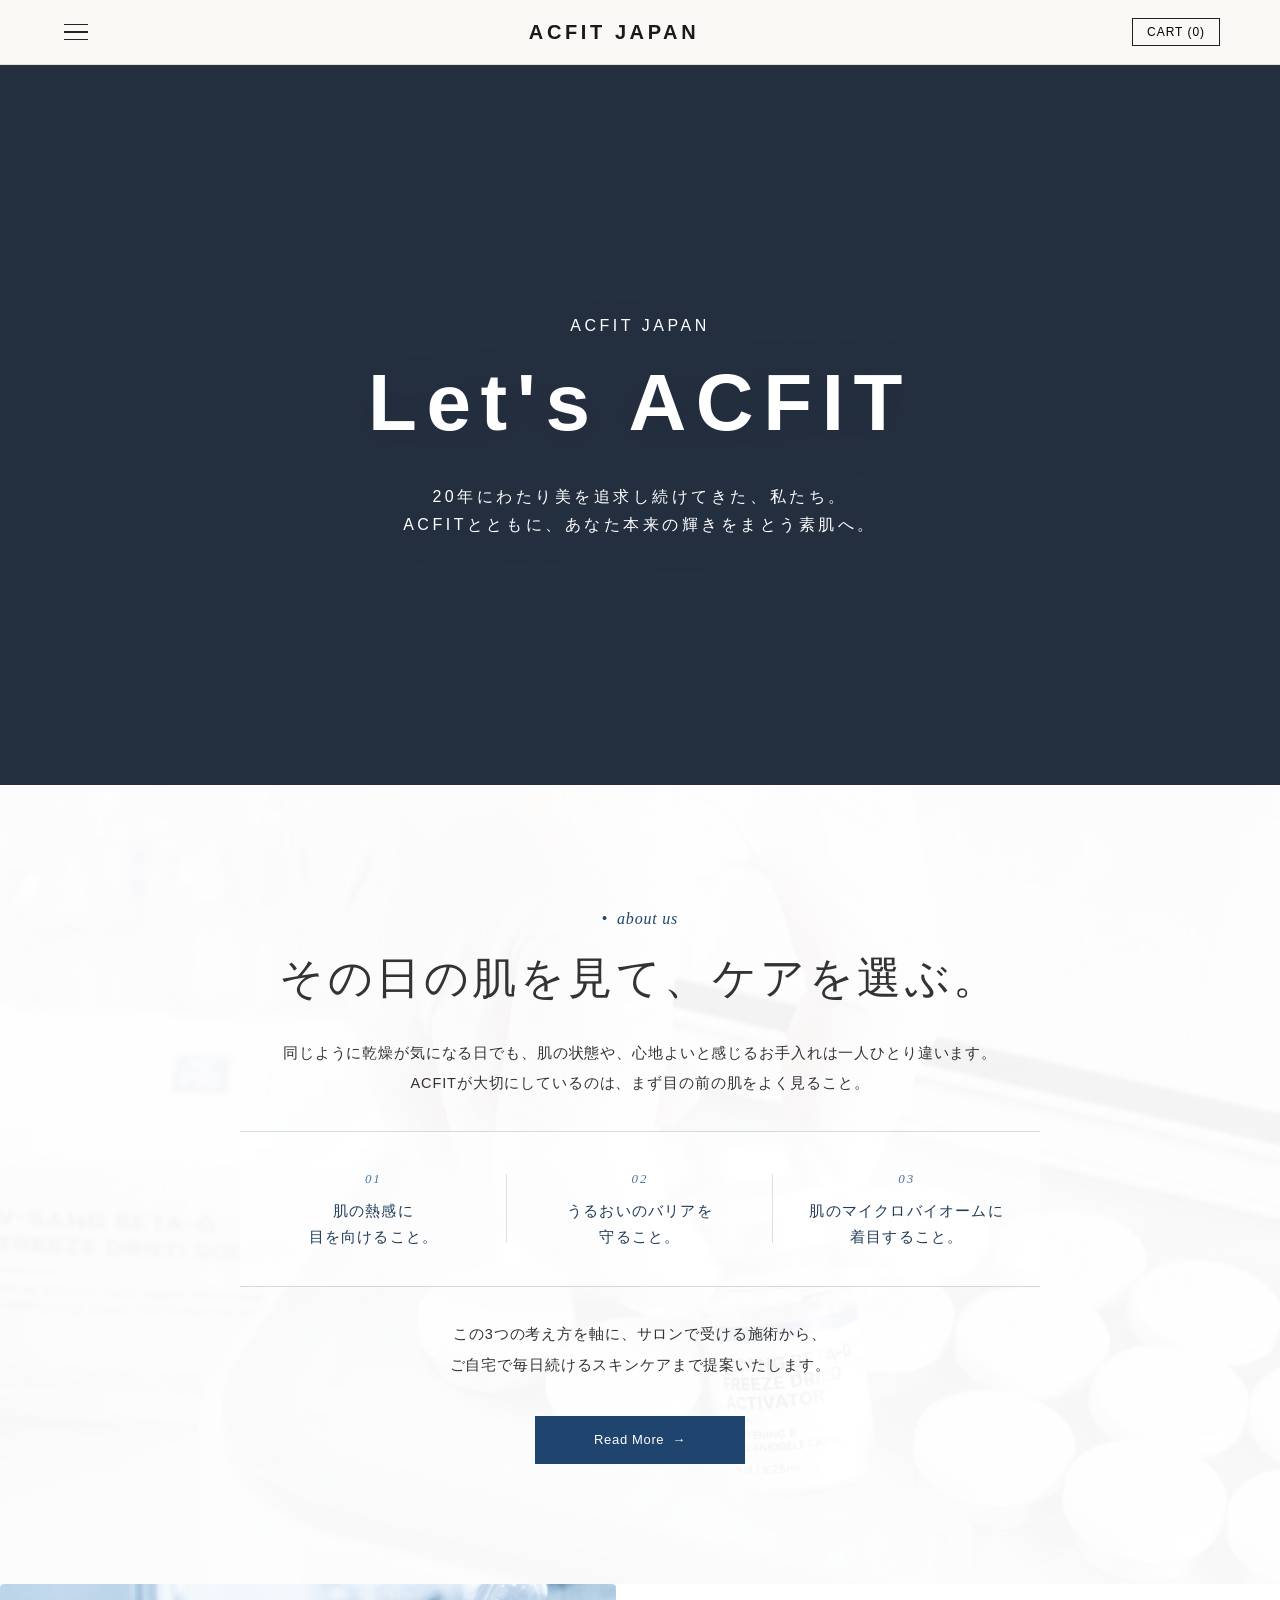
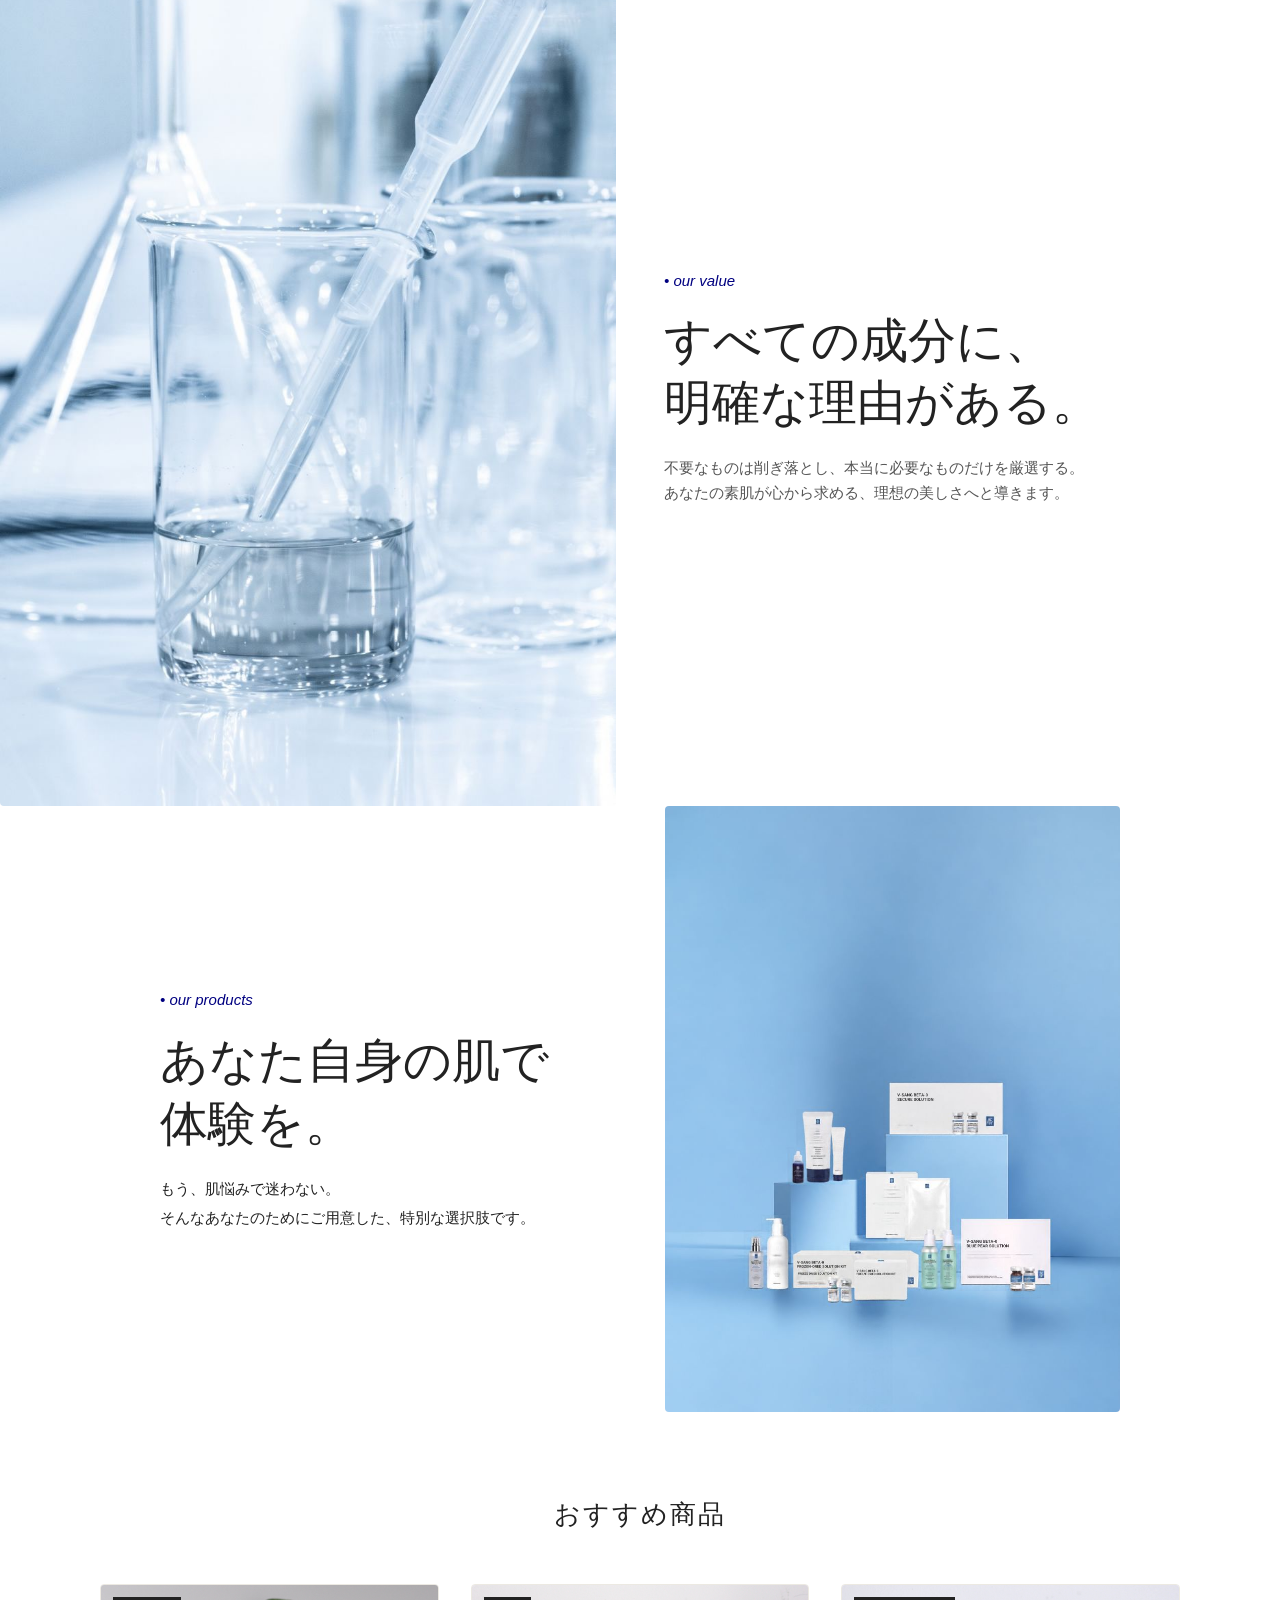
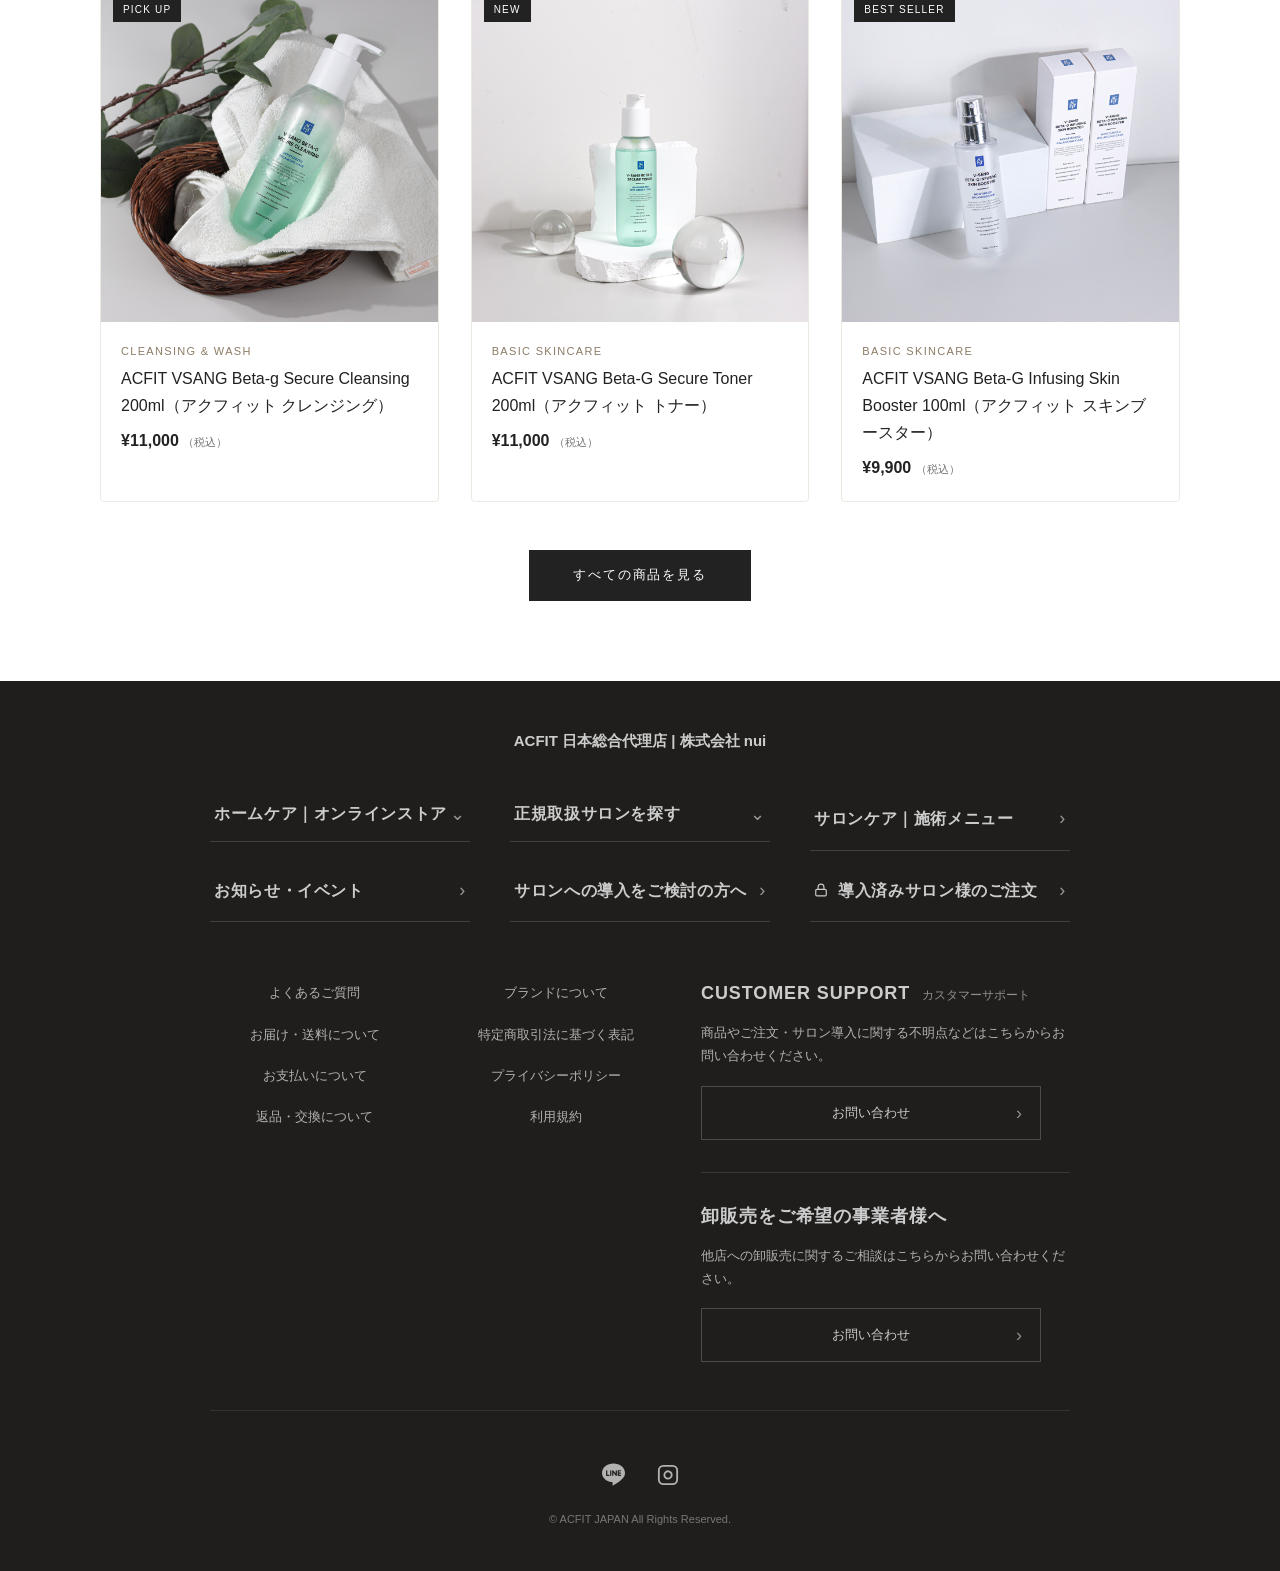
<file: acfit-page2/index.html>
<!DOCTYPE html>
<html lang="ja">
<head>
  <meta charset="UTF-8">
  <meta name="viewport" content="width=device-width, initial-scale=1.0">
  <title>ACFIT JAPAN | 公式オンラインストア</title>
  <link rel="stylesheet" href="css/style.css">
</head>
<body>
 <section class="hero-section2">
  <!-- 動画ラッパー -->
  <div class="hero-video-wrap">
    <!-- videoタグ自体に直接 src を書く方法（推奨） -->
<video class="hero-bg-video" autoplay muted loop playsinline src="videos/acfit.mp4"></video>
    <div class="hero-overlay"></div>
  </div>

  <!-- 前面画像 -->
  <div class="hero-content hero-center-img">
    <p>ACFIT JAPAN</p>
      <h1 class="fs50 bold">Let's ACFIT</h1>
      <p class="m10">20年にわたり美を追求し続けてきた、私たち。<br>
        ACFITとともに、あなた本来の輝きをまとう素肌へ。</p>
      <!-- <a href="products.html" class="btn-outline-white">商品一覧を見る</a> -->

  </div>
</section>

  <!-- ヒーローエリア -->
  <!-- <section class="hero-section">
    <div class="hero-content">
      <p>ACFIT JAPAN</p>
      <h1 class="fs50 bold">Let's ACFIT</h1>
      <p class="m10">20年にわたり美を追求し続けてきた、私たち。<br>
        ACFITとともに、あなた本来の輝きをまとう素肌へ。</p>
    </div>
  </section> -->

    <section class="about-hero-section">
  <div class="about-hero-inner">
    <span class="about-hero-subtitle">about us</span>
    <h2 class="about-hero-title">その日の肌を見て、ケアを選ぶ。</h2>

    <p class="about-hero-lead">
      同じように乾燥が気になる日でも、肌の状態や、心地よいと感じるお手入れは一人ひとり違います。<br class="pc-only">
      ACFITが大切にしているのは、まず目の前の肌をよく見ること。
    </p>

    <!-- 3つの軸（01〜03の繊細な仕切りデザイン） -->
    <ul class="about-pillars">
      <li>
        <span class="pillar-num">01</span>
        <p class="pillar-text">肌の熱感に<br>目を向けること。</p>
      </li>
      <li>
        <span class="pillar-num">02</span>
        <p class="pillar-text">うるおいのバリアを<br>守ること。</p>
      </li>
      <li>
        <span class="pillar-num">03</span>
        <p class="pillar-text">肌のマイクロバイオームに<br>着目すること。</p>
      </li>
    </ul>

    <p class="about-hero-closing">
      この3つの考え方を軸に、サロンで受ける施術から、<br class="pc-only">
      ご自宅で毎日続けるスキンケアまで提案いたします。
    </p>

    <a href="salon-menu.html" class="about-hero-btn">
      Read More <span class="arrow">→</span>
    </a>
  </div>
</section>



  <!-- ブランド説明 -->
  <div class="concept-grid">
        <div class="concept-img">
          <img src="images/2.jpg" alt="ブランドコンセプト" class="img-pc">
          <img src="images/2_sp.jpg" alt="ブランドコンセプト" class="img-sp">
        </div>
        <div class="concept-text">
          <p class="fs10 italic" style="color: navy;">• our value</p>
          <h3 class="mincho fs30">すべての成分に、<br>明確な理由がある。</h3>
          <p>不要なものは削ぎ落とし、本当に必要なものだけを厳選する。<br>
            あなたの素肌が心から求める、理想の美しさへと導きます。</p>
        </div>
      </div>
    <div class="container3">
      <div class="concept-grid3">
        <div class="concept-img3">
          <img src="images/3.jpg" alt="ブランドコンセプト" class="img-pc">
          <img src="images/3_sp.jpg" alt="ブランドコンセプト" class="img-sp">
        </div>
        <div class="concept-text3">
          <p class="fs10 italic" style="color: navy;">• our products</p>
          <h3 class="mincho fs30">あなた自身の肌で<br>体験を。</h3>
          <p>もう、肌悩みで迷わない。<br>そんなあなたのためにご用意した、特別な選択肢です。</p>
        </div>
      </div>
    </div>
  </section>

  <!-- ピックアップ商品 -->
  <section class="section-block">
    <div class="container">
      <div class="section-title">
        <h2>おすすめ商品</h2>
      </div>
      <div class="pickup-slider-wrap">
        <button type="button" class="pickup-slider-arrow prev" id="pickup-prev" aria-label="前へ">&#10094;</button>
        <div class="product-grid" id="pickup-grid"></div>
        <button type="button" class="pickup-slider-arrow next" id="pickup-next" aria-label="次へ">&#10095;</button>
      </div>
      <div class="center-btn-wrap">
        <a href="products.html" class="btn-dark">すべての商品を見る</a>
      </div>
    </div>
  </section>

  <script src="js/products.js"></script>
  <script>
    document.addEventListener("DOMContentLoaded", () => {
      const rank = getCurrentRank();
      const grid = document.getElementById("pickup-grid");

      // 最初の3商品をピックアップ表示（増やす場合は slice(0, 4) 等に変更）
      const items = Object.values(PRODUCTS_DATA).slice(0, 3);

      grid.innerHTML = items.map(item => `
        <article class="product-card">
          <a href="product.html?id=${item.id}">
            <div class="product-card-thumb">
              ${item.tag ? `<span class="product-badge">${item.tag}</span>` : ""}
              <img src="${item.images[0]}" alt="${item.name}">
            </div>
            <div class="product-card-body">
              <div class="product-cat">${item.category}</div>
              <h3 class="product-card-title">${item.name}</h3>
              <div class="product-card-price">¥${item.prices[rank].toLocaleString()}${item.variants ? "〜" : ""} <small>（税込）</small></div>
            </div>
          </a>
        </article>
      `).join("");

      // SPスライダーの矢印ボタン操作
      const prevBtn = document.getElementById("pickup-prev");
      const nextBtn = document.getElementById("pickup-next");
      if (prevBtn && nextBtn) {
        prevBtn.addEventListener("click", () => {
          const cardWidth = grid.querySelector(".product-card")?.offsetWidth || 260;
          grid.scrollBy({ left: -(cardWidth + 14), behavior: "smooth" });
        });
        nextBtn.addEventListener("click", () => {
          const cardWidth = grid.querySelector(".product-card")?.offsetWidth || 260;
          grid.scrollBy({ left: cardWidth + 14, behavior: "smooth" });
        });
      }
    });
  </script>
</body>
</html>
</file>
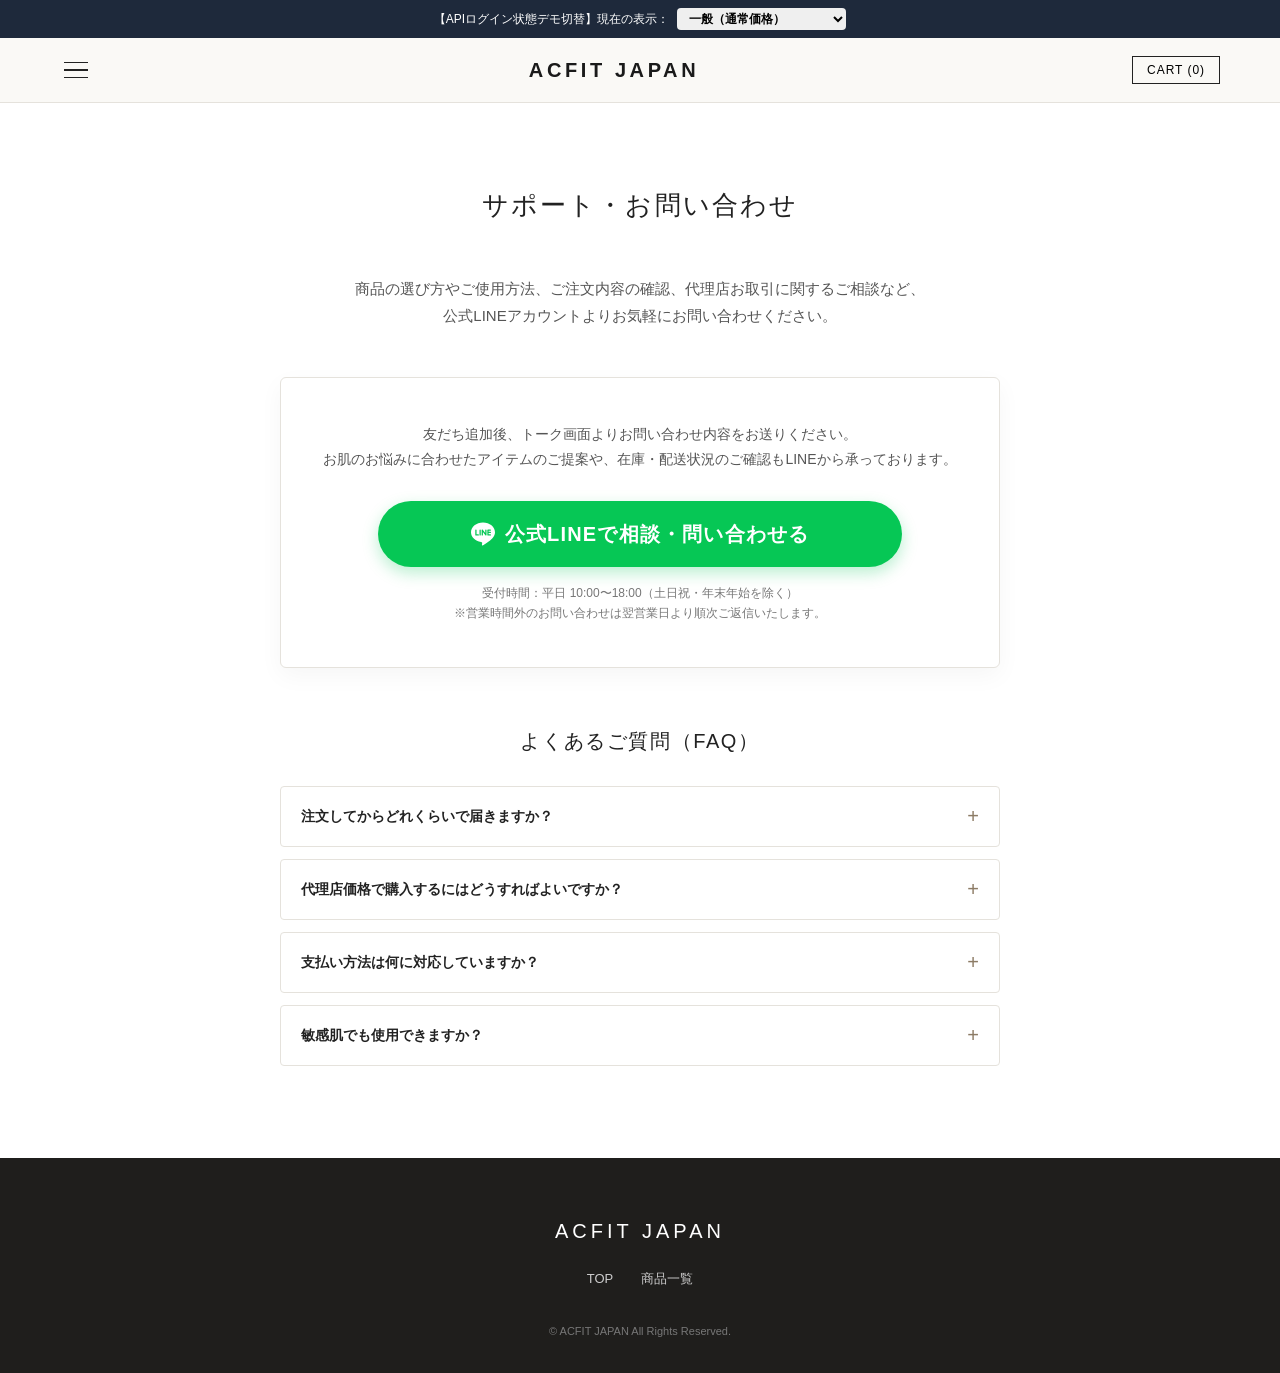
<file: acfit-page/support.html>
<!DOCTYPE html>
<html lang="ja">
<head>
  <meta charset="UTF-8">
  <meta name="viewport" content="width=device-width, initial-scale=1.0">
  <title>サポート・お問い合わせ | ACFIT JAPAN</title>
  <link rel="stylesheet" href="css/style.css">
  <style>
    /* support.html 専用スタイル（既存style.cssのトーンに統一） */
    .support-hero {
      text-align: center;
      max-width: 720px;
      margin: 0 auto 48px;
    }

    .support-hero p {
      font-size: 15px;
      color: #555;
      line-height: 1.8;
    }

    /* LINE公式アカウント誘導カード */
    .line-card {
      max-width: 720px;
      margin: 0 auto 56px;
      background: #fff;
      border: 1px solid #e5e2dc;
      border-radius: 6px;
      padding: 44px 32px;
      text-align: center;
      box-shadow: 0 8px 24px rgba(0, 0, 0, 0.04);
    }

    .line-badge {
      display: inline-block;
      background: #06C755;
      color: #fff;
      font-size: 11px;
      font-weight: 700;
      letter-spacing: 0.12em;
      padding: 4px 12px;
      border-radius: 20px;
      margin-bottom: 16px;
    }

    .line-card h3 {
      font-size: 22px;
      font-weight: 500;
      margin-bottom: 14px;
      line-height: 1.5;
    }

    .line-card .line-lead {
      font-size: 14px;
      color: #555;
      margin-bottom: 28px;
      line-height: 1.8;
    }

    .line-btn {
      display: inline-flex;
      align-items: center;
      justify-content: center;
      gap: 10px;
      background: #06C755;
      color: #fff;
      font-size: 20px;
      font-weight: 600;
      letter-spacing: 0.06em;
      padding: 16px 40px;
      border-radius: 50px;
      box-shadow: 0 6px 16px rgba(6, 199, 85, 0.28);
      transition: transform 0.2s, background 0.2s;
      width: 100%;
      max-width: 80%;
    }
    .sb {
  display: none;
}

    @media screen and (max-width: 767px) {
      .line-btn {
      max-width: 100%;
      font-size: 13px;
      padding: 10px;
      }
    .line-card .line-lead {
      font-size: 10px;
    }
    .sb {
    display: inline;
  }
  .support-hero p {
    font-size: 10px;
  }
  .line-note {
    font-size: 10px;
  }
    }

    .line-btn:hover {
      background: #05b34c;
      transform: translateY(-2px);
    }

    .line-btn svg {
      width: 24px;
      fill: currentColor;
    }

    .line-note {
      margin-top: 16px;
      font-size: 12px;
      color: #777;
    }

    /* 代理店・法人向け案内枠（ランクに応じた表示切替用） */
    .agency-support-box {
      max-width: 720px;
      margin: 0 auto 56px;
      background: #f4f1ea;
      border-left: 4px solid #8c7b65;
      padding: 24px 28px;
      border-radius: 4px;
    }

    .agency-support-box h4 {
      font-size: 16px;
      color: #222;
      margin-bottom: 8px;
    }

    .agency-support-box p {
      font-size: 13px;
      color: #555;
      line-height: 1.7;
    }

    /* よくあるご質問（アコーディオン） */
    .faq-section {
      max-width: 720px;
      margin: 0 auto;
    }

    .faq-title {
      text-align: center;
      font-size: 20px;
      font-weight: 500;
      margin-bottom: 28px;
      letter-spacing: 0.08em;
    }

    .faq-item {
      background: #fff;
      border: 1px solid #e5e2dc;
      border-radius: 4px;
      margin-bottom: 12px;
      overflow: hidden;
    }

    .faq-question {
      width: 100%;
      background: none;
      border: none;
      padding: 18px 20px;
      text-align: left;
      font-size: 14px;
      font-weight: 600;
      color: #222;
      cursor: pointer;
      display: flex;
      justify-content: space-between;
      align-items: center;
      gap: 12px;
    }

    .faq-question::after {
      content: "+";
      font-size: 20px;
      font-weight: 400;
      color: #8c7b65;
      transition: transform 0.2s;
    }

    .faq-item.is-open .faq-question::after {
      content: "−";
    }

    .faq-answer {
      display: none;
      padding: 0 20px 20px;
      font-size: 13px;
      color: #555;
      line-height: 1.8;
      border-top: 1px solid #f2efe9;
      padding-top: 14px;
    }

    .faq-item.is-open .faq-answer {
      display: block;
    }

    @media (max-width: 768px) {
      .line-card {
        padding: 32px 20px;
      }
      .line-card h3 {
        font-size: 19px;
      }
    }
  </style>
</head>
<body>

  <section class="section-block">
    <div class="container">
      <div class="section-title">
        <h2 >サポート・お問い合わせ</h2>
      </div>

      <div class="support-hero">
        <p>商品の選び方やご使用方法、ご注文内容の確認、<br class="sb">代理店お取引に関するご相談など、<br>公式LINEアカウントよりお気軽にお問い合わせください。</p>
      </div>

      <!-- LINE公式アカウント誘導カード -->
      <div class="line-card">
        <p class="line-lead">
          友だち追加後、トーク画面より<br class="sb">お問い合わせ内容をお送りください。<br><br class="sb">
          お肌のお悩みに合わせたアイテムのご提案や、<br class="sb">在庫・配送状況のご確認もLINEから承っております。
        </p>

        <!-- ★本番のLINE友だち追加URL（https://lin.ee/〇〇）に差し替えてください -->
        <a href="https://line.me/R/ti/p/@example" target="_blank" rel="noopener noreferrer" class="line-btn">
          <svg viewBox="0 0 24 24" aria-hidden="true">
            <path d="M19.365 9.863c.349 0 .63.285.63.631 0 .345-.281.63-.63.63H17.61v1.125h1.755c.349 0 .63.283.63.63 0 .344-.281.629-.63.629h-2.386c-.345 0-.627-.285-.627-.629V8.108c0-.345.282-.63.63-.63h2.386c.346 0 .627.285.627.63 0 .349-.281.63-.63.63H17.61v1.125h1.755zm-3.855 3.016c0 .27-.174.51-.432.596-.064.021-.133.031-.199.031-.211 0-.391-.09-.51-.25l-2.443-3.317v2.94c0 .344-.279.629-.631.629-.346 0-.626-.285-.626-.629V8.108c0-.27.173-.51.43-.595.06-.023.136-.033.194-.033.195 0 .375.104.495.254l2.462 3.33V8.108c0-.345.282-.63.63-.63.345 0 .63.285.63.63v4.771zm-5.741 0c0 .344-.282.629-.631.629-.345 0-.627-.285-.627-.629V8.108c0-.345.282-.63.63-.63.346 0 .628.285.628.63v4.771zm-2.466.629H4.917c-.345 0-.63-.285-.63-.629V8.108c0-.345.285-.63.63-.63.348 0 .63.285.63.63v4.141h1.756c.348 0 .629.283.629.63 0 .344-.282.629-.629.629M24 10.314C24 4.943 18.615.572 12 .572S0 4.943 0 10.314c0 4.811 4.27 8.842 10.035 9.608.391.082.923.258 1.058.59.12.301.079.766.038 1.08l-.164 1.02c-.045.301-.24 1.186 1.049.645 1.291-.539 6.916-4.078 9.436-6.975C23.176 14.393 24 12.458 24 10.314"/>
          </svg>
          公式LINEで相談・問い合わせる
        </a>

        <p class="line-note">受付時間：平日 10:00〜18:00<br class="sb">（土日祝・年末年始を除く）<br><br class="sb">※営業時間外のお問い合わせは翌営業日より順次ご返信いたします。</p>
      </div>

      <!-- よくあるご質問 -->
      <div class="faq-section">
        <h3 class="faq-title">よくあるご質問（FAQ）</h3>

        <div class="faq-item">
          <button class="faq-question" type="button">注文してからどれくらいで届きますか？</button>
          <div class="faq-answer">通常、決済完了後1〜3営業日以内に発送いたします。発送完了後にお荷物のお問い合わせ番号をご案内いたします。</div>
        </div>

        <div class="faq-item">
          <button class="faq-question" type="button">代理店価格で購入するにはどうすればよいですか？</button>
          <div class="faq-answer">事前に代理店アカウントの登録が必要です。公式LINEよりお申し込みいただき、発行された専用IDでログインしていただくと自動的に卸価格が適用されます。</div>
        </div>

        <div class="faq-item">
          <button class="faq-question" type="button">支払い方法は何に対応していますか？</button>
          <div class="faq-answer">各種クレジットカード決済（Square決済）に対応しております。決済情報は暗号化され安全に処理されます。</div>
        </div>

        <div class="faq-item">
          <button class="faq-question" type="button">敏感肌でも使用できますか？</button>
          <div class="faq-answer">無香料・無着色・アルコールフリーの低刺激処方を採用しておりますが、すべての方に刺激が起きないわけではございません。ご不安な場合はLINEにて成分表のご案内も可能です。</div>
        </div>
      </div>

    </div>
  </section>

  <!-- 共通ヘッダー・ハンバーガーメニュー・カート・フッターを読み込み -->
  <script src="js/products.js"></script>
  <script>
    document.addEventListener("DOMContentLoaded", () => {
      // FAQアコーディオン開閉
      document.querySelectorAll(".faq-question").forEach(btn => {
        btn.addEventListener("click", () => {
          btn.parentElement.classList.toggle("is-open");
        });
      });

      // ログイン状態（ランク）に応じたメッセージ調整
      const rank = getCurrentRank();
      const noticeEl = document.getElementById("agency-notice");
      if (rank === "agency" || rank === "vip_agency") {
        noticeEl.innerHTML = `
          <h4>【${RANK_LABELS[rank]} 様専用窓口】</h4>
          <p>いつもお取引いただきありがとうございます。大口ロットのご相談や販促POP・テスターのご依頼も上記公式LINEより直接担当者へご連絡いただけます。</p>
        `;
      }
    });
  </script>
</body>
</html>
</file>
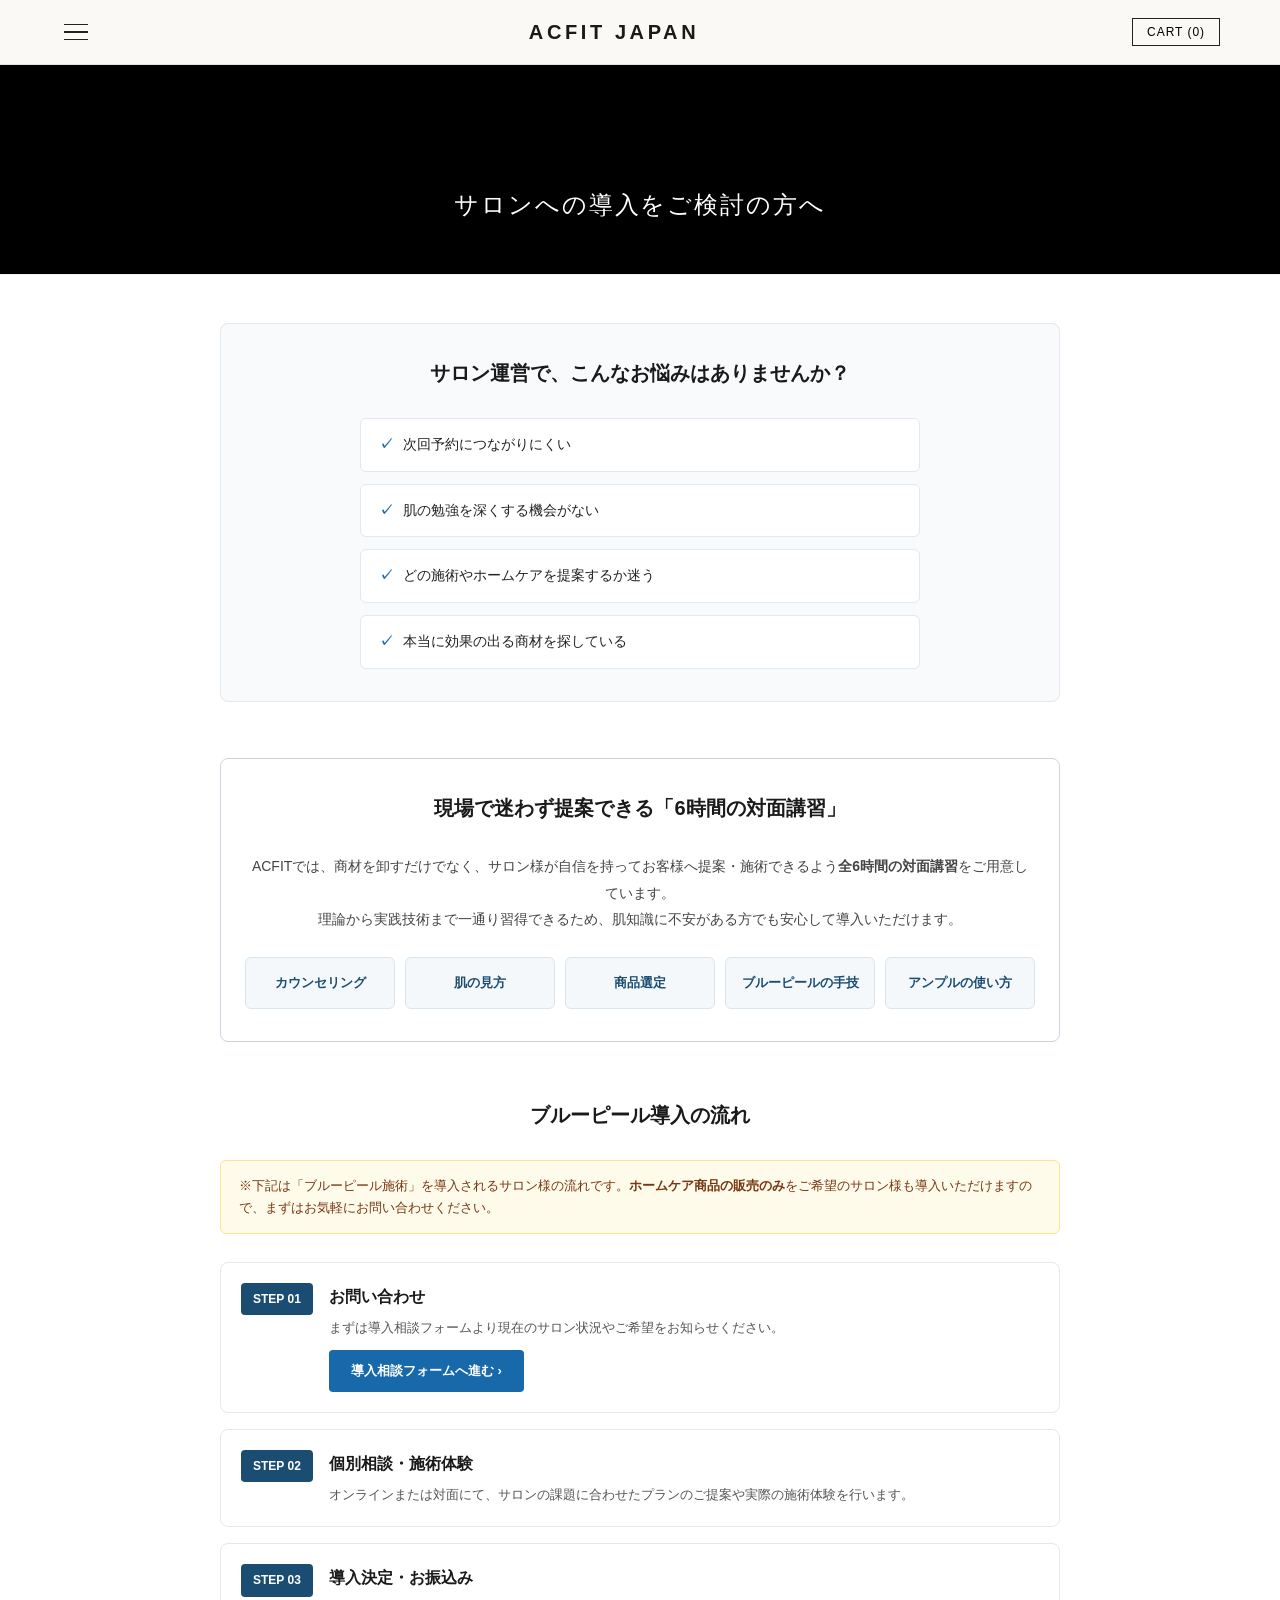
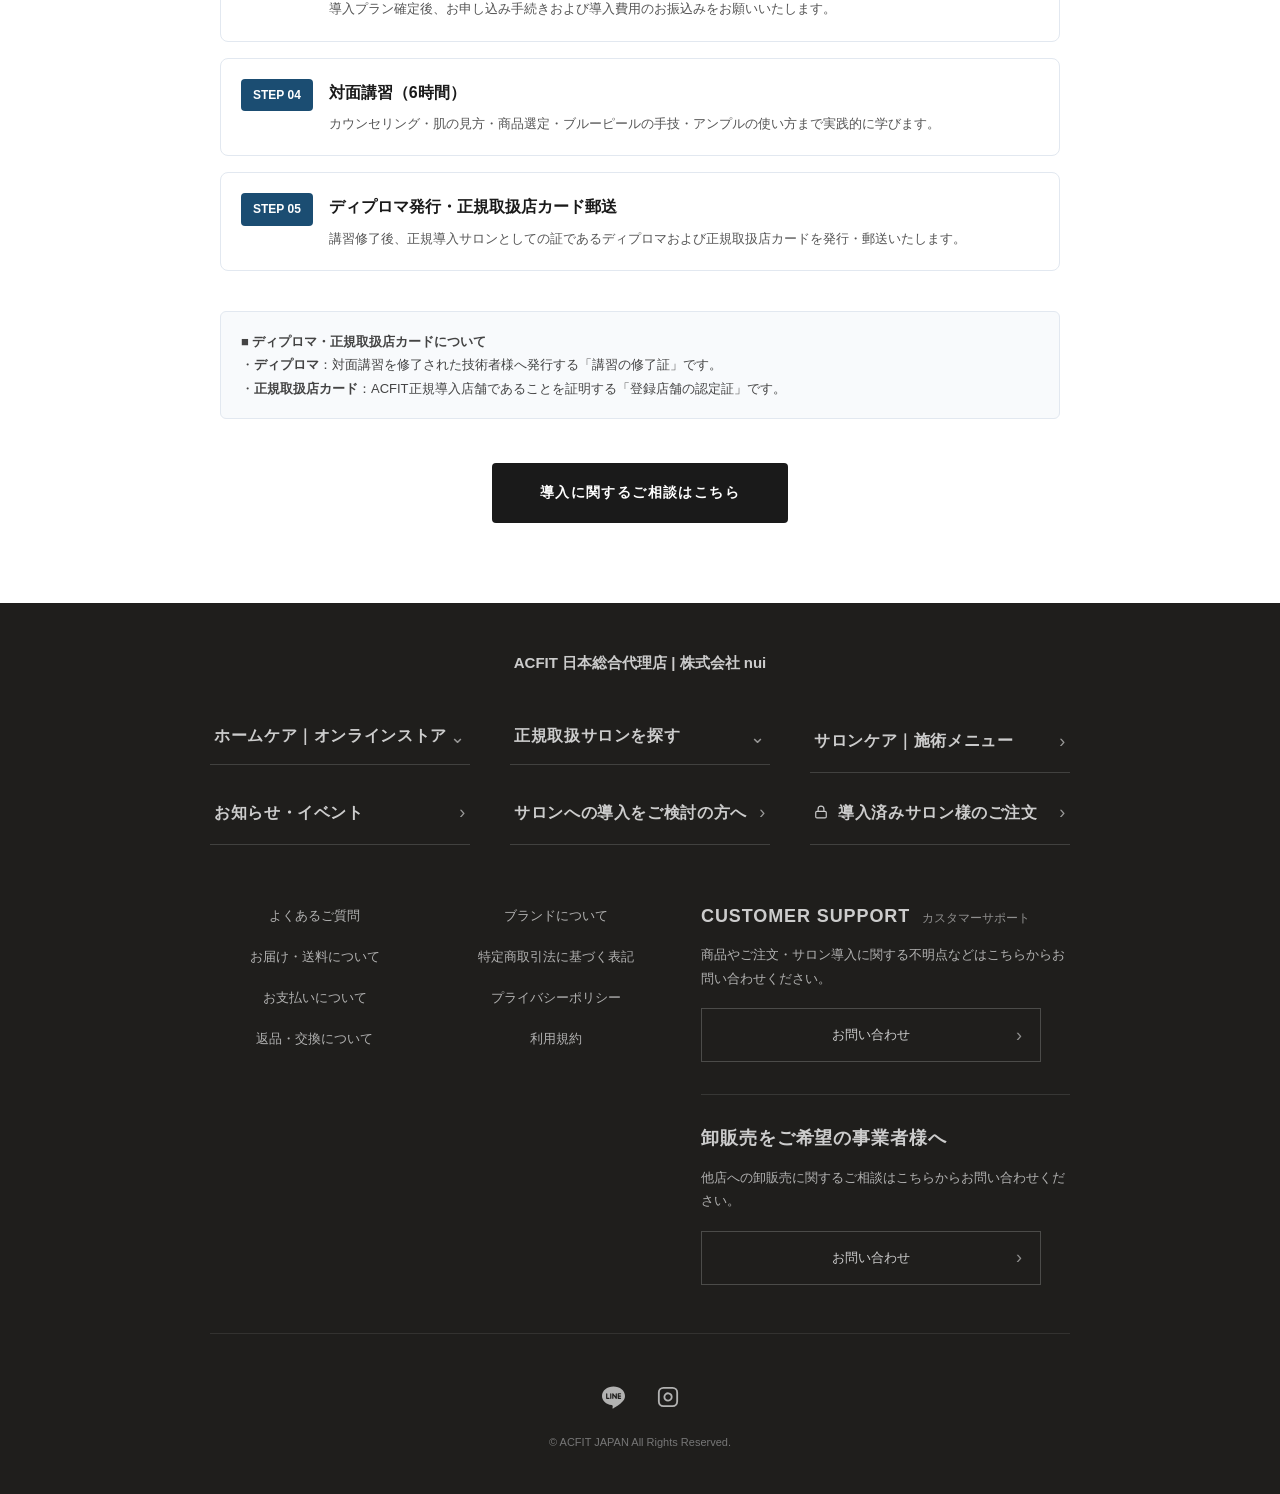
<file: acfit-page2/for-salons.html>
<!DOCTYPE html>
<html lang="ja">
<head>
  <meta charset="UTF-8">
  <meta name="viewport" content="width=device-width, initial-scale=1.0">
  <title>サロンへの導入をご検討の方へ | ACFIT JAPAN</title>
  <link rel="stylesheet" href="css/style.css">
</head>
<body>

  <div class="page-header">
    <h1>サロンへの導入をご検討の方へ</h1>
  </div>

  <main class="partner-container">

    <!-- 冒頭：お悩み -->
    <section class="worry-box">
      <h2 class="sec-title">サロン運営で、こんなお悩みはありませんか？</h2>
      <ul class="worry-list">
        <li>次回予約につながりにくい</li>
        <li>肌の勉強を深くする機会がない</li>
        <li>どの施術やホームケアを提案するか迷う</li>
        <li>本当に効果の出る商材を探している</li>
      </ul>
    </section>

    <!-- 対面講習について -->
    <section class="training-box">
      <h2 class="sec-title">現場で迷わず提案できる「6時間の対面講習」</h2>
      <p class="training-lead">
        ACFITでは、商材を卸すだけでなく、サロン様が自信を持ってお客様へ提案・施術できるよう<strong>全6時間の対面講習</strong>をご用意しています。<br>
        理論から実践技術まで一通り習得できるため、肌知識に不安がある方でも安心して導入いただけます。
      </p>
      <div class="curriculum-grid">
        <div class="curriculum-item">カウンセリング</div>
        <div class="curriculum-item">肌の見方</div>
        <div class="curriculum-item">商品選定</div>
        <div class="curriculum-item">ブルーピールの手技</div>
        <div class="curriculum-item">アンプルの使い方</div>
      </div>
    </section>

    <!-- ブルーピール導入の流れ -->
    <section>
      <h2 class="sec-title">ブルーピール導入の流れ</h2>

      <div class="flow-note">
        ※下記は「ブルーピール施術」を導入されるサロン様の流れです。<strong>ホームケア商品の販売のみ</strong>をご希望のサロン様も導入いただけますので、まずはお気軽にお問い合わせください。
      </div>

      <div class="flow-list">
        <div class="flow-step">
          <span class="flow-num">STEP 01</span>
          <div class="flow-content">
            <h3>お問い合わせ</h3>
            <p>まずは導入相談フォームより現在のサロン状況やご希望をお知らせください。</p>
            <a href="https://forms.gle/【導入相談フォームID】" target="_blank" rel="noopener" class="flow-inline-btn">導入相談フォームへ進む &rsaquo;</a>
          </div>
        </div>

        <div class="flow-step">
          <span class="flow-num">STEP 02</span>
          <div class="flow-content">
            <h3>個別相談・施術体験</h3>
            <p>オンラインまたは対面にて、サロンの課題に合わせたプランのご提案や実際の施術体験を行います。</p>
          </div>
        </div>

        <div class="flow-step">
          <span class="flow-num">STEP 03</span>
          <div class="flow-content">
            <h3>導入決定・お振込み</h3>
            <p>導入プラン確定後、お申し込み手続きおよび導入費用のお振込みをお願いいたします。</p>
          </div>
        </div>

        <div class="flow-step">
          <span class="flow-num">STEP 04</span>
          <div class="flow-content">
            <h3>対面講習（6時間）</h3>
            <p>カウンセリング・肌の見方・商品選定・ブルーピールの手技・アンプルの使い方まで実践的に学びます。</p>
          </div>
        </div>

        <div class="flow-step">
          <span class="flow-num">STEP 05</span>
          <div class="flow-content">
            <h3>ディプロマ発行・正規取扱店カード郵送</h3>
            <p>講習修了後、正規導入サロンとしての証であるディプロマおよび正規取扱店カードを発行・郵送いたします。</p>
          </div>
        </div>
      </div>

      <div class="cert-info">
        <strong>■ ディプロマ・正規取扱店カードについて</strong><br>
        ・<strong>ディプロマ</strong>：対面講習を修了された技術者様へ発行する「講習の修了証」です。<br>
        ・<strong>正規取扱店カード</strong>：ACFIT正規導入店舗であることを証明する「登録店舗の認定証」です。
      </div>

      <div class="cta-center">
        <a href="https://forms.gle/【導入相談フォームID】" target="_blank" rel="noopener" class="cta-main-btn">導入に関するご相談はこちら</a>
      </div>
    </section>

  </main>

  <script src="js/products.js"></script>
</body>
</html>
</file>
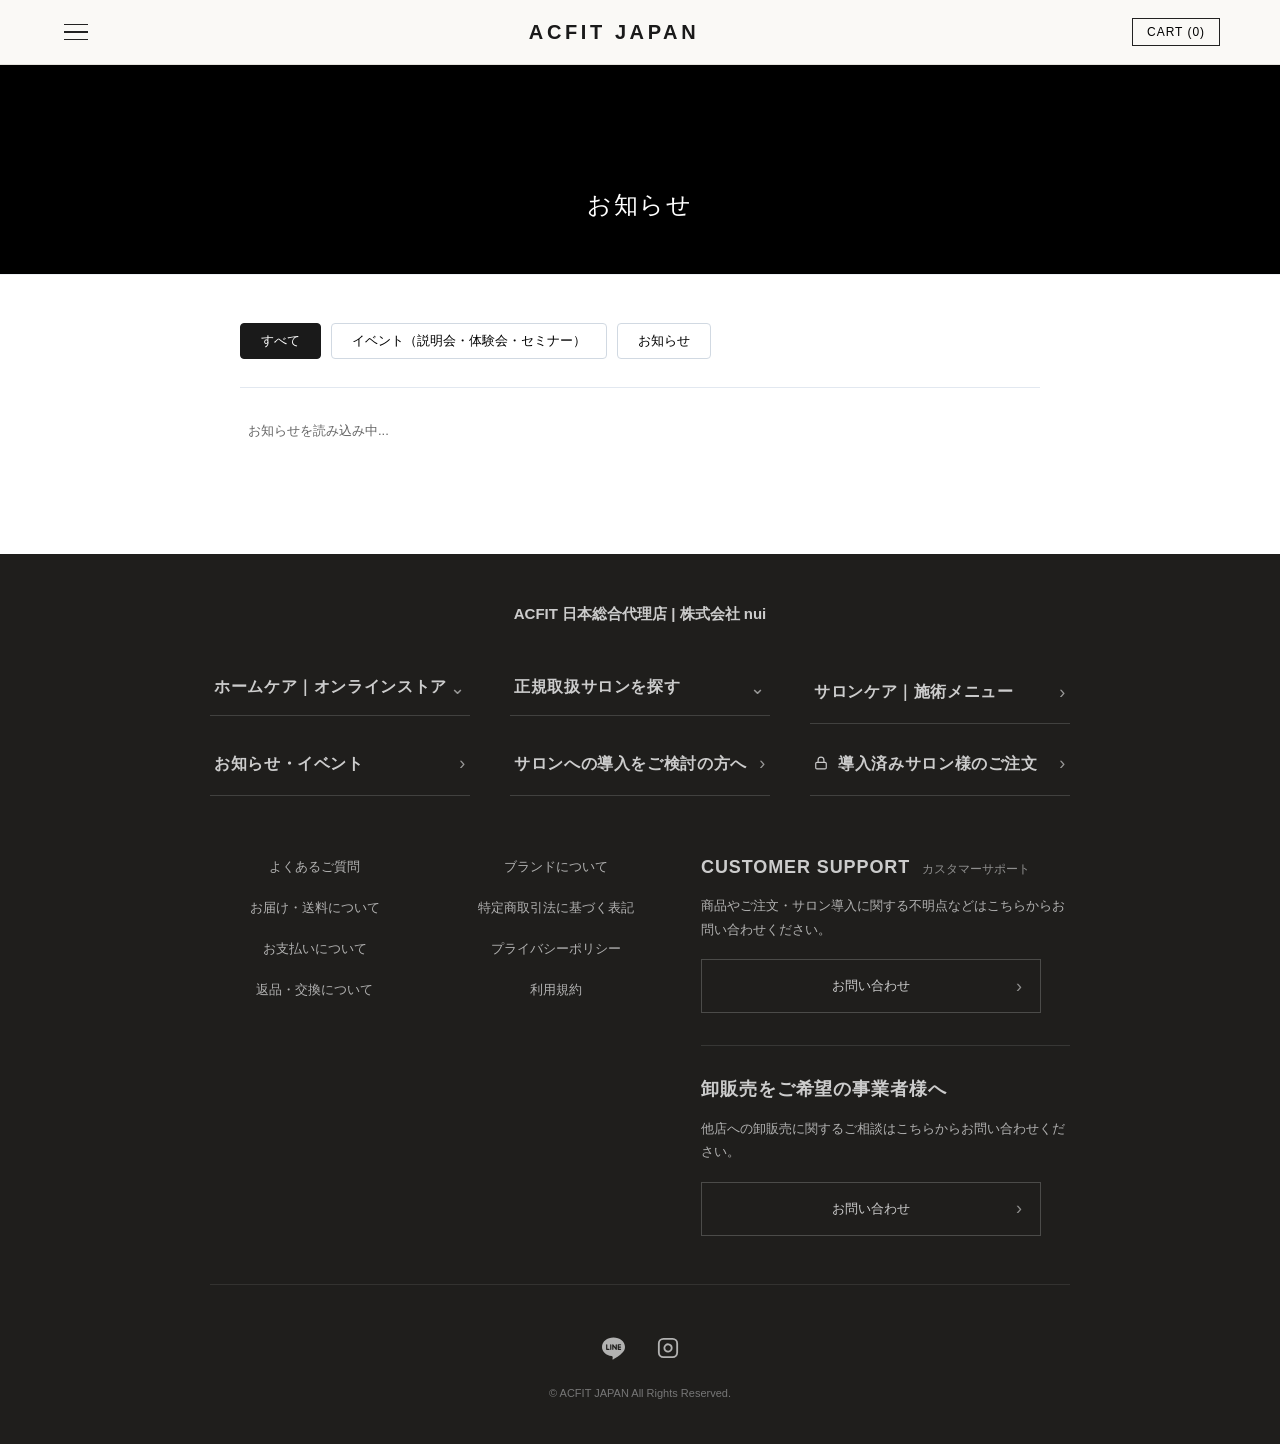
<file: acfit-page2/news.html>
<!DOCTYPE html>
<html lang="ja">
<head>
  <meta charset="UTF-8">
  <meta name="viewport" content="width=device-width, initial-scale=1.0">
  <title>お知らせ・イベント | ACFIT JAPAN</title>
  <link rel="stylesheet" href="css/style.css">
</head>
<body>

  <div class="page-header">
    <h1>お知らせ</h1>
  </div>

  <main class="news-container">
    <div class="news-tabs">
      <button type="button" class="news-tab is-active" data-cat="ALL">すべて</button>
      <button type="button" class="news-tab" data-cat="イベント">イベント（説明会・体験会・セミナー）</button>
      <button type="button" class="news-tab" data-cat="お知らせ">お知らせ</button>
    </div>

    <div class="news-list" id="news-list">
      <p style="padding:32px 8px;color:#666;font-size:13px;">お知らせを読み込み中...</p>
    </div>
  </main>

  <script src="js/products.js"></script>
  <script>
    let allNews = [];
    let currentCat = "ALL";

    function renderNews() {
      const listEl = document.getElementById("news-list");
      const filtered = allNews.filter(item => currentCat === "ALL" || item.category === currentCat);

      if (filtered.length === 0) {
        listEl.innerHTML = `<p style="padding:32px 8px;color:#666;font-size:13px;">該当するお知らせはありません。</p>`;
        return;
      }

      listEl.innerHTML = filtered.map(item => {
        const badgeClass = item.category === "イベント" ? "cat-event" : "cat-info";
        const contentHTML = `
          <div class="news-meta">
            <span class="news-date">${item.date}</span>
            <span class="news-cat ${badgeClass}">${item.category}</span>
          </div>
          <h2 class="news-title">${item.title}</h2>
          <p class="news-body">${item.body}</p>
        `;

        if (item.url) {
          const isExternal = item.url.startsWith("http");
          const targetAttr = isExternal ? `target="_blank" rel="noopener"` : "";
          return `
            <article class="news-item">
              <a href="${item.url}" ${targetAttr} style="display:block;text-decoration:none;color:inherit;">
                ${contentHTML}
                <span style="display:inline-block;margin-top:10px;font-size:12px;font-weight:600;color:#1769aa;">詳細を見る &rsaquo;</span>
              </a>
            </article>
          `;
        }

        return `
          <article class="news-item">
            ${contentHTML}
          </article>
        `;
      }).join("");
    }

    document.addEventListener("DOMContentLoaded", () => {
      document.querySelectorAll(".news-tab").forEach(tab => {
        tab.addEventListener("click", () => {
          document.querySelectorAll(".news-tab").forEach(t => t.classList.remove("is-active"));
          tab.classList.add("is-active");
          currentCat = tab.dataset.cat;
          renderNews();
        });
      });

      if (window.ACFIT_NEWS_DATA && window.ACFIT_NEWS_DATA.length > 0) {
        allNews = window.ACFIT_NEWS_DATA;
        renderNews();
      }
    });

    window.addEventListener("acfit:newsLoaded", (e) => {
      allNews = e.detail || [];
      renderNews();
    });
  </script>
</body>
</html>
</file>
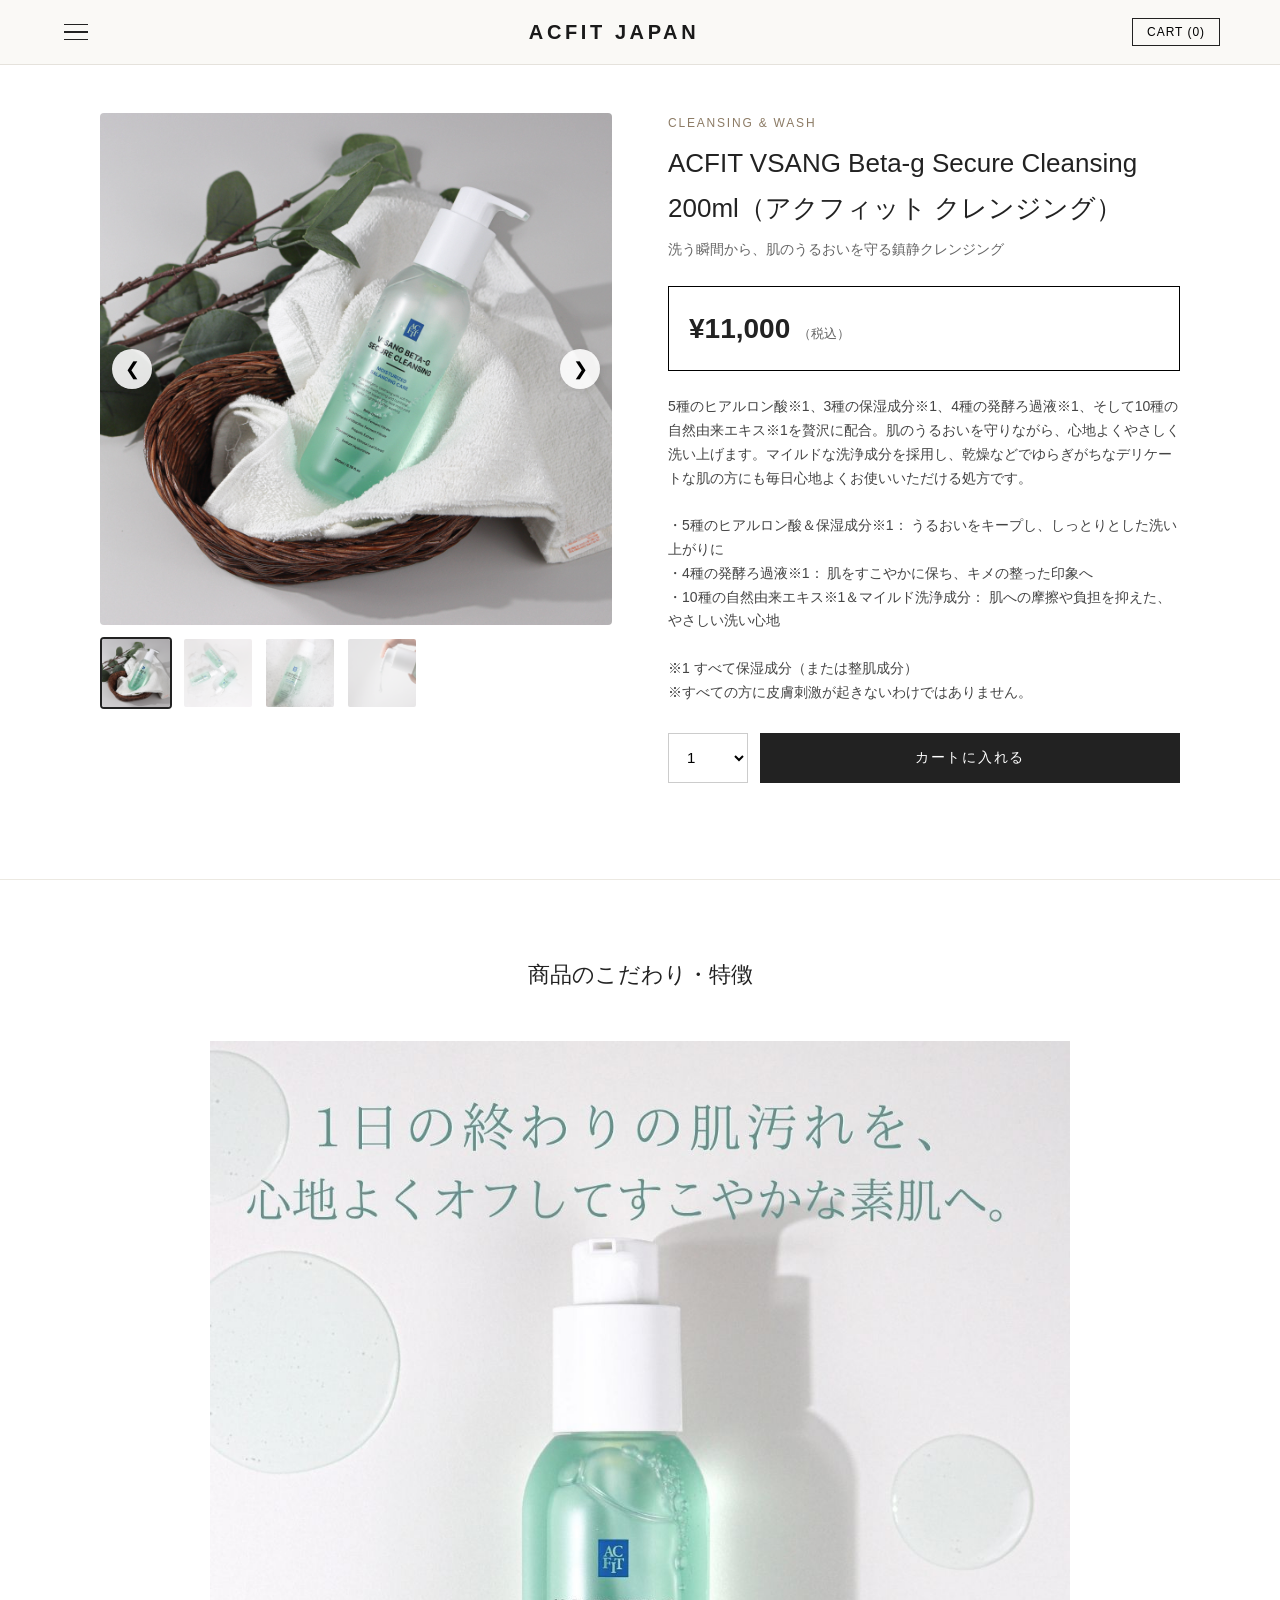
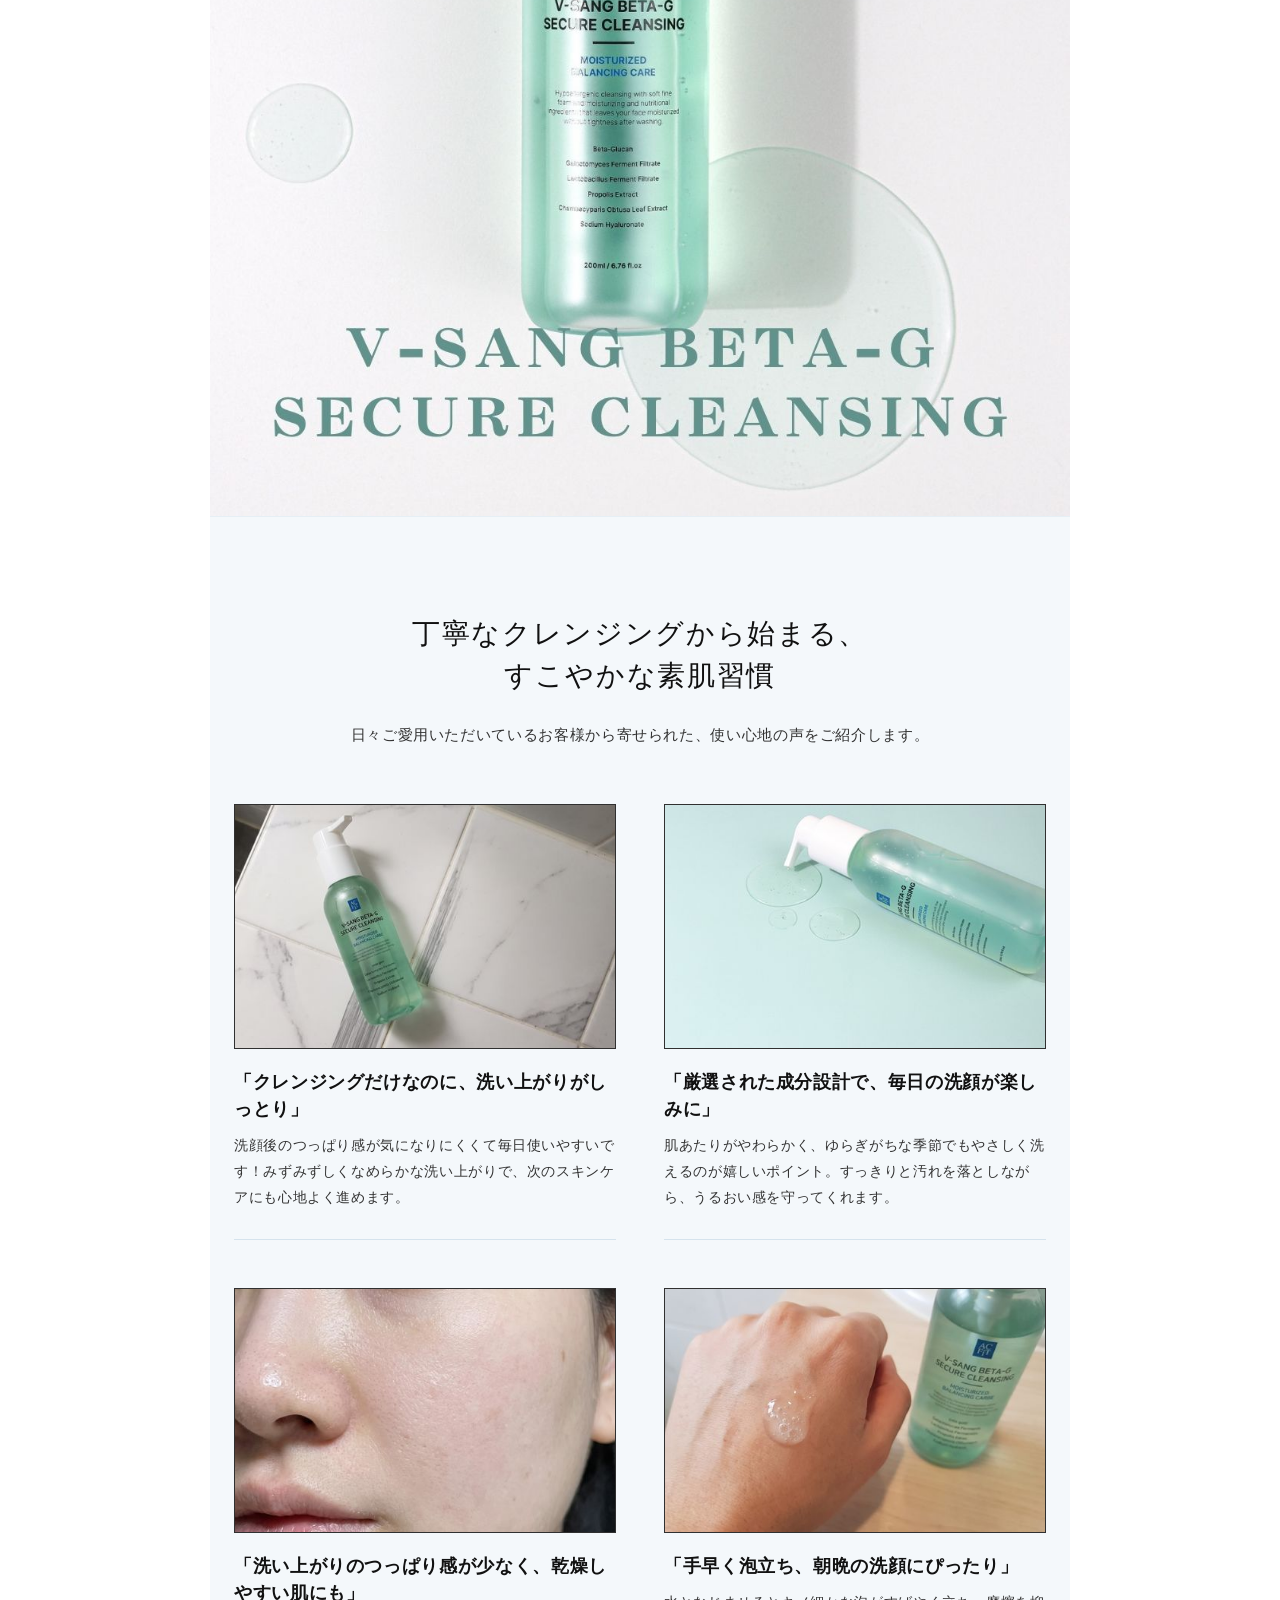
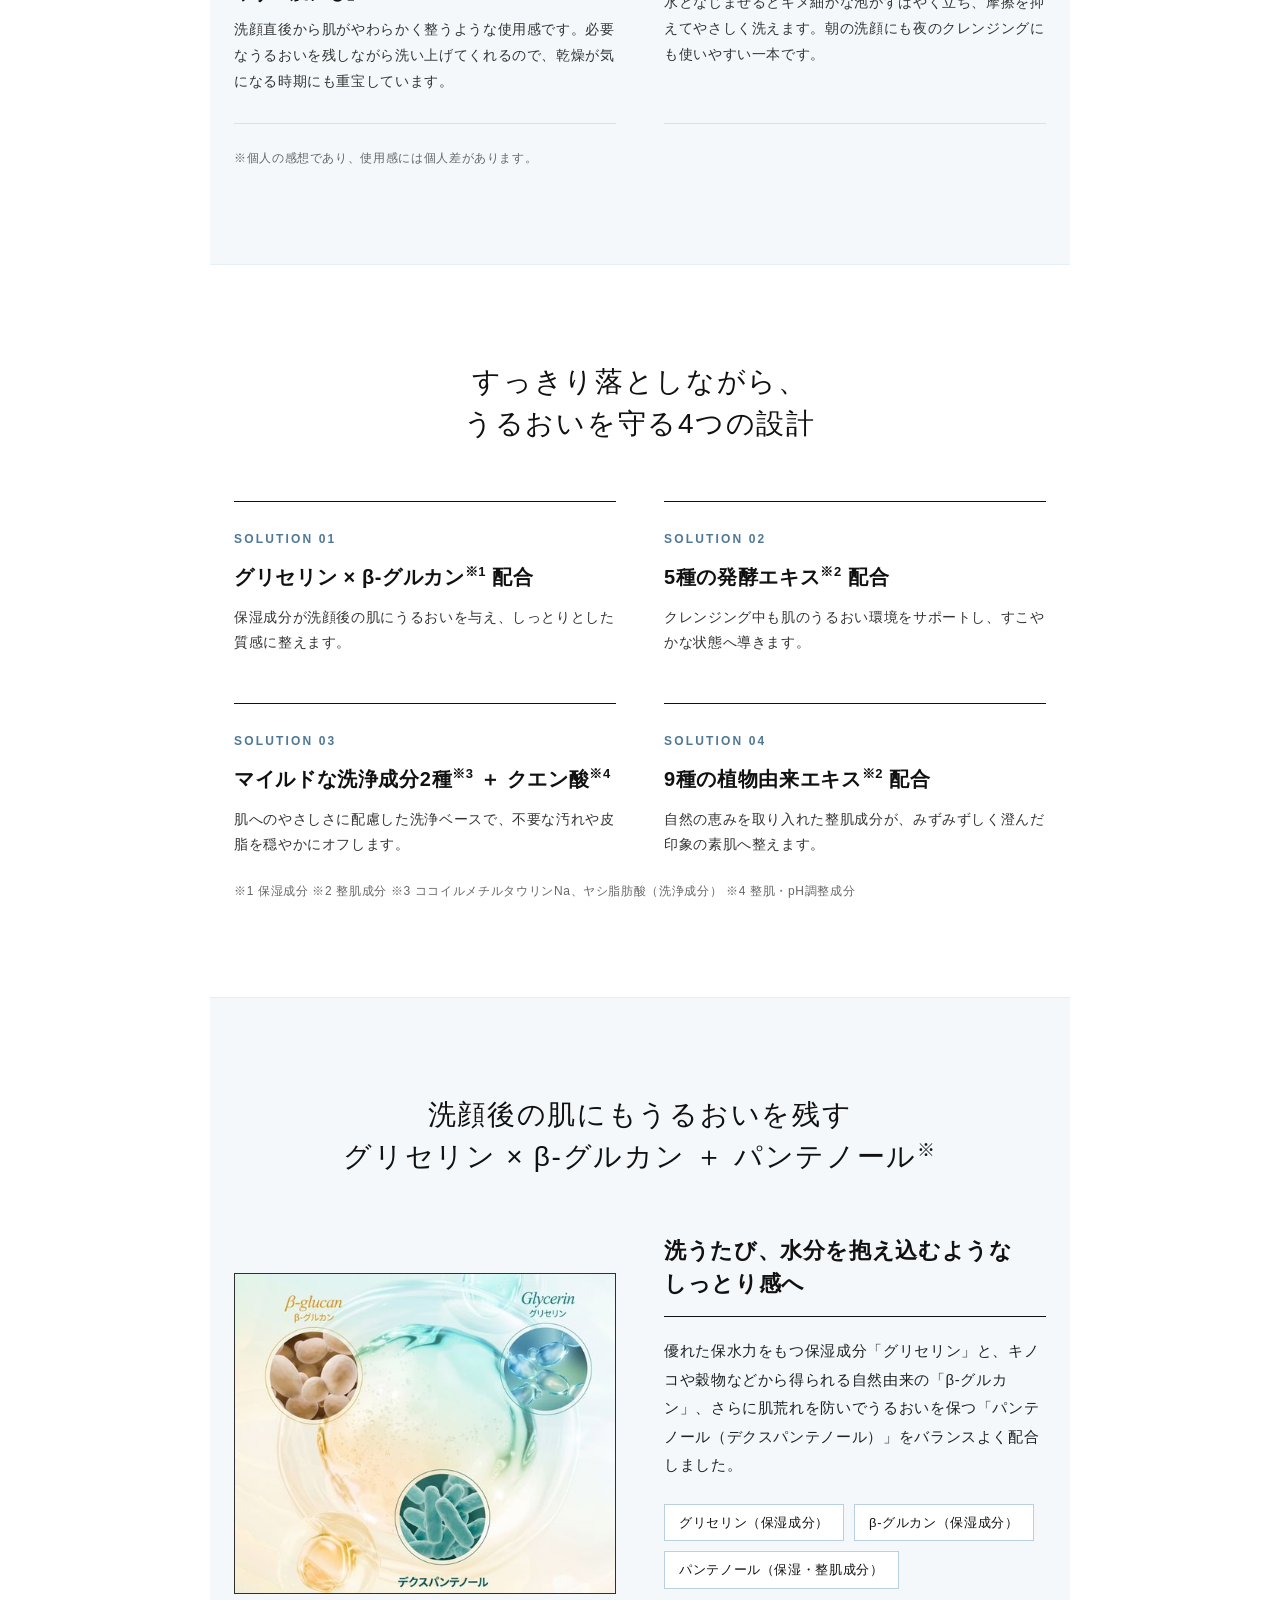
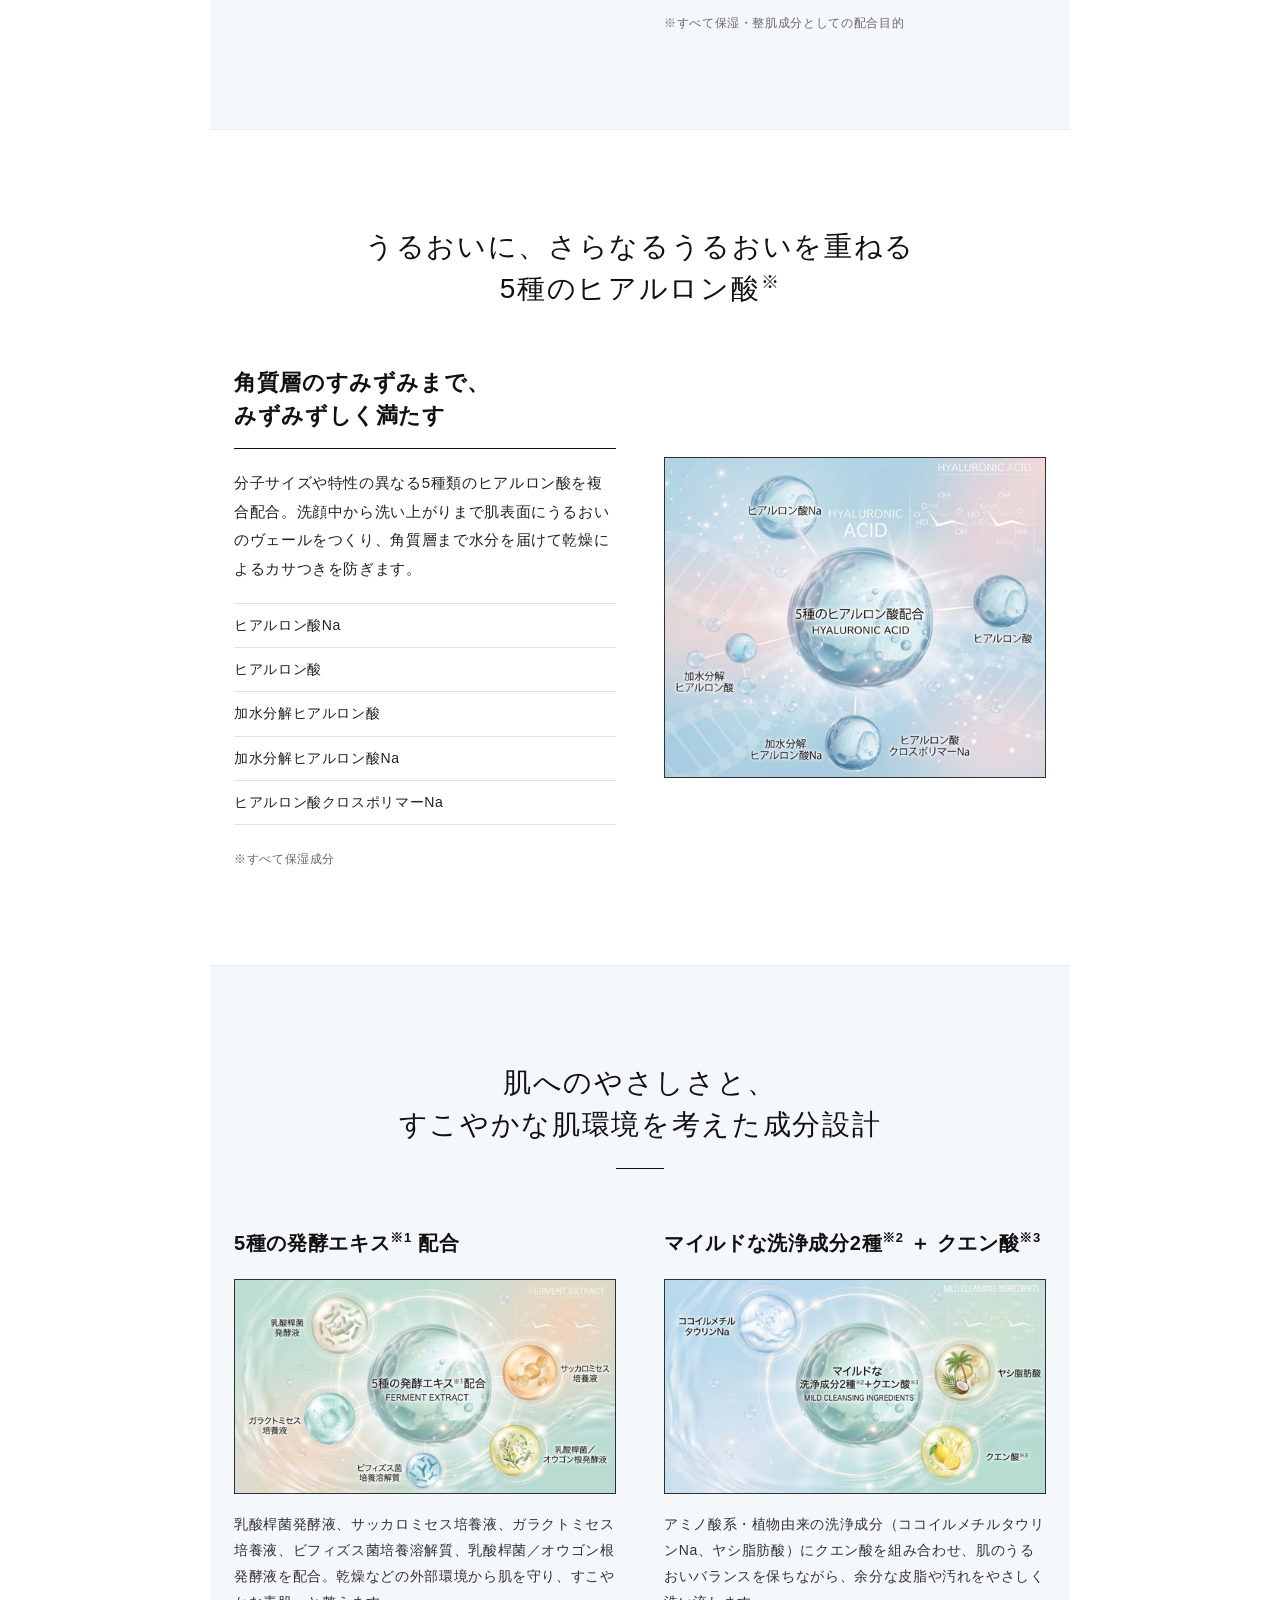
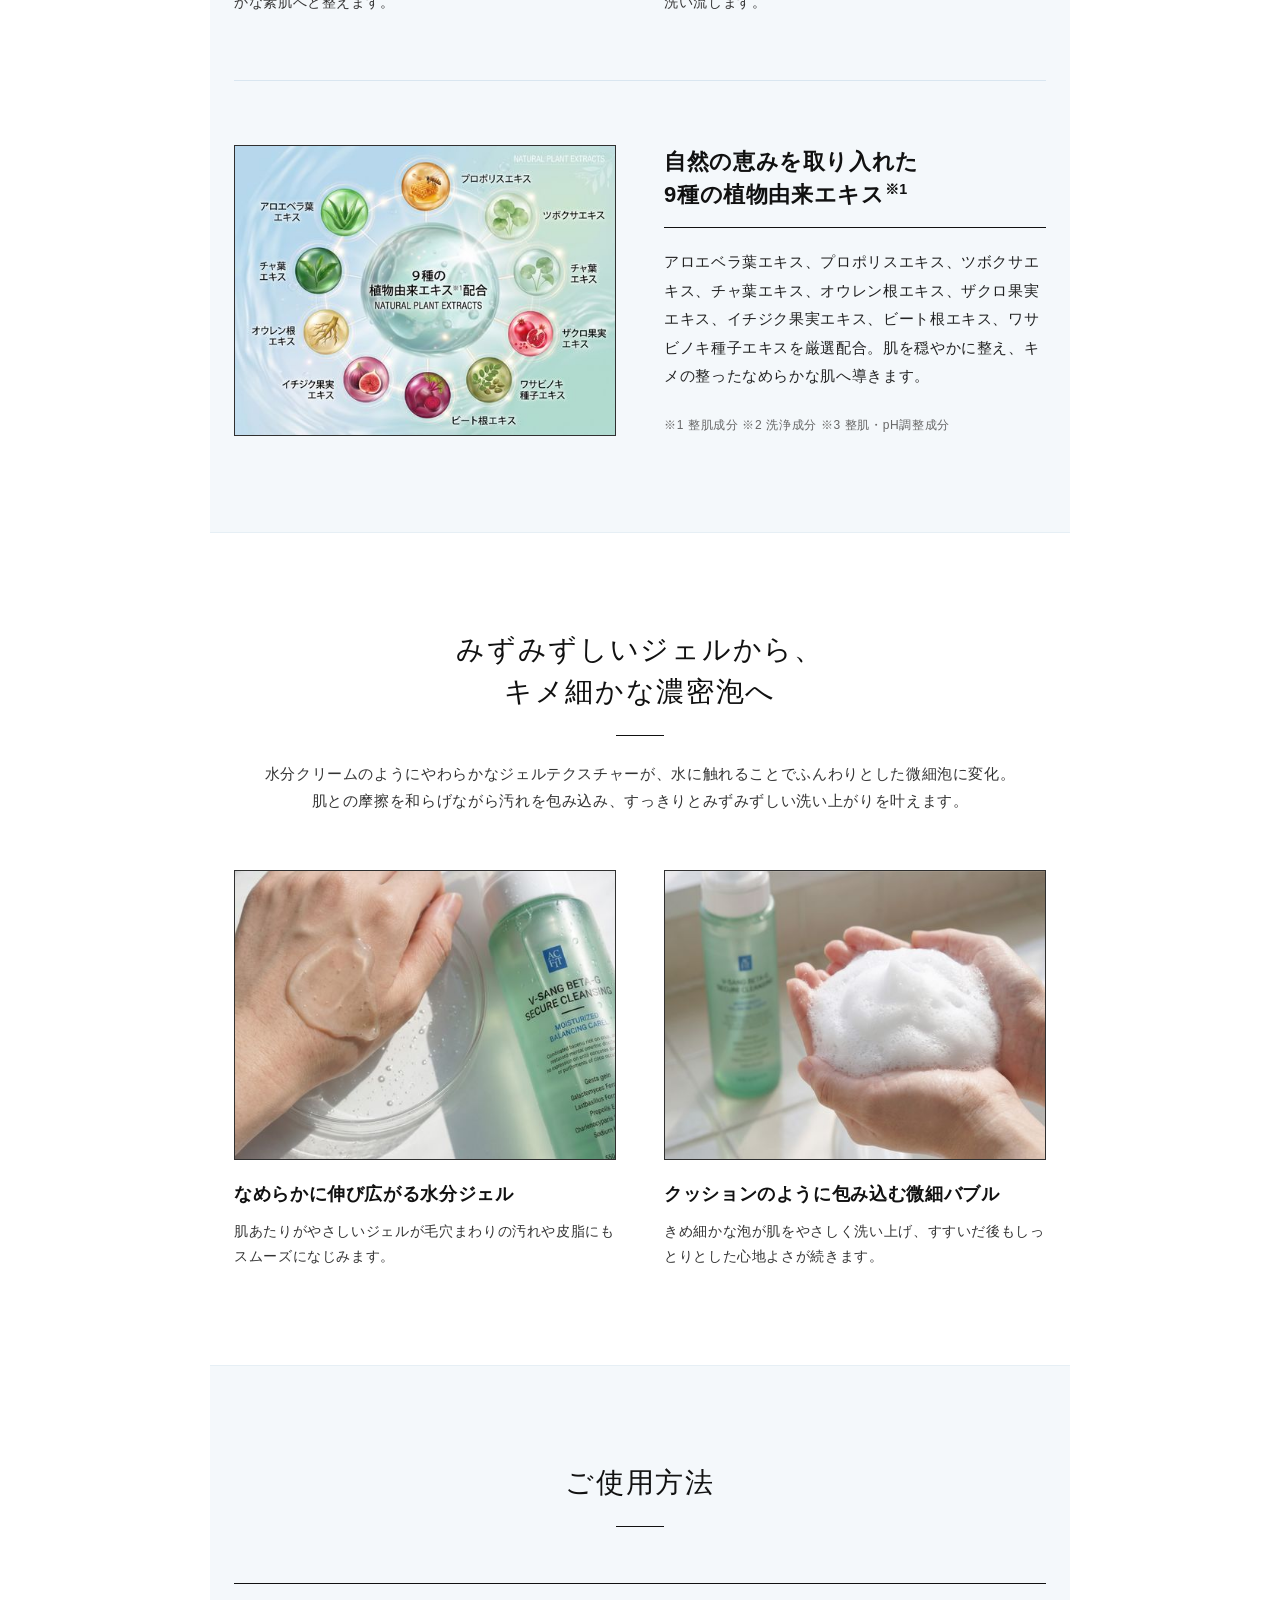
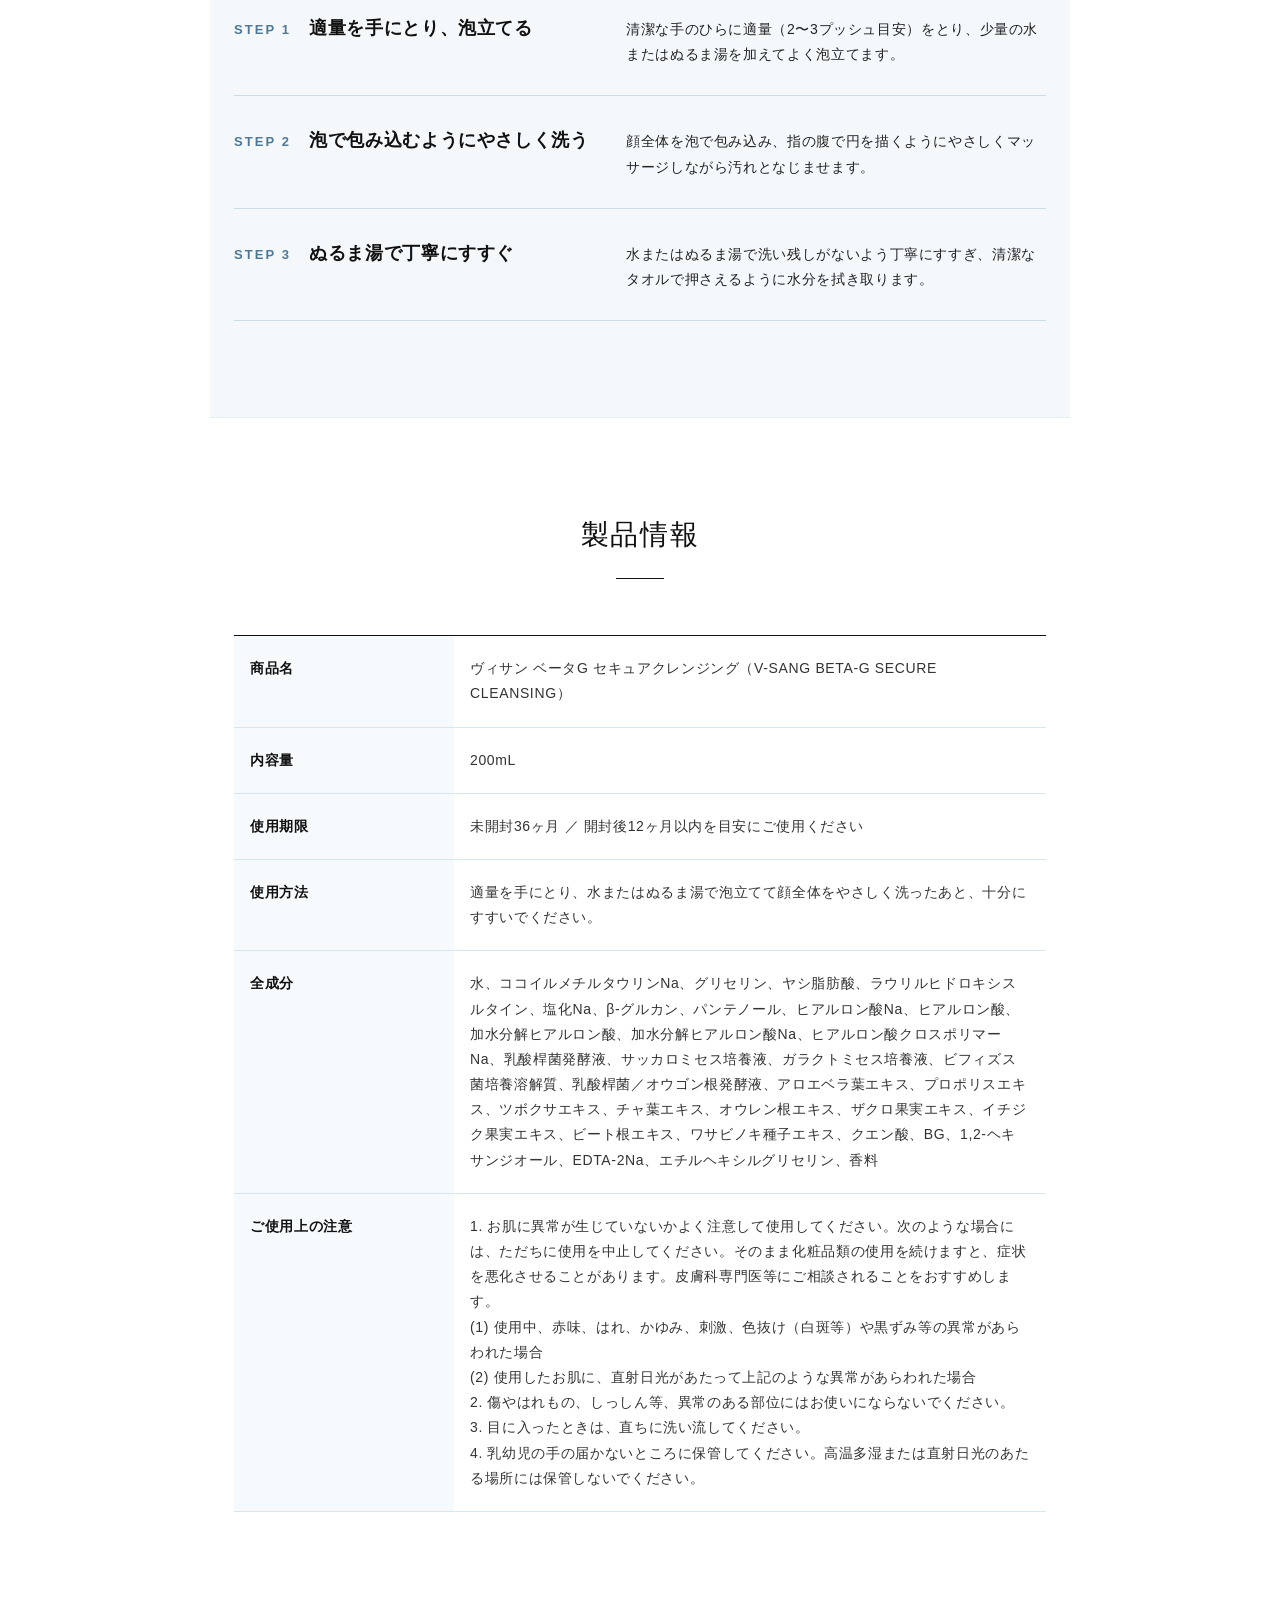
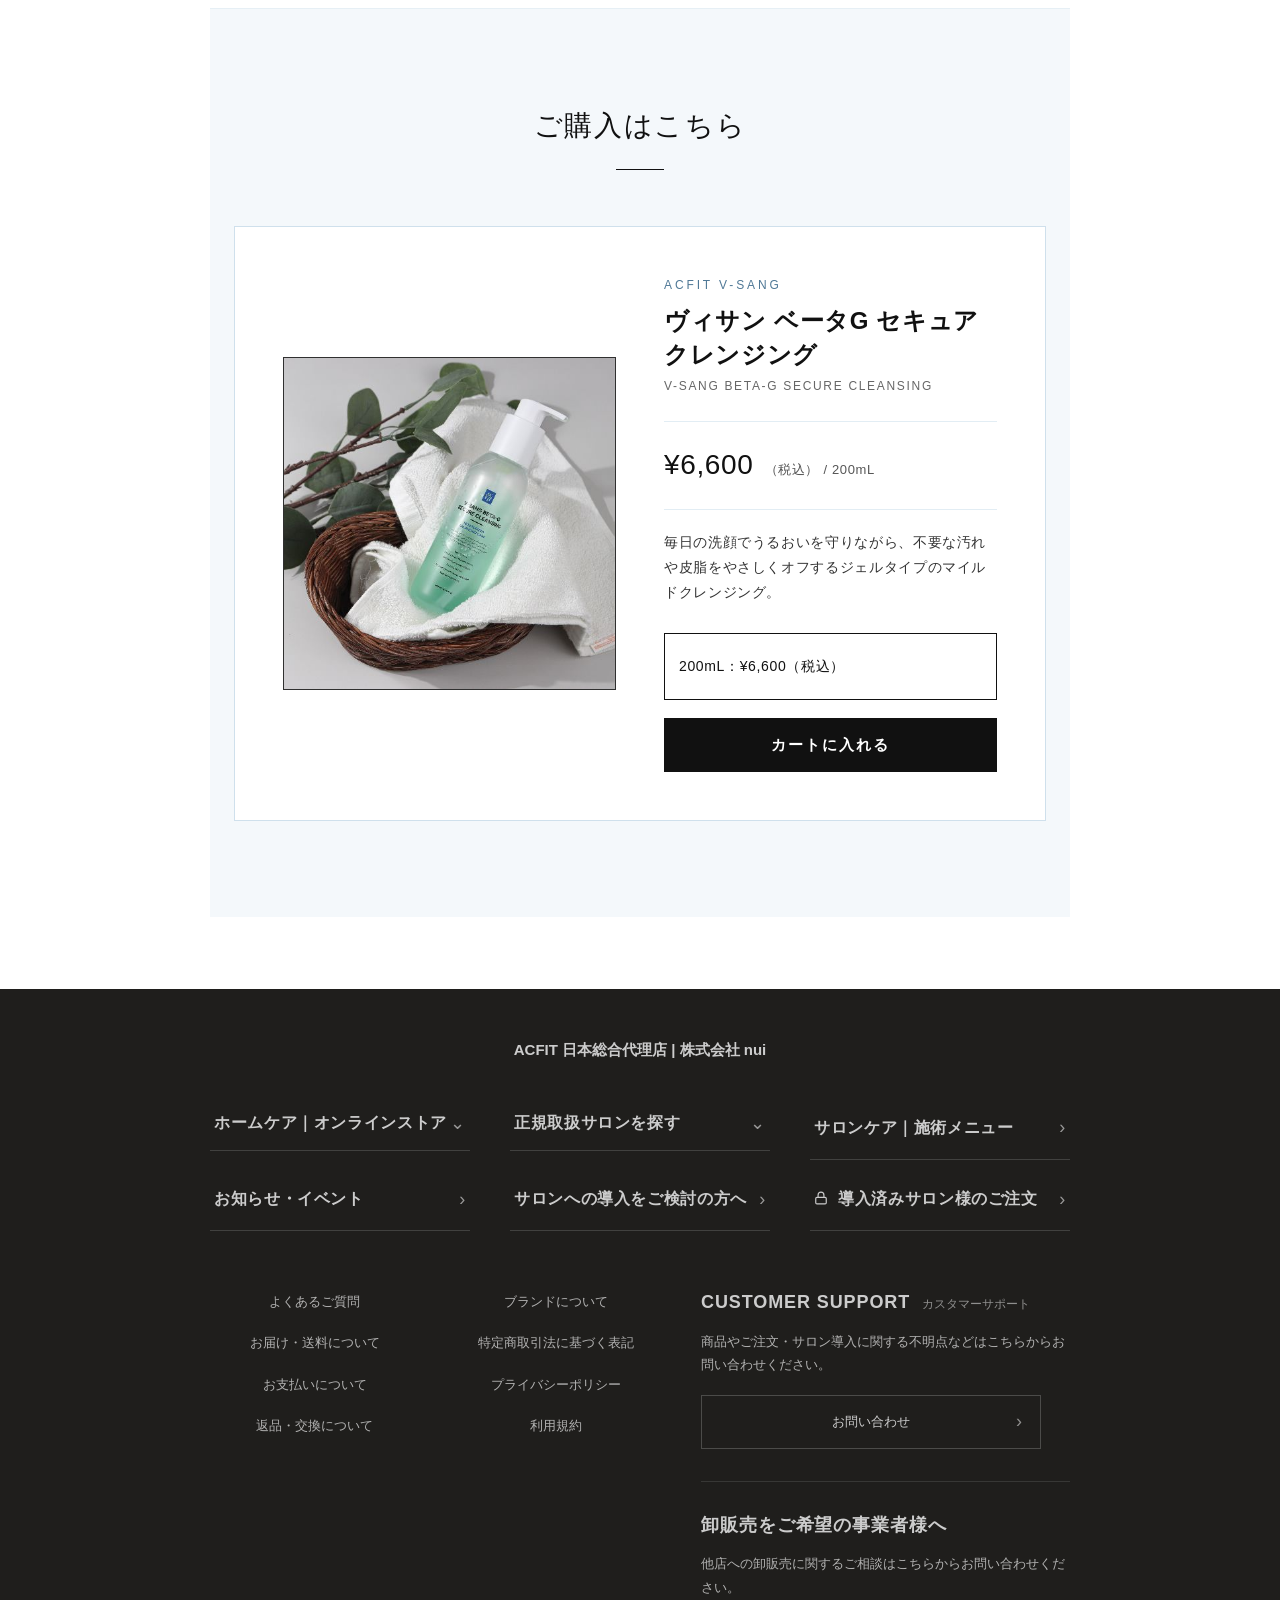
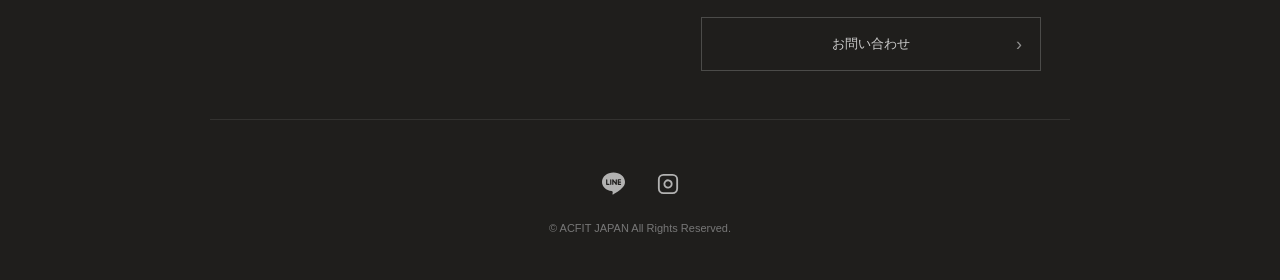
<file: acfit-page2/product.html>
<!DOCTYPE html>
<html lang="ja">
<head>
  <meta charset="UTF-8">
  <meta name="viewport" content="width=device-width, initial-scale=1.0">
  <title>商品詳細 | ACFIT JAPAN</title>
  <link rel="stylesheet" href="css/style.css">
</head>
<body>

  <div class="page-product">
    <!-- 商品メイン情報（スライダー ＋ 説明・金額・カート） -->
    <section class="detail-top-section">
      <div class="container">
        <div class="detail-grid" id="detail-area">
          <!-- 左：画像スライダー -->
          <div class="slider-wrapper">
            <div class="slider-main">
              <img id="slider-main-img" src="" alt="">
              <button class="slider-arrow prev" id="slider-prev">&#10094;</button>
              <button class="slider-arrow next" id="slider-next">&#10095;</button>
            </div>
            <div class="slider-thumbs" id="slider-thumbs"></div>
          </div>

          <!-- 右：商品名・金額・説明・カート -->
          <div class="detail-info">
            <div class="detail-cat" id="detail-cat"></div>
            <h1 class="detail-title" id="detail-title">読み込み中...</h1>
            <p class="detail-catch" id="detail-catch"></p>

            <div class="detail-price-box">
              <div class="detail-price">¥<span id="detail-price">0</span> <small>（税込）</small></div>
            </div>

            <!-- カスタム容量プルダウン（バリエーションがある商品のみ自動表示） -->
            <div class="custom-dropdown" id="variant-dropdown" style="display: none;">
              <button type="button" class="dropdown-header" id="dropdown-header">
                <span id="dropdown-header-text">選択</span>
                <span class="dropdown-chevron"></span>
              </button>
              <div class="dropdown-list" id="dropdown-list"></div>
            </div>

            <p class="detail-desc" id="detail-desc"></p>

            <div class="purchase-controls">
              <select id="qty-select" class="qty-select">
                <option value="1">1</option>
                <option value="2">2</option>
                <option value="3">3</option>
                <option value="4">4</option>
                <option value="5">5</option>
              </select>
              <button class="add-cart-btn" id="add-cart-btn">カートに入れる</button>
            </div>

            <table class="spec-table" id="spec-table"></table>
          </div>
        </div>
      </div>
    </section>

    <!-- 下部：商品ごとの簡易LPエリア -->
    <section class="detail-lp-section">
      <div class="lp-section-header">
        <h2>商品のこだわり・特徴</h2>
      </div>
      <div class="lp-container" id="detail-lp-area"></div>
    </section>
  </div>

  <script src="js/products.js"></script>
  <script>
    document.addEventListener("DOMContentLoaded", () => {
      if (!document.getElementById("detail-cat")) return;

      // 1. URLパラメータ「?id=〇〇」を取得（未指定時は item_01 を表示）
      const params = new URLSearchParams(window.location.search);
      const productId = params.get("id") || "item_01";
      const product = PRODUCTS_DATA[productId];

      if (!product) {
        document.getElementById("detail-area").innerHTML = "<p>指定された商品が見つかりませんでした。</p>";
        return;
      }

      document.title = `${product.name} | ACFIT JAPAN`;

      // 2. テキスト・価格・スペックの反映（一般価格固定）
      document.getElementById("detail-cat").textContent = product.category;
      document.getElementById("detail-title").textContent = product.name;
      document.getElementById("detail-catch").textContent = product.catchcopy;

      const descEl = document.getElementById("detail-desc");
      descEl.style.whiteSpace = "pre-line";
      descEl.textContent = product.description;

      // 3. カスタムドロップダウン制御（バリエーションがある場合）
      let selectedVariantId = null;
      const dropdown = document.getElementById("variant-dropdown");
      const dropdownHeader = document.getElementById("dropdown-header");
      const dropdownHeaderText = document.getElementById("dropdown-header-text");
      const dropdownList = document.getElementById("dropdown-list");

      if (product.variants && product.variants.length > 0) {
        dropdown.style.display = "block";
        selectedVariantId = product.variants[0].id;
        document.getElementById("detail-price").textContent = product.variants[0].prices.general.toLocaleString();

        dropdownList.innerHTML = product.variants.map((v, idx) => {
          const vPrice = v.prices.general.toLocaleString();
          return `
            <button type="button" class="dropdown-option ${idx === 0 ? "is-selected" : ""}" data-id="${v.id}">
              <span class="dropdown-opt-label">${v.label}</span>
              <span class="dropdown-opt-price">¥${vPrice}</span>
            </button>
          `;
        }).join("");

        dropdownHeader.addEventListener("click", () => {
          dropdown.classList.toggle("is-open");
        });

        dropdownList.querySelectorAll(".dropdown-option").forEach(opt => {
          opt.addEventListener("click", () => {
            selectedVariantId = opt.dataset.id;
            const chosen = product.variants.find(v => v.id === selectedVariantId);
            if (chosen) {
              document.getElementById("detail-price").textContent = chosen.prices.general.toLocaleString();
              dropdownHeaderText.textContent = `内容量: ${chosen.label}`;
            }

            dropdownList.querySelectorAll(".dropdown-option").forEach(el => el.classList.remove("is-selected"));
            opt.classList.add("is-selected");
            dropdown.classList.remove("is-open");
          });
        });
      } else {
        document.getElementById("detail-price").textContent = product.prices.general.toLocaleString();
      }

      // スペック表
      document.getElementById("spec-table").innerHTML = (product.specs || []).map(s => `
        <tr>
          <th>${s.label}</th>
          <td>${s.value}</td>
        </tr>
      `).join("");

      // 4. 商品ごとの簡易LP（HTMLブロック）を流し込み
      document.getElementById("detail-lp-area").innerHTML = product.lpHtml || "";

      // 5. 画像スライダーの構築
      let currentSlide = 0;
      const mainImg = document.getElementById("slider-main-img");
      const thumbsContainer = document.getElementById("slider-thumbs");

      function updateSlider(index) {
        currentSlide = (index + product.images.length) % product.images.length;
        mainImg.src = product.images[currentSlide];
        document.querySelectorAll(".slider-thumb").forEach((thumb, idx) => {
          thumb.classList.toggle("active", idx === currentSlide);
        });
      }

      thumbsContainer.innerHTML = product.images.map((src, idx) => `
        <img src="${src}" class="slider-thumb ${idx === 0 ? "active" : ""}" data-index="${idx}" alt="サムネイル${idx + 1}">
      `).join("");

      thumbsContainer.querySelectorAll(".slider-thumb").forEach(thumb => {
        thumb.addEventListener("click", () => {
          updateSlider(Number(thumb.dataset.index));
        });
      });

      document.getElementById("slider-prev").addEventListener("click", () => updateSlider(currentSlide - 1));
      document.getElementById("slider-next").addEventListener("click", () => updateSlider(currentSlide + 1));

      updateSlider(0);

      // 6. カート追加ボタン
      document.getElementById("add-cart-btn").addEventListener("click", () => {
        const qty = Number(document.getElementById("qty-select").value);
        addToCart(product.id, qty, selectedVariantId);
      });
    });
  </script>
</body>
</html>
</file>
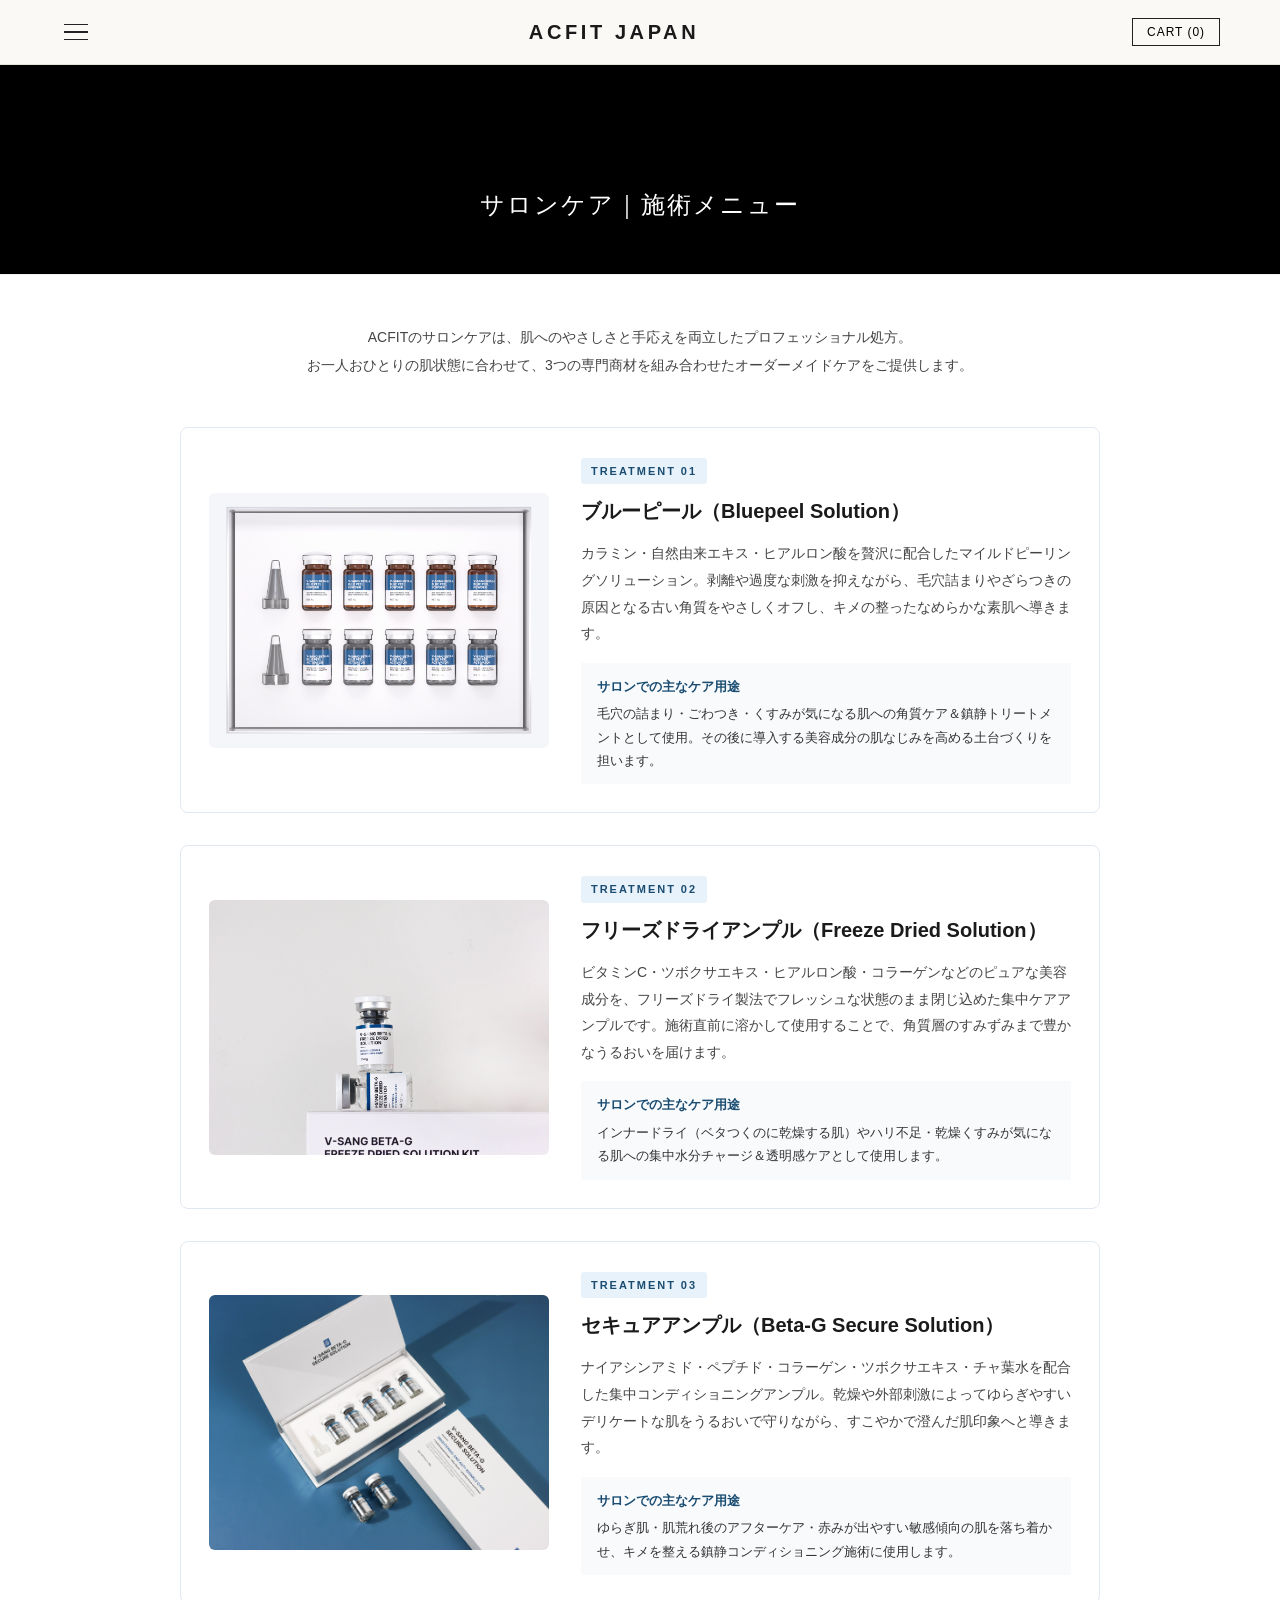
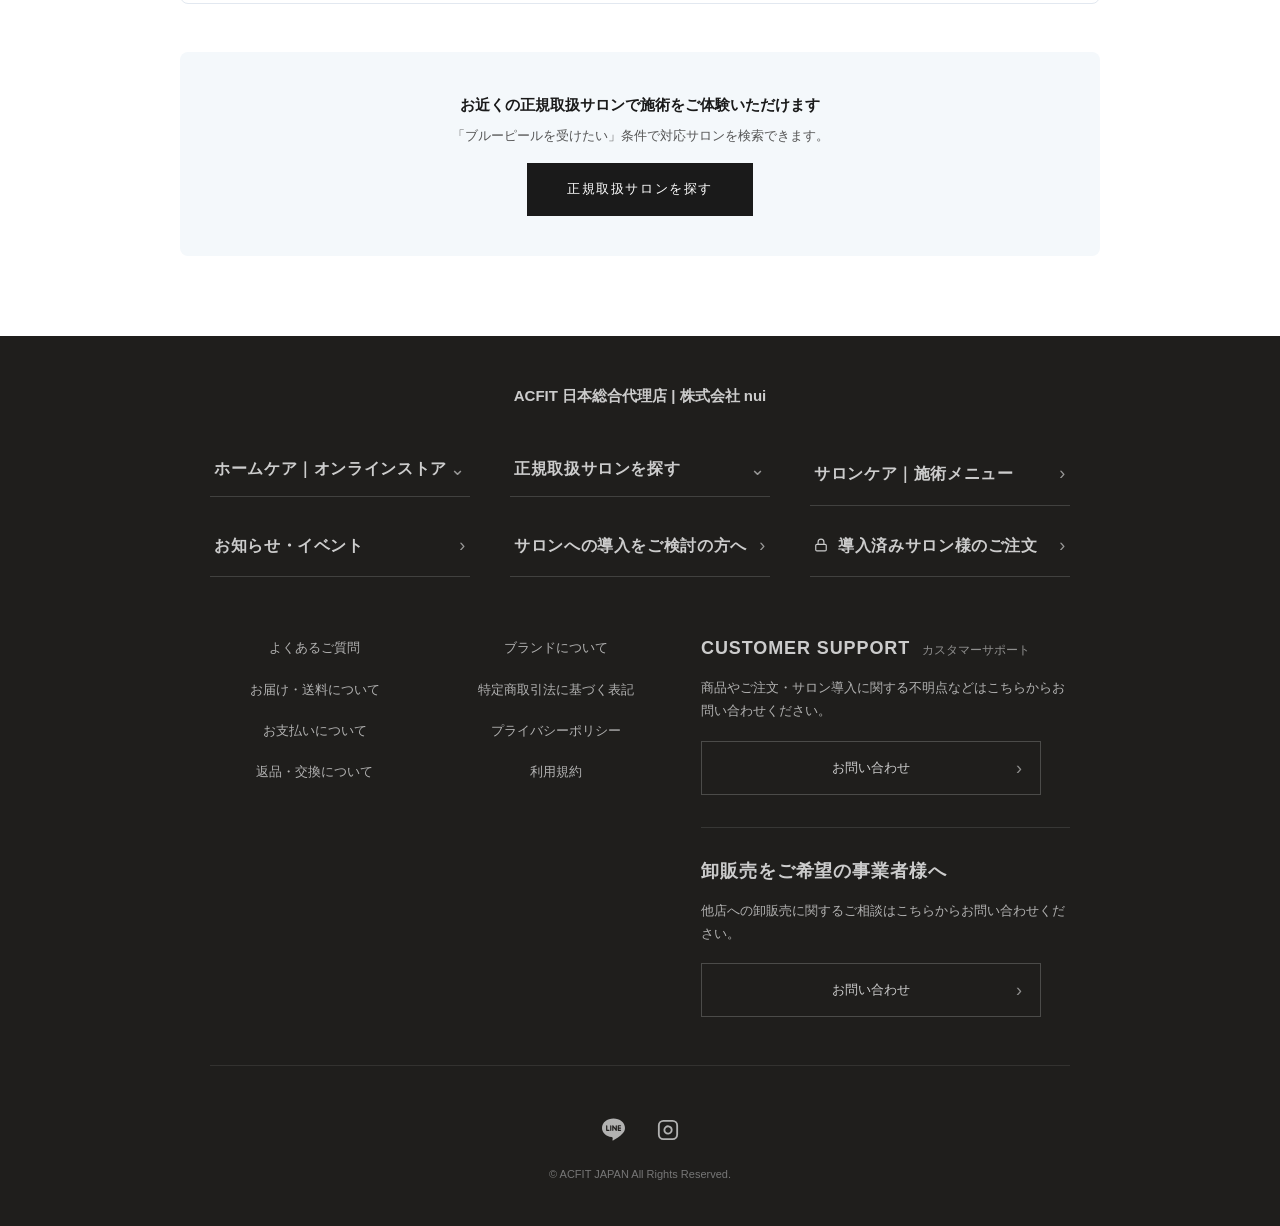
<file: acfit-page2/salon-menu.html>
<!DOCTYPE html>
<html lang="ja">
<head>
  <meta charset="UTF-8">
  <meta name="viewport" content="width=device-width, initial-scale=1.0">
  <title>サロンケア｜施術メニュー | ACFIT JAPAN</title>
  <link rel="stylesheet" href="css/style.css">
</head>
<body>

  <div class="page-header">
    <h1>サロンケア｜施術メニュー</h1>
  </div>

  <main class="menu-container">
    <p class="menu-lead">
      ACFITのサロンケアは、肌へのやさしさと手応えを両立したプロフェッショナル処方。<br>
      お一人おひとりの肌状態に合わせて、3つの専門商材を組み合わせたオーダーメイドケアをご提供します。
    </p>

    <!-- 1. ブルーピール -->
    <section class="treatment-card">
      <img src="images/Bluepeel/1.png" alt="ブルーピール" class="treatment-img">
      <div>
        <span class="treatment-num">TREATMENT 01</span>
        <h2 class="treatment-title">ブルーピール（Bluepeel Solution）</h2>
        <p class="treatment-desc">
          カラミン・自然由来エキス・ヒアルロン酸を贅沢に配合したマイルドピーリングソリューション。剥離や過度な刺激を抑えながら、毛穴詰まりやざらつきの原因となる古い角質をやさしくオフし、キメの整ったなめらかな素肌へ導きます。
        </p>
        <div class="treatment-use-box">
          <strong>サロンでの主なケア用途</strong>
          毛穴の詰まり・ごわつき・くすみが気になる肌への角質ケア＆鎮静トリートメントとして使用。その後に導入する美容成分の肌なじみを高める土台づくりを担います。
        </div>
      </div>
    </section>

    <!-- 2. フリーズドライアンプル -->
    <section class="treatment-card">
      <img src="images/dried/1.jpg" alt="フリーズドライアンプル" class="treatment-img">
      <div>
        <span class="treatment-num">TREATMENT 02</span>
        <h2 class="treatment-title">フリーズドライアンプル（Freeze Dried Solution）</h2>
        <p class="treatment-desc">
          ビタミンC・ツボクサエキス・ヒアルロン酸・コラーゲンなどのピュアな美容成分を、フリーズドライ製法でフレッシュな状態のまま閉じ込めた集中ケアアンプルです。施術直前に溶かして使用することで、角質層のすみずみまで豊かなうるおいを届けます。
        </p>
        <div class="treatment-use-box">
          <strong>サロンでの主なケア用途</strong>
          インナードライ（ベタつくのに乾燥する肌）やハリ不足・乾燥くすみが気になる肌への集中水分チャージ＆透明感ケアとして使用します。
        </div>
      </div>
    </section>

    <!-- 3. セキュアアンプル -->
    <section class="treatment-card">
      <img src="images/secure/1.jpg" alt="セキュアアンプル" class="treatment-img">
      <div>
        <span class="treatment-num">TREATMENT 03</span>
        <h2 class="treatment-title">セキュアアンプル（Beta-G Secure Solution）</h2>
        <p class="treatment-desc">
          ナイアシンアミド・ペプチド・コラーゲン・ツボクサエキス・チャ葉水を配合した集中コンディショニングアンプル。乾燥や外部刺激によってゆらぎやすいデリケートな肌をうるおいで守りながら、すこやかで澄んだ肌印象へと導きます。
        </p>
        <div class="treatment-use-box">
          <strong>サロンでの主なケア用途</strong>
          ゆらぎ肌・肌荒れ後のアフターケア・赤みが出やすい敏感傾向の肌を落ち着かせ、キメを整える鎮静コンディショニング施術に使用します。
        </div>
      </div>
    </section>

    <div class="menu-cta-box">
      <p style="font-size:15px;font-weight:600;color:#1a1a1a;margin-bottom:8px;">お近くの正規取扱サロンで施術をご体験いただけます</p>
      <p style="font-size:13px;color:#555;">「ブルーピールを受けたい」条件で対応サロンを検索できます。</p>
      <a href="salons.html?mode=purpose" class="menu-cta-btn">正規取扱サロンを探す</a>
    </div>
  </main>

  <script src="js/products.js"></script>
</body>
</html>
</file>
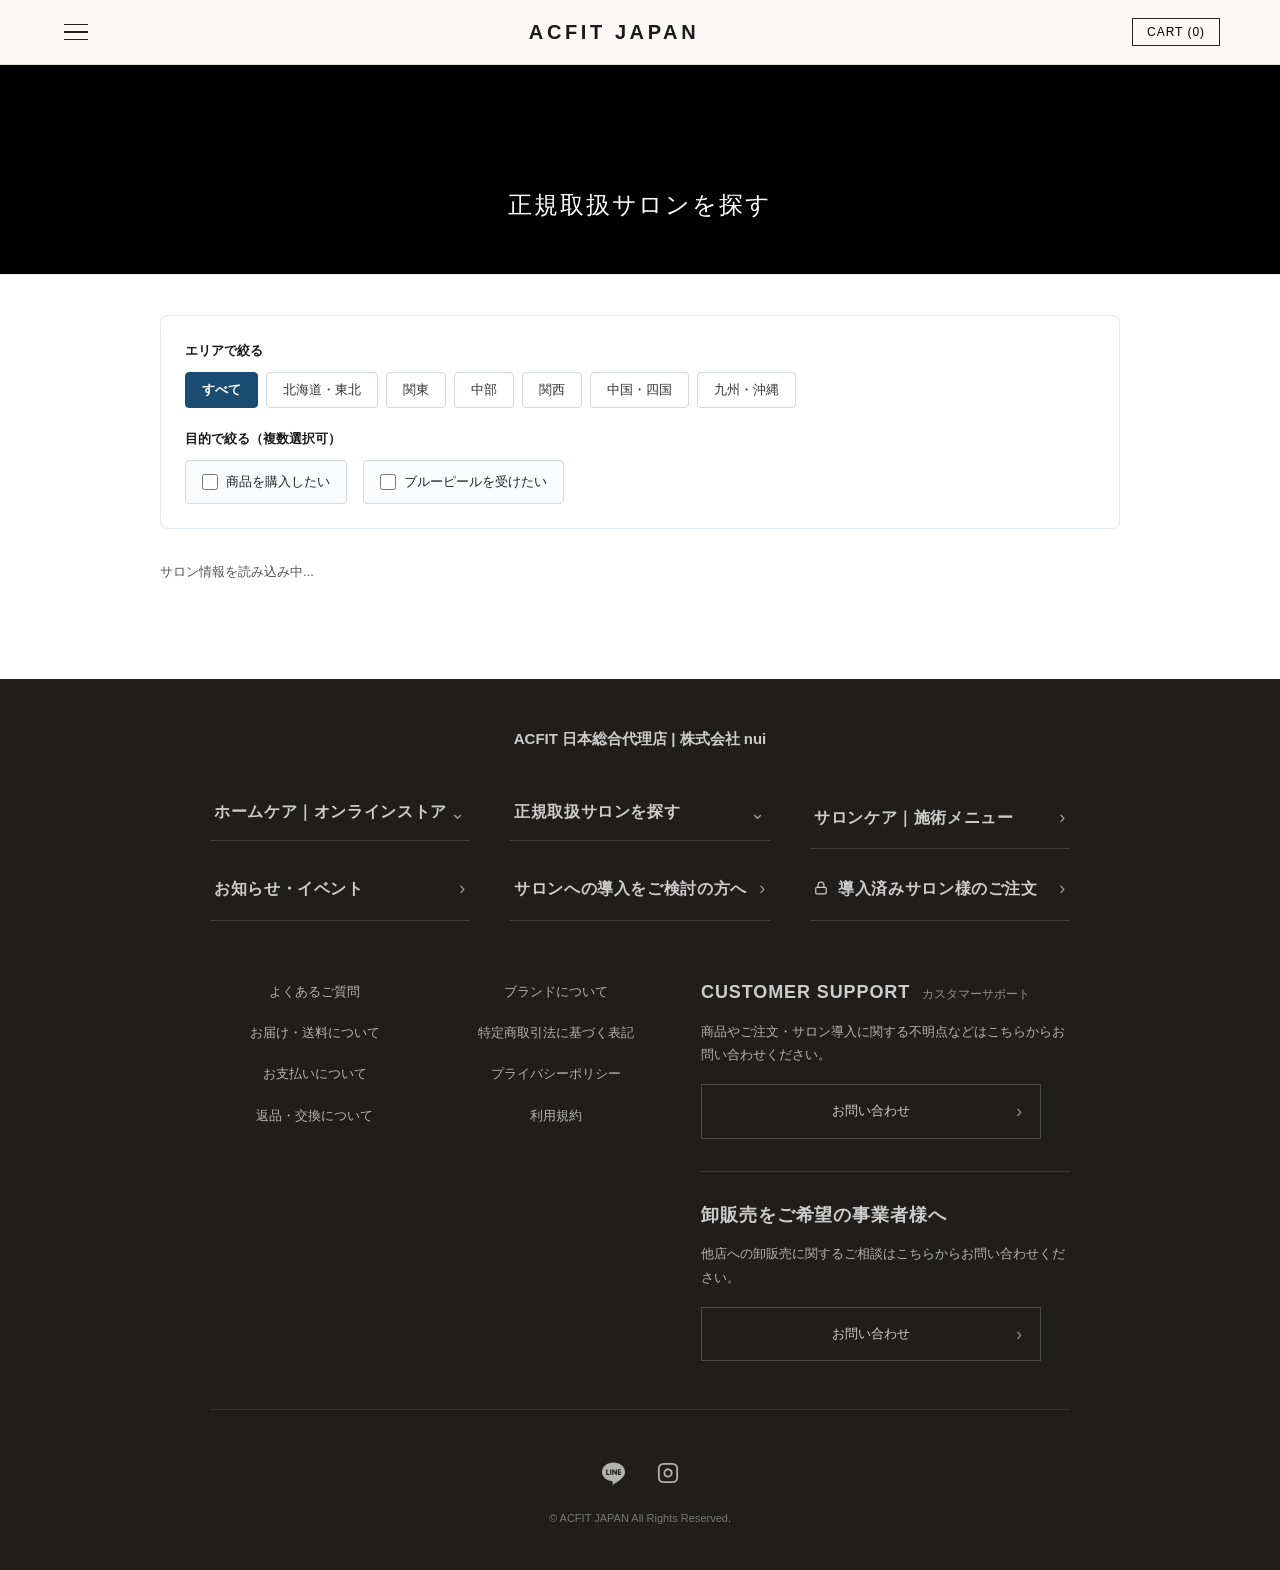
<file: acfit-page2/salons.html>
<!DOCTYPE html>
<html lang="ja">
<head>
  <meta charset="UTF-8">
  <meta name="viewport" content="width=device-width, initial-scale=1.0">
  <title>正規取扱サロンを探す | ACFIT JAPAN</title>
  <link rel="stylesheet" href="css/style.css">
</head>
<body>

  <div class="page-header">
    <h1>正規取扱サロンを探す</h1>
  </div>

  <main class="salon-search-container">
    <div class="filter-box">
      <div class="filter-group" id="area-filter-group">
        <span class="filter-label">エリアで絞る</span>
        <div class="area-buttons" id="area-buttons">
          <button type="button" class="area-btn is-active" data-area="ALL">すべて</button>
          <button type="button" class="area-btn" data-area="北海道・東北">北海道・東北</button>
          <button type="button" class="area-btn" data-area="関東">関東</button>
          <button type="button" class="area-btn" data-area="中部">中部</button>
          <button type="button" class="area-btn" data-area="関西">関西</button>
          <button type="button" class="area-btn" data-area="中国・四国">中国・四国</button>
          <button type="button" class="area-btn" data-area="九州・沖縄">九州・沖縄</button>
        </div>
      </div>

      <div class="filter-group" id="purpose-filter-group">
        <span class="filter-label">目的で絞る（複数選択可）</span>
        <div class="purpose-checks">
          <label class="purpose-check-label">
            <input type="checkbox" id="filter-buy">
            <span>商品を購入したい</span>
          </label>
          <label class="purpose-check-label">
            <input type="checkbox" id="filter-peel">
            <span>ブルーピールを受けたい</span>
          </label>
        </div>
      </div>
    </div>

    <p class="salon-count-bar" id="salon-count-bar">サロン情報を読み込み中...</p>
    <div class="salon-grid" id="salon-grid"></div>
  </main>

  <script src="js/products.js"></script>
  <script>
    let allSalons = [];
    let selectedArea = "ALL";

    function renderSalons() {
      const needBuy = document.getElementById("filter-buy").checked;
      const needPeel = document.getElementById("filter-peel").checked;

      const filtered = allSalons.filter(s => {
        if (selectedArea !== "ALL" && s.area !== selectedArea) return false;
        if (needBuy && !s.buy_ok) return false;
        if (needPeel && !s.peel_ok) return false;
        return true;
      });

      document.getElementById("salon-count-bar").textContent = `該当サロン：${filtered.length}件`;

      const grid = document.getElementById("salon-grid");
      if (filtered.length === 0) {
        grid.innerHTML = `<p style="grid-column:1/-1;text-align:center;padding:40px;color:#666;">条件に一致する取扱サロンが見つかりませんでした。</p>`;
        return;
      }

      grid.innerHTML = filtered.map(s => {
        const logoHTML = s.logo
          ? `<img src="${s.logo}" alt="${s.name}" class="salon-logo">`
          : `<div class="salon-logo">ACFIT</div>`;

        const buyBadge = s.buy_ok
          ? `<div class="service-badge is-on">✓ 商品購入</div>`
          : `<div class="service-badge is-off">− 商品購入</div>`;

        const peelBadge = s.peel_ok
          ? `<div class="service-badge is-on">✓ ブルーピール施術</div>`
          : `<div class="service-badge is-off">− ブルーピール施術</div>`;

        const instaBtn = s.instagram
          ? `<a href="${s.instagram}" target="_blank" rel="noopener" class="salon-link-btn btn-insta">Instagram</a>`
          : `<span class="salon-link-btn btn-disabled">Instagram</span>`;

        const reserveBtn = s.reserve_url
          ? `<a href="${s.reserve_url}" target="_blank" rel="noopener" class="salon-link-btn btn-reserve">サロン予約ページ</a>`
          : `<span class="salon-link-btn btn-disabled">予約ページ準備中</span>`;

        return `
          <article class="salon-card">
            <div>
              <div class="salon-card-head">
                ${logoHTML}
                <div>
                  <span class="salon-area-tag">${s.area || "エリア未設定"}</span>
                  <h2 class="salon-name">${s.name}</h2>
                </div>
              </div>

              <div class="salon-badges">
                ${buyBadge}
                ${peelBadge}
              </div>

              <div class="salon-details">
                <p><strong>住所：</strong>${s.address || "—"}</p>
                <p><strong>TEL：</strong>${s.tel ? `<a href="tel:${s.tel}" style="color:inherit;">${s.tel}</a>` : "—"}</p>
              </div>
            </div>

            <div class="salon-links">
              ${instaBtn}
              ${reserveBtn}
            </div>
          </article>
        `;
      }).join("");
    }

    document.addEventListener("DOMContentLoaded", () => {
      // エリアボタン切替
      document.querySelectorAll(".area-btn").forEach(btn => {
        btn.addEventListener("click", () => {
          document.querySelectorAll(".area-btn").forEach(b => b.classList.remove("is-active"));
          btn.classList.add("is-active");
          selectedArea = btn.dataset.area;
          renderSalons();
        });
      });

      // 目的チェックボックス切替
      document.getElementById("filter-buy").addEventListener("change", renderSalons);
      document.getElementById("filter-peel").addEventListener("change", renderSalons);

      // URLパラメータ ?mode=purpose などで開かれた場合に該当フィルターへスクロール
      const mode = new URLSearchParams(window.location.search).get("mode");
      if (mode === "purpose") {
        document.getElementById("purpose-filter-group").scrollIntoView({ behavior: "smooth" });
      }

      // すでにデータ取得済みなら即描画、まだならイベント待機
      if (window.ACFIT_SALONS_DATA && window.ACFIT_SALONS_DATA.length > 0) {
        allSalons = window.ACFIT_SALONS_DATA;
        renderSalons();
      }
    });

    window.addEventListener("acfit:salonsLoaded", (e) => {
      allSalons = e.detail || [];
      renderSalons();
    });
  </script>
</body>
</html>
</file>
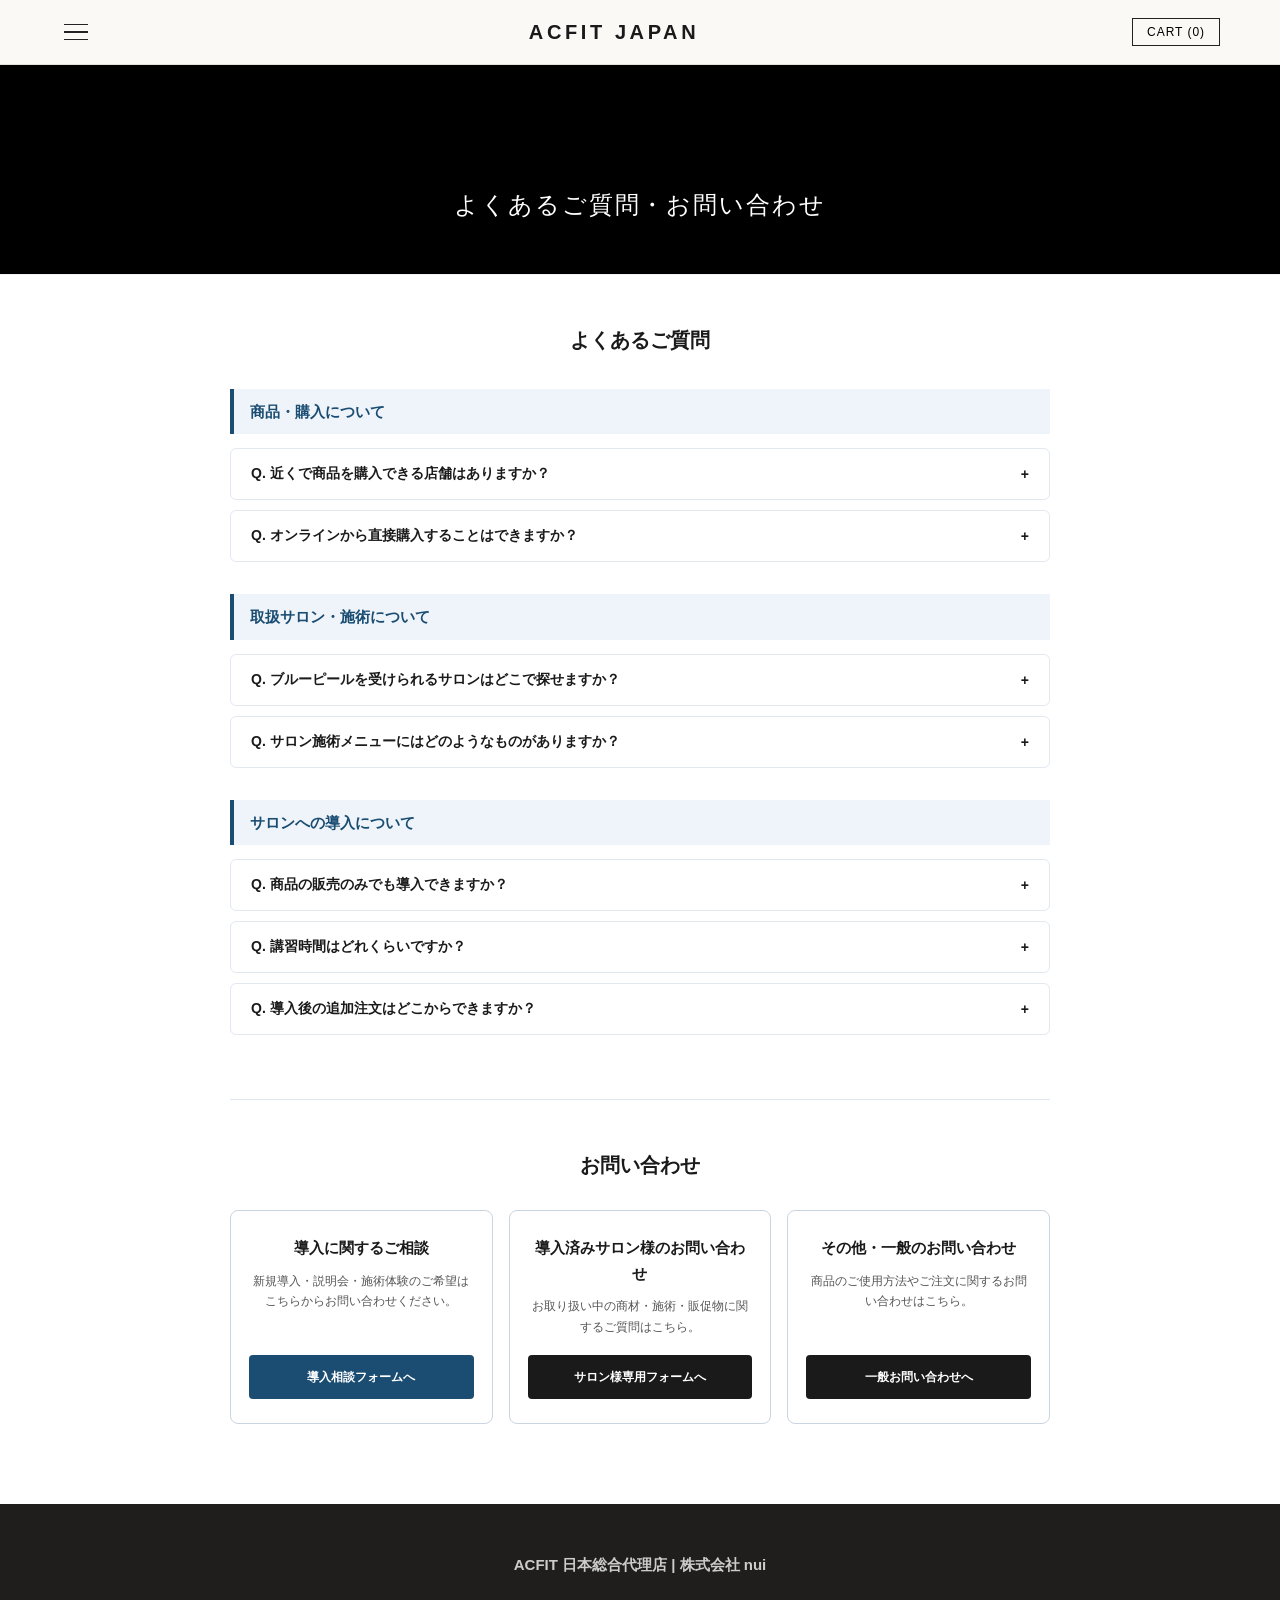
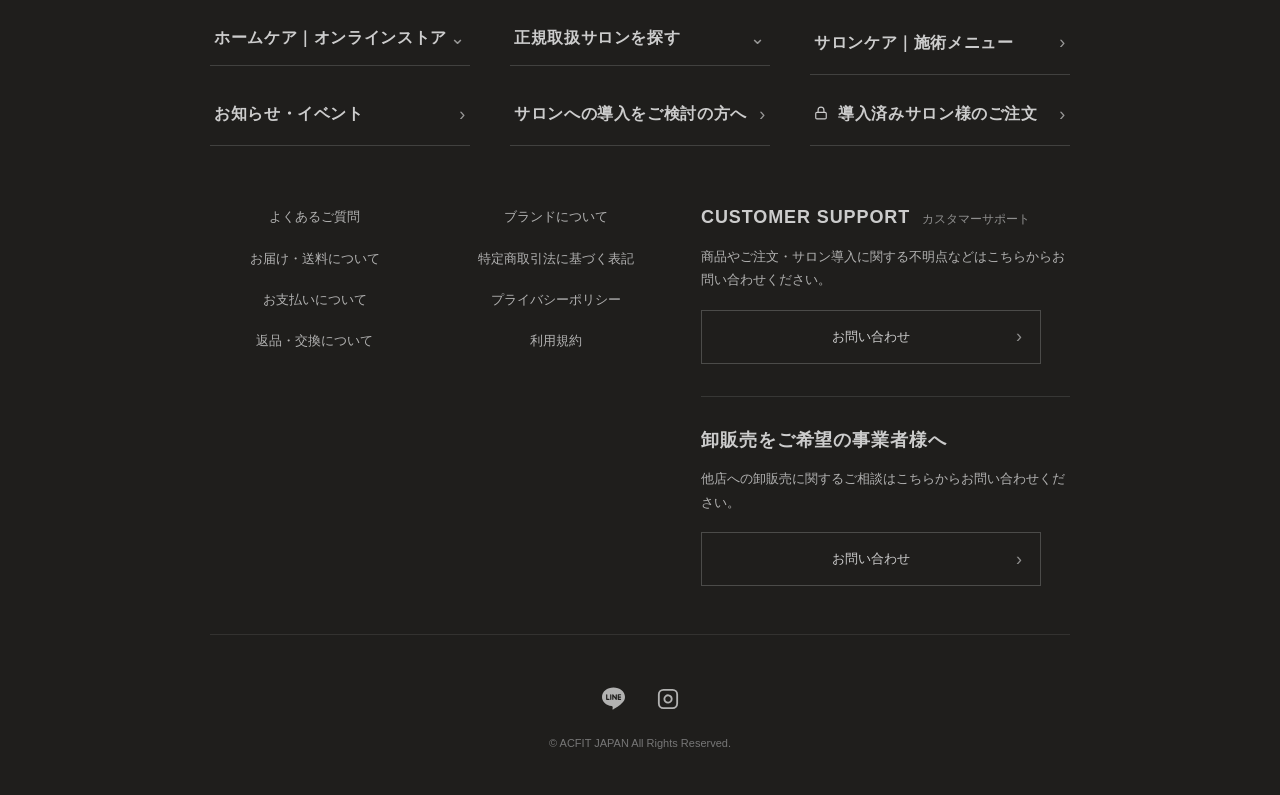
<file: acfit-page2/support.html>
<!DOCTYPE html>
<html lang="ja">
<head>
  <meta charset="UTF-8">
  <meta name="viewport" content="width=device-width, initial-scale=1.0">
  <title>よくあるご質問・お問い合わせ | ACFIT JAPAN</title>
  <link rel="stylesheet" href="css/style.css">
  <style>
    .support-container {
      max-width: 860px;
      margin: 48px auto 80px;
      padding: 0 20px;
    }
    .sec-title {
      font-size: 20px;
      font-weight: 600;
      text-align: center;
      color: #1a1a1a;
      margin: 0 0 28px;
    }
    .faq-cat-title {
      font-size: 15px;
      font-weight: 600;
      color: #1b4d72;
      background: #eef4f9;
      padding: 10px 16px;
      border-left: 4px solid #1b4d72;
      margin: 32px 0 14px;
    }
    .faq-item {
      border: 1px solid #e2e8f0;
      border-radius: 6px;
      margin-bottom: 10px;
      background: #fff;
    }
    .faq-q {
      width: 100%;
      text-align: left;
      padding: 16px 20px;
      background: none;
      border: none;
      font-size: 14px;
      font-weight: 600;
      color: #1a1a1a;
      cursor: pointer;
      display: flex;
      justify-content: space-between;
      align-items: center;
      gap: 12px;
    }
    .faq-a {
      display: none;
      padding: 0 20px 18px;
      font-size: 13px;
      line-height: 1.9;
      color: #444;
      border-top: 1px solid #f1f5f9;
      padding-top: 14px;
    }
    .faq-item.is-open .faq-a {
      display: block;
    }
    .faq-link {
      display: inline-block;
      margin-top: 8px;
      color: #1769aa;
      font-weight: 600;
      text-decoration: underline;
    }
    /* お問い合わせ3入口 */
    .contact-section {
      margin-top: 64px;
      padding-top: 48px;
      border-top: 1px solid #e2e8f0;
    }
    .contact-grid {
      display: grid;
      grid-template-columns: repeat(3, 1fr);
      gap: 16px;
    }
    .contact-card {
      background: #fff;
      border: 1px solid #cbd5e1;
      border-radius: 8px;
      padding: 24px 18px;
      text-align: center;
      display: flex;
      flex-direction: column;
      justify-content: space-between;
    }
    .contact-card h3 {
      font-size: 15px;
      font-weight: 600;
      color: #1a1a1a;
      margin: 0 0 10px;
    }
    .contact-card p {
      font-size: 12px;
      line-height: 1.7;
      color: #555;
      margin: 0 0 18px;
    }
    .contact-btn {
      display: block;
      padding: 12px 10px;
      background: #1a1a1a;
      color: #fff;
      text-decoration: none;
      font-size: 12px;
      font-weight: 600;
      border-radius: 4px;
    }
    .contact-btn.is-blue {
      background: #1b4d72;
    }
    @media (max-width: 767px) {
      .contact-grid {
        grid-template-columns: 1fr;
      }
    }
  </style>
</head>
<body>

  <div class="page-header">
    <h1>よくあるご質問・お問い合わせ</h1>
  </div>

  <main class="support-container">

    <section>
      <h2 class="sec-title">よくあるご質問</h2>

      <!-- カテゴリ1：商品・購入 -->
      <h3 class="faq-cat-title">商品・購入について</h3>

      <div class="faq-item">
        <button type="button" class="faq-q"><span>Q. 近くで商品を購入できる店舗はありますか？</span><span>+</span></button>
        <div class="faq-a">
          はい、全国の正規取扱サロンにてお買い求めいただけます。「商品を購入したい」の条件で対応サロンを検索できます。<br>
          <a href="salons.html?mode=purpose" class="faq-link">正規取扱サロンを探すページへ &rsaquo;</a>
        </div>
      </div>

      <div class="faq-item">
        <button type="button" class="faq-q"><span>Q. オンラインから直接購入することはできますか？</span><span>+</span></button>
        <div class="faq-a">
          はい、公式オンラインストアより全ホームケア商品をご購入いただけます。<br>
          <a href="products.html" class="faq-link">ホームケア｜オンラインストアへ &rsaquo;</a>
        </div>
      </div>

      <!-- カテゴリ2：取扱サロン・施術 -->
      <h3 class="faq-cat-title">取扱サロン・施術について</h3>

      <div class="faq-item">
        <button type="button" class="faq-q"><span>Q. ブルーピールを受けられるサロンはどこで探せますか？</span><span>+</span></button>
        <div class="faq-a">
          正規取扱サロン検索ページにて、エリアや「ブルーピールを受けたい」の目的別に対応店舗をお探しいただけます。<br>
          <a href="salons.html?mode=purpose" class="faq-link">ブルーピール対応サロンを探す &rsaquo;</a>
        </div>
      </div>

      <div class="faq-item">
        <button type="button" class="faq-q"><span>Q. サロン施術メニューにはどのようなものがありますか？</span><span>+</span></button>
        <div class="faq-a">
          「ブルーピール」「フリーズドライアンプル」「セキュアアンプル」の3つの専用商材を用いた施術をご提供しております。<br>
          <a href="salon-menu.html" class="faq-link">サロンケア｜施術メニューを見る &rsaquo;</a>
        </div>
      </div>

      <!-- カテゴリ3：サロンへの導入 -->
      <h3 class="faq-cat-title">サロンへの導入について</h3>

      <div class="faq-item">
        <button type="button" class="faq-q"><span>Q. 商品の販売のみでも導入できますか？</span><span>+</span></button>
        <div class="faq-a">
          はい、ブルーピール施術を導入せず、ホームケア商品の販売のみでの導入も可能です。詳しくは導入案内ページをご覧いただくか、導入相談フォームよりお問い合わせください。<br>
          <a href="for-salons.html" class="faq-link">サロンへの導入をご検討の方へ &rsaquo;</a>
        </div>
      </div>

      <div class="faq-item">
        <button type="button" class="faq-q"><span>Q. 講習時間はどれくらいですか？</span><span>+</span></button>
        <div class="faq-a">
          ブルーピール導入の対面講習は<strong>6時間</strong>です。カウンセリング・肌の見方・商品選定・ブルーピールの手技・アンプルの使い方まで実践的に学べます。<br>
          <a href="for-salons.html" class="faq-link">導入の流れ・講習詳細を見る &rsaquo;</a>
        </div>
      </div>

      <div class="faq-item">
        <button type="button" class="faq-q"><span>Q. 導入後の追加注文はどこからできますか？</span><span>+</span></button>
        <div class="faq-a">
          導入済みサロン様専用の鍵付き注文フォームより、オンラインで24時間追加注文が可能です。<br>
          <a href="https://forms.gle/【導入済みサロン注文フォームID】" target="_blank" rel="noopener" class="faq-link">導入済みサロン様のご注文フォームへ &rsaquo;</a>
        </div>
      </div>
    </section>

    <!-- お問い合わせ3つの入口 -->
    <section class="contact-section">
      <h2 class="sec-title">お問い合わせ</h2>
      <div class="contact-grid">
        <div class="contact-card">
          <div>
            <h3>導入に関するご相談</h3>
            <p>新規導入・説明会・施術体験のご希望はこちらからお問い合わせください。</p>
          </div>
          <a href="https://forms.gle/【導入相談フォームID】" target="_blank" rel="noopener" class="contact-btn is-blue">導入相談フォームへ</a>
        </div>

        <div class="contact-card">
          <div>
            <h3>導入済みサロン様のお問い合わせ</h3>
            <p>お取り扱い中の商材・施術・販促物に関するご質問はこちら。</p>
          </div>
          <a href="https://forms.gle/【導入済みサロン問い合わせフォームID】" target="_blank" rel="noopener" class="contact-btn">サロン様専用フォームへ</a>
        </div>

        <div class="contact-card">
          <div>
            <h3>その他・一般のお問い合わせ</h3>
            <p>商品のご使用方法やご注文に関するお問い合わせはこちら。</p>
          </div>
          <a href="https://forms.gle/【一般お問い合わせフォームID】" target="_blank" rel="noopener" class="contact-btn">一般お問い合わせへ</a>
        </div>
      </div>
    </section>

  </main>

  <script src="js/products.js"></script>
  <script>
    document.querySelectorAll(".faq-q").forEach(btn => {
      btn.addEventListener("click", () => {
        const item = btn.parentElement;
        const isOpen = item.classList.toggle("is-open");
        btn.querySelector("span:last-child").textContent = isOpen ? "−" : "+";
      });
    });
  </script>
</body>
</html>
</file>
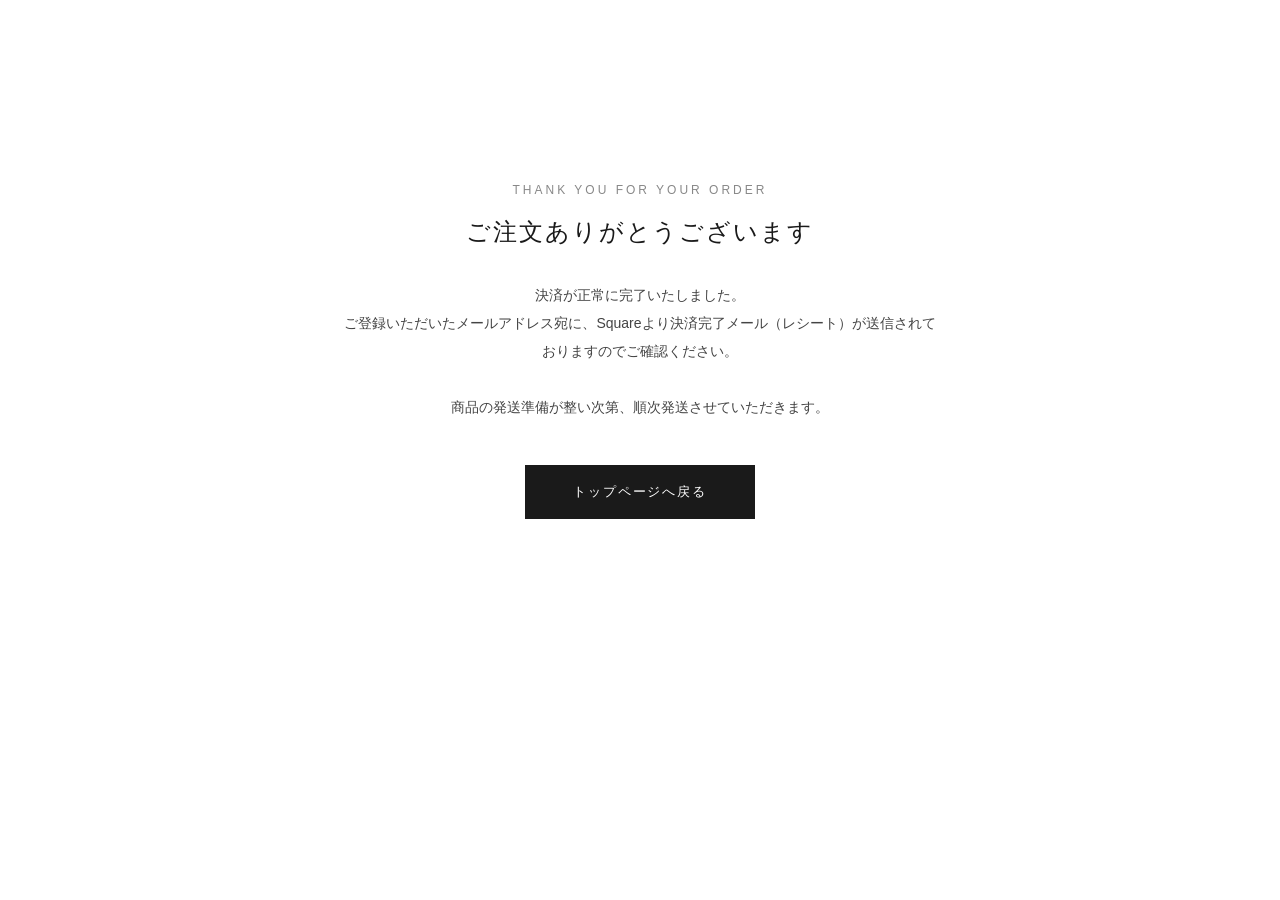
<file: acfit-page2/thanks.html>
<!DOCTYPE html>
<html lang="ja">
<head>
  <meta charset="UTF-8">
  <meta name="viewport" content="width=device-width, initial-scale=1.0">
  <title>ご注文完了 | ACFIT JAPAN</title>
  <link rel="stylesheet" href="css/style.css">
  <style>
    .thanks-container {
      max-width: 640px;
      margin: 120px auto 100px;
      padding: 60px 24px;
      text-align: center;
      background: #ffffff;
    }
    .thanks-en {
      font-size: 12px;
      letter-spacing: 0.25em;
      color: #888;
      margin-bottom: 12px;
      text-transform: uppercase;
    }
    .thanks-title {
      font-size: 24px;
      font-weight: 500;
      letter-spacing: 0.08em;
      color: #1a1a1a;
      margin-bottom: 28px;
    }
    .thanks-text {
      font-size: 14px;
      line-height: 2;
      color: #444;
      margin-bottom: 44px;
    }
    .thanks-btn {
      display: inline-block;
      padding: 16px 48px;
      background: #1a1a1a;
      color: #ffffff;
      text-decoration: none;
      font-size: 13px;
      letter-spacing: 0.15em;
      transition: opacity 0.3s;
    }
    .thanks-btn:hover {
      opacity: 0.75;
    }
    @media (max-width: 767px) {
      .thanks-container {
        margin: 80px auto 60px;
        padding: 40px 20px;
      }
      .thanks-title {
        font-size: 20px;
      }
    }
  </style>
</head>
<body>

  <main class="thanks-container">
    <p class="thanks-en">THANK YOU FOR YOUR ORDER</p>
    <h1 class="thanks-title">ご注文ありがとうございます</h1>
    <p class="thanks-text">
      決済が正常に完了いたしました。<br>
      ご登録いただいたメールアドレス宛に、Squareより決済完了メール（レシート）が送信されておりますのでご確認ください。<br><br>
      商品の発送準備が整い次第、順次発送させていただきます。
    </p>
    <a href="index.html" class="thanks-btn">トップページへ戻る</a>
  </main>

</body>
</html>
</file>
<file: acfit-page2/css/style.css>
@charset "UTF-8";

* {
  box-sizing: border-box;
  margin: 0;
  padding: 0;
}

body {
  font-family: "Helvetica Neue", Arial, "Hiragino Kaku Gothic ProN", "Hiragino Sans", Meiryo, sans-serif;
  color: #222;
  background-color: white;
  line-height: 1.7;
}

a {
  text-decoration: none;
  color: inherit;
}

img {
  max-width: 100%;
  display: block;
}

.fs12{line-height: 1.6; font-size:1.2rem;}
.fs18{line-height: 1.6; font-size:1.8rem;}
.fs20{line-height: 1.6; font-size:2.0rem;}
.fs30{line-height: 1.6; font-size:3.0rem;}
.fs40{line-height: 1.6; font-size:4.0rem;}
.fs50{line-height: 1.6; font-size:5.0rem;}
.fs60{line-height: 1.6; font-size:6.0rem;}
.fs80{line-height: 1.6; font-size:8.0rem;}
.fs100{line-height: 1.6; font-size:10.0rem;}


.m10{margin-top:1.0rem;}
.m20{margin-top:2.0rem;}
.m30{margin-top:3.0rem;}
.m50{margin-top:5.0rem;}
.m60{margin-top:6.0rem;}
.m100{margin-top:10.0rem;}
.m150{margin-top:15.0rem;}

.p0{padding-top: 0;}
.p10{padding-top:1.0rem;}
.p30{padding-top:3.0rem;}
.pb20{padding-bottom:2rem;}
.pb30{padding-bottom:3rem;}

.w100{width: 100%;}
.h100{height: auto;}

/* =========================================
   フォントファミリー（書体）
   ========================================= */

/* 明朝体 */
.mincho {
  font-family: "Hiragino Mincho ProN", "Yu Mincho", "Noto Serif JP", serif;
}

/* ゴシック体（標準） */
.gothic {
  font-family: "Hiragino Kaku Gothic ProN", "Yu Gothic", "Noto Sans JP", sans-serif;
}

/* 丸ゴシック体（柔らかい印象） */
.maru {
  font-family: "Hiragino Maru Gothic ProN", "Zen Maru Gothic", "Quicksand", sans-serif;
}

/* 等幅フォント（コードや数字の整列に） */
.mono {
  font-family: "Source Code Pro", "MS Gothic", monospace;
}


/* =========================================
   フォントウェイト（文字の太さ）
   ========================================= */

/* 細字 */
.light {
  font-weight: 300;
}

/* 標準の太さ */
.normal {
  font-weight: 400;
}

/* 中太字（見出しや少し目立たせたい時） */
.medium {
  font-weight: 500;
}

/* 太字 */
.bold {
  font-weight: 700;
}

/* 極太字（インパクトを出したい時） */
.heavy {
  font-weight: 900;
}


/* =========================================
   装飾・スタイル（おまけ）
   ========================================= */

/* 斜体（イタリック） */
.italic {
  font-style: italic;
}

/* 下線（マーカー風） */
.line {
  background: linear-gradient(transparent 60%, #fff176 60%);
}


.hero-section2 {
  position: relative;
  width: 100%;
  height: 80vh;
  min-height: 500px;
  display: flex;
  align-items: center;
  justify-content: center;
  overflow: hidden;
  background-color: #0a1626;
}

/* 動画ラッパー */
.hero-video-wrap {
  position: absolute;
  top: 0;
  left: 0;
  width: 100%;
  height: 100%;
  z-index: 1; /* 一番後ろ */
}

/* 抜け落ちていた動画本体の指定 */
.hero-bg-video {
  width: 100%;
  height: 100%;
  object-fit: cover;
  display: block;
}

/* 重ねる半透明フィルター */
.hero-overlay {
  position: absolute;
  top: 0;
  left: 0;
  width: 100%;
  height: 100%;
  background-color: rgba(75, 86, 102, 0.4);
  z-index: 2;
  pointer-events: none;
}

/* 前面コンテンツ */
.hero-content2 {
  position: relative;
  z-index: 3;
  display: flex;
  justify-content: center;
  align-items: center;
  width: 100%;
  text-align: center;
}

/* 中央配置画像 */
.hero-center-img {
  width: 100%;
  height: auto;
  display: block;
  margin: 0 auto;
  filter: drop-shadow(0 8px 24px rgba(0, 0, 0, 0.15));
  color: white;
}


/* デモ用ランク切替バー */
.demo-rank-bar {
  background: #1e293b;
  color: #fff;
  font-size: 12px;
  padding: 8px 16px;
  text-align: center;
  display: flex;
  justify-content: center;
  align-items: center;
  gap: 8px;
  flex-wrap: wrap;
}

.demo-rank-bar select {
  padding: 3px 8px;
  border-radius: 4px;
  border: none;
  font-size: 12px;
  font-weight: bold;
}

/* ヘッダー */
.site-header {
  position: sticky;
  top: 0;
  z-index: 100;
  background: rgba(250, 249, 246, 0.95);
  backdrop-filter: blur(8px);
  border-bottom: 1px solid #e5e2dc;
}

.header-inner {
  max-width: 1200px;
  margin: 0 auto;
  height: 64px;
  padding: 0 20px;
  display: flex;
  align-items: center;
  justify-content: space-between;
}

.brand-logo {
  font-size: 20px;
  font-weight: 600;
  letter-spacing: 0.18em;
  color: #1a1a1a;
}

/* ハンバーガーボタン */
.hamburger-btn {
  width: 36px;
  height: 36px;
  background: none;
  border: none;
  cursor: pointer;
  display: flex;
  flex-direction: column;
  justify-content: center;
  gap: 6px;
  padding: 4px;
}

.hamburger-btn span {
  display: block;
  width: 24px;
  height: 1.5px;
  background: #222;
  transition: 0.3s;
}

.cart-btn {
  background: none;
  border: 1px solid #222;
  padding: 6px 14px;
  font-size: 12px;
  letter-spacing: 0.08em;
  cursor: pointer;
  transition: 0.2s;
}

.cart-btn:hover {
  background: #222;
  color: #fff;
}

/* ドロワーメニュー＆カートドロワー */
.menu-overlay {
  position: fixed;
  inset: 0;
  background: rgba(0, 0, 0, 0.45);
  z-index: 200;
  opacity: 0;
  visibility: hidden;
  transition: 0.3s;
}

.menu-overlay.is-open {
  opacity: 1;
  visibility: visible;
}

.drawer-menu,
.cart-drawer {
  position: fixed;
  top: 0;
  bottom: 0;
  width: 320px;
  max-width: 85vw;
  background: #fff;
  z-index: 210;
  display: flex;
  flex-direction: column;
  transition: transform 0.35s ease;
}

.drawer-menu {
  left: 0;
  transform: translateX(-100%);
}

.drawer-menu.is-open {
  transform: translateX(0);
}

.cart-drawer {
  right: 0;
  transform: translateX(100%);
}

.cart-drawer.is-open {
  transform: translateX(0);
}

.drawer-header {
  padding: 20px;
  border-bottom: 1px solid #eee;
  display: flex;
  justify-content: space-between;
  align-items: center;
  font-size: 13px;
  letter-spacing: 0.15em;
  font-weight: 600;
}

.close-btn {
  background: none;
  border: none;
  font-size: 26px;
  line-height: 1;
  cursor: pointer;
  color: #555;
}

.drawer-nav {
  list-style: none;
  padding: 20px;
  flex: 1;
}

.drawer-nav li {
  border-bottom: 1px solid #f2f2f2;
}

.drawer-nav a {
  display: block;
  padding: 16px 4px;
  font-size: 14px;
  letter-spacing: 0.06em;
  transition: 0.2s;
}

.drawer-nav a:hover {
  padding-left: 10px;
  color: #7c6a53;
}

.drawer-footer {
  padding: 20px;
  background: #f7f5f0;
  font-size: 12px;
  color: #555;
}

/* ===== フッターレイアウト（スマホ縦長＋SNSアイコン横並び） ===== */
.site-footer .footer-inner {
  max-width: 900px;
  margin: 0 auto;
  text-align: center;
}

.site-footer .footer-links {
  display: flex;
  flex-wrap: wrap;
  justify-content: center;
  gap: 14px 24px;
  list-style: none;
  padding: 0;
  margin: 24px 0 32px;
}

.footer-sns-list {
  display: flex;
  justify-content: center;
  align-items: center;
  gap: 32px;
  margin: 28px 0 32px;
}

.footer-sns-list a {
  display: inline-flex;
  align-items: center;
  justify-content: center;
  color: inherit;
  opacity: 0.85;
  transition: opacity 0.2s, transform 0.2s;
}

.footer-sns-list a:hover {
  opacity: 1;
  transform: translateY(-2px);
}

/* ===== リッチフッター（3列下線ナビ ＋ カスタマーサポート ＋ SNS） ===== */
.acfit-rich-footer {
  max-width: 1100px;
  margin: 0 auto;
  padding: 20px 20px 10px;
  text-align: left;
}

/* 上段：PCは3列×2段、スマホは1列 */
.footer-main-grid {
  display: grid;
  grid-template-columns: repeat(3, 1fr);
  gap: 24px 40px;
  margin-bottom: 56px;
}

.footer-nav-head {
  width: 100%;
  display: flex;
  justify-content: space-between;
  align-items: center;
  padding: 0 4px 16px;
  background: none;
  border: none;
  border-bottom: 1px solid rgba(128, 128, 128, 0.35);
  font-size: 16px;
  font-weight: 700;
  letter-spacing: 0.04em;
  color: inherit;
  text-decoration: none;
  text-align: left;
  cursor: pointer;
  transition: opacity 0.2s;
}

.footer-nav-head:hover {
  opacity: 0.7;
}

.footer-nav-head .f-icon-right,
.footer-nav-head .f-icon-down {
  font-size: 18px;
  font-weight: 400;
  opacity: 0.7;
  transition: transform 0.25s;
}

.footer-acc-item.is-open .f-icon-down {
  transform: rotate(180deg);
}

.footer-acc-panel {
  display: none;
  list-style: none;
  padding: 10px 4px 4px;
  margin: 0;
}

.footer-acc-item.is-open .footer-acc-panel {
  display: block;
}

.footer-acc-panel li a {
  display: block;
  padding: 7px 0;
  font-size: 13px;
  color: inherit;
  opacity: 0.85;
  text-decoration: none;
}

.footer-acc-panel li a:hover {
  opacity: 1;
  text-decoration: underline;
}

/* 中段：左2列リンク ＋ 右CUSTOMER SUPPORT */
.footer-sub-grid {
  display: grid;
  grid-template-columns: 1.1fr 0.9fr;
  gap: 40px;
  align-items: start;
  padding-bottom: 48px;
}

.footer-sub-links-wrap {
  display: grid;
  grid-template-columns: repeat(2, 1fr);
  gap: 16px 32px;
}

.footer-sub-col {
  list-style: none;
  padding: 0;
  margin: 0;
}

.footer-sub-col li {
  margin-bottom: 14px;
}

.footer-sub-col a {
  font-size: 13px;
  color: inherit;
  opacity: 0.85;
  text-decoration: none;
}

.footer-sub-col a:hover {
  opacity: 1;
  text-decoration: underline;
}

/* 右側カスタマーサポートエリア */
.footer-support-title {
  display: flex;
  align-items: baseline;
  gap: 12px;
  margin-bottom: 12px;
}

.footer-support-title strong {
  font-size: 18px;
  font-weight: 700;
  letter-spacing: 0.05em;
}

.footer-support-title span {
  font-size: 12px;
  opacity: 0.65;
}

.footer-support-text {
  font-size: 13px;
  line-height: 1.8;
  opacity: 0.85;
  margin: 0 0 18px;
  text-align: left;
}

.footer-support-btn {
  position: relative;
  display: flex;
  align-items: center;
  justify-content: center;
  width: 100%;
  max-width: 340px;
  padding: 15px 20px;
  border: 1px solid rgba(128, 128, 128, 0.45);
  background: transparent;
  color: inherit;
  text-decoration: none;
  font-size: 13px;
  font-weight: 500;
  transition: background-color 0.2s, opacity 0.2s;
}

.footer-support-btn:hover {
  background-color: rgba(128, 128, 128, 0.08);
}

.footer-support-btn .btn-arrow {
  position: absolute;
  right: 18px;
  font-size: 18px;
  opacity: 0.65;
}

/* 下段：SNS ＋ コピーライト */
.footer-bottom-area {
  text-align: center;
  padding-top: 24px;
  border-top: 1px solid rgba(128, 128, 128, 0.2);
}

.footer-sns-list {
  display: flex;
  justify-content: center;
  align-items: center;
  gap: 32px;
  margin-bottom: 24px;
}

.footer-sns-list a {
  display: inline-flex;
  align-items: center;
  justify-content: center;
  color: inherit;
  opacity: 0.85;
  transition: opacity 0.2s, transform 0.2s;
}

.footer-sns-list a:hover {
  opacity: 1;
  transform: translateY(-2px);
}
.hyo {
  font-size: 15px;
  margin-bottom: 30px;
  
}

/* 右カラム上下ボックスの間隔と区切り */
.footer-right-col {
  display: flex;
  flex-direction: column;
  gap: 32px;
}

.footer-right-col .footer-support-box + .footer-support-box {
  padding-top: 28px;
  border-top: 1px solid rgba(128, 128, 128, 0.25);
}

/* スマホ表示時はメニューリンクを縦長1列に */
/* スマホ表示（縦長1列レイアウト） */
@media (max-width: 767px) {
  .hyo {
  font-size: 15px;
  margin-bottom: 10px;
}
  .acfit-rich-footer {
    padding: 36px 20px 24px;
    text-align: left;
  }

  .footer-main-grid {
    grid-template-columns: 1fr;
    gap: 20px;
    margin-bottom: 40px;
  }

  .footer-sub-grid {
    grid-template-columns: 1fr;
    gap: 36px;
    padding-bottom: 40px;
  }

  /* サブリンク2列をスマホでは縦1列に */
  .footer-sub-links-wrap {
    grid-template-columns: 1fr;
    gap: 0;
  }

  .footer-sub-col li {
    margin-bottom: 16px;
  }

  .footer-sub-col a {
    font-size: 13px;
  }

  /* CUSTOMER SUPPORT と日本語サブタイトルを縦に綺麗に配置 */
  .footer-support-title {
    flex-direction: column;
    align-items: flex-start;
    gap: 4px;
  }

  .footer-support-text {
    text-align: left;
  }

  .footer-support-btn {
    max-width: 100%;
  }

  .footer-sns-list {
    gap: 28px;
  }
}

/* カート中身 */
.cart-items-body {
  flex: 1;
  overflow-y: auto;
  padding: 20px;
}

.empty-cart {
  text-align: center;
  color: #888;
  margin-top: 40px;
  font-size: 14px;
}

.cart-item-row {
  display: flex;
  gap: 12px;
  padding-bottom: 16px;
  margin-bottom: 16px;
  border-bottom: 1px solid #eee;
}

.cart-item-row img {
  width: 64px;
  height: 64px;
  object-fit: cover;
  border-radius: 4px;
}

.cart-item-info h4 {
  font-size: 13px;
  margin-bottom: 4px;
}

.cart-item-price {
  font-size: 13px;
  color: #555;
}

.remove-item-btn {
  background: none;
  border: none;
  color: #999;
  font-size: 11px;
  text-decoration: underline;
  cursor: pointer;
  margin-top: 6px;
}

.cart-drawer-footer {
  padding: 20px;
  border-top: 1px solid #eee;
  background: #faf9f6;
}

.cart-rank-note {
  font-size: 11px;
  color: #7c6a53;
  margin-bottom: 8px;
}

.cart-total-row {
  display: flex;
  justify-content: space-between;
  align-items: center;
  margin-bottom: 16px;
  font-size: 15px;
}

.cart-total-row strong {
  font-size: 20px;
}

.checkout-btn {
  width: 100%;
  padding: 14px;
  background: #222;
  color: #fff;
  border: none;
  font-size: 14px;
  letter-spacing: 0.08em;
  cursor: pointer;
}

/* 共通セクション */
.container {
  max-width: 1120px;
  margin: 0 auto;
  padding: 0 20px;
}

.section-block {
  padding: 80px 0;
}

.section-title {
  text-align: center;
  margin-bottom: 48px;
}

.section-title .en {
  display: block;
  font-size: 12px;
  letter-spacing: 0.25em;
  color: #8c7b65;
  margin-bottom: 8px;
}

.section-title h2 {
  font-size: 26px;
  font-weight: 500;
  letter-spacing: 0.08em;
}

/* トップページ：ヒーロー */
.hero-section {
  position: relative;
  height: 75vh;
  min-height: 460px;
  background: url("../images/7.jpg") center/cover no-repeat;
  display: flex;
  align-items: center;
  justify-content: center;
  text-align: center;
  color: #fff;
}

.hero-section::after {
  content: "";
  position: absolute;
  inset: 0;
  background: rgba(25, 22, 18, 0.38);
}

.hero-content {
  position: relative;
  z-index: 2;
  padding: 0 20px;
  text-align: center;
}

.hero-content p {
  letter-spacing: 0.22em;
}

.hero-content h1 {
  letter-spacing: 0.12em;
}

.btn-outline-white {
  display: inline-block;
  padding: 13px 36px;
  border: 1px solid #fff;
  color: #fff;
  font-size: 13px;
  letter-spacing: 0.15em;
  transition: 0.25s;
}

.btn-outline-white:hover {
  background: #fff;
  color: #222;
}

/* トップページ：ブランド説明 */
.brand-concept {
  background: #fff;
}

.concept-grid {
  display: grid;
  grid-template-columns: 1fr 1fr;
  gap: 48px;
  align-items: center;
}

.concept-text h3 {
  font-weight: 500;
  margin-bottom: 20px;
  line-height: 1.3;
}

.concept-text p {
  font-size: 15px;
  color: #555;
  margin-bottom: 16px;
}

.concept-text2 h3 {
  line-height: 1.5;
}

.concept-text2 p {
  color: #555;
  margin-bottom: 16px;
  text-align: center;
}

.concept-img img {
  border-radius: 4px;
  width: 100%;
  object-fit: cover;
}

.container3 {
  max-width: 1000px;
  margin: 0 auto;
  padding: 0 20px;
}

.concept-grid3 {
  display: flex;
  flex-direction: row-reverse; /* ここで左右を反転（テキスト左・画像右） */
  align-items: center;
  gap: 50px;
}

.concept-img3 {
  flex: 1;
}

.concept-img3 img {
  border-radius: 4px;
  width: 100%;
  object-fit: cover;
}

.concept-text3 {
  flex: 1;
}

.concept-text3 h3 {
  font-weight: 500;
  margin-bottom: 20px;
  line-height: 1.3;
}

.concept-text3 p {
  font-size: 15px;
  line-height: 1.9;
  margin-bottom: 16px;
}

.concept-text3 p:last-child {
  margin-bottom: 0;
}


/* 商品カードグリッド（トップのピックアップ・商品一覧共通） */
.product-grid {
  display: grid;
  grid-template-columns: repeat(auto-fill, minmax(280px, 1fr));
  gap: 32px;
}

.product-card {
  background: #fff;
  border: 1px solid #ece9e2;
  border-radius: 4px;
  overflow: hidden;
  transition: transform 0.25s, box-shadow 0.25s;
}

.product-card:hover {
  transform: translateY(-4px);
  box-shadow: 0 12px 24px rgba(0, 0, 0, 0.06);
}

.product-card-thumb {
  position: relative;
  aspect-ratio: 1 / 1;
  overflow: hidden;
  background: #f4f3ef;
}

.product-card-thumb img {
  width: 100%;
  height: 100%;
  object-fit: cover;
  transition: transform 0.4s;
}

.product-card:hover .product-card-thumb img {
  transform: scale(1.05);
}

.product-badge {
  position: absolute;
  top: 12px;
  left: 12px;
  background: #222;
  color: #fff;
  font-size: 10px;
  letter-spacing: 0.12em;
  padding: 4px 10px;
}

.product-card-body {
  padding: 20px;
}

.product-cat {
  font-size: 11px;
  color: #8c7b65;
  letter-spacing: 0.12em;
  margin-bottom: 4px;
}

.product-card-title {
  font-size: 16px;
  font-weight: 500;
  margin-bottom: 8px;
}

.product-card-price {
  font-size: 16px;
  font-weight: 600;
}

.product-card-price small {
  font-size: 11px;
  font-weight: normal;
  color: #777;
}

.center-btn-wrap {
  text-align: center;
  margin-top: 48px;
}

.btn-dark {
  display: inline-block;
  padding: 14px 44px;
  background: #222;
  color: #fff;
  font-size: 13px;
  letter-spacing: 0.15em;
  transition: 0.25s;
}

.btn-dark:hover {
  background: #444;
}

/* 商品一覧ページ：カテゴリーフィルター */
.category-tabs {
  display: flex;
  justify-content: center;
  gap: 12px;
  flex-wrap: wrap;
  margin-bottom: 40px;
}

.cat-tab {
  padding: 8px 20px;
  border: 1px solid #d6d2c9;
  background: #fff;
  font-size: 12px;
  letter-spacing: 0.1em;
  cursor: pointer;
  transition: 0.2s;
}

.cat-tab.active,
.cat-tab:hover {
  background: #222;
  color: #fff;
  border-color: #222;
}

/* 商品詳細ページ */
.detail-top-section {
  padding: 48px 0 64px;
  background: #fff;
  border-bottom: 1px solid #ece9e2;
}

.detail-grid {
  display: grid;
  grid-template-columns: 1fr 1fr;
  gap: 56px;
  align-items: start;
}

/* スライダー */
.slider-wrapper {
  position: relative;
}

.slider-main {
  position: relative;
  aspect-ratio: 1 / 1;
  background: #f5f4f0;
  border-radius: 4px;
  overflow: hidden;
  margin-bottom: 12px;
}

.slider-main img {
  width: 100%;
  height: 100%;
  object-fit: cover;
}

.slider-arrow {
  position: absolute;
  top: 50%;
  transform: translateY(-50%);
  width: 40px;
  height: 40px;
  background: rgba(255, 255, 255, 0.88);
  border: none;
  border-radius: 50%;
  font-size: 18px;
  cursor: pointer;
  display: flex;
  align-items: center;
  justify-content: center;
  box-shadow: 0 2px 8px rgba(0,0,0,0.1);
}

.slider-arrow.prev { left: 12px; }
.slider-arrow.next { right: 12px; }

.slider-thumbs {
  display: flex;
  gap: 10px;
}

.slider-thumb {
  width: 72px;
  height: 72px;
  object-fit: cover;
  border-radius: 4px;
  cursor: pointer;
  opacity: 0.55;
  border: 2px solid transparent;
  transition: 0.2s;
}

.slider-thumb.active {
  opacity: 1;
  border-color: #222;
}

/* 商品情報エリア */
.detail-cat {
  font-size: 12px;
  color: #8c7b65;
  letter-spacing: 0.15em;
  margin-bottom: 8px;
}

.detail-title {
  font-size: 26px;
  font-weight: 500;
  margin-bottom: 8px;
}

.detail-catch {
  font-size: 14px;
  color: #666;
  margin-bottom: 24px;
}

.detail-price-box {
  padding: 18px 20px;
  background: white;
  border: 1px solid black;
  margin-bottom: 24px;
}

.detail-rank-badge {
  display: inline-block;
  font-size: 11px;
  background: #6eaadb;
  color: #fff;
  padding: 2px 8px;
  border-radius: 2px;
  margin-bottom: 6px;
}

.detail-price {
  font-size: 28px;
  font-weight: 600;
}

.detail-price small {
  font-size: 13px;
  font-weight: normal;
  color: #666;
}

.detail-desc {
  font-size: 14px;
  color: #444;
  margin-bottom: 28px;
}

.purchase-controls {
  display: flex;
  gap: 12px;
  margin-bottom: 32px;
}

.qty-select {
  width: 80px;
  padding: 14px;
  border: 1px solid #ccc;
  font-size: 15px;
  background: #fff;
}

.add-cart-btn {
  flex: 1;
  padding: 16px;
  background: #222;
  color: #fff;
  border: none;
  font-size: 14px;
  letter-spacing: 0.12em;
  cursor: pointer;
  transition: 0.2s;
}

.add-cart-btn:hover {
  background: #444;
}

.spec-table {
  width: 100%;
  border-collapse: collapse;
  font-size: 13px;
}

.spec-table th,
.spec-table td {
  padding: 12px 8px;
  border-top: 1px solid #eee;
  text-align: left;
  vertical-align: top;
}

.spec-table th {
  width: 28%;
  color: #666;
  font-weight: 500;
}

/* 商品詳細下の簡易LPエリア */
.detail-lp-section {
  padding: 72px 0;
}

.lp-section-header {
  text-align: center;
  margin-bottom: 48px;
}

.lp-section-header span {
  font-size: 11px;
  letter-spacing: 0.25em;
  color: #8c7b65;
}

.lp-section-header h2 {
  font-size: 22px;
  font-weight: 500;
  margin-top: 4px;
}

.lp-container {
  max-width: 860px;
  margin: 0 auto;
}

.lp-block {
  background: #fff;
  padding: 48px 40px;
  border-radius: 6px;
  margin-bottom: 36px;
  box-shadow: 0 4px 20px rgba(0, 0, 0, 0.03);
}

.lp-badge {
  display: inline-block;
  font-size: 11px;
  letter-spacing: 0.18em;
  color: #8c7b65;
  border-bottom: 1px solid #8c7b65;
  padding-bottom: 2px;
  margin-bottom: 14px;
}

.lp-hero-banner {
  text-align: center;
}

.lp-hero-banner h3 {
  font-size: 22px;
  margin-bottom: 16px;
  line-height: 1.5;
}

.lp-hero-banner p {
  max-width: 620px;
  margin: 0 auto 28px;
  color: #555;
  font-size: 15px;
}

.lp-hero-banner img {
  width: 100%;
  max-height: 420px;
  object-fit: cover;
  border-radius: 4px;
}

.lp-grid-2 {
  display: grid;
  grid-template-columns: 1fr 1fr;
  gap: 32px;
  align-items: center;
}

.lp-grid-text h3 {
  font-size: 20px;
  margin-bottom: 14px;
  line-height: 1.4;
}

.lp-grid-text p {
  font-size: 14px;
  color: #555;
}

.lp-grid-img img {
  border-radius: 4px;
  width: 100%;
  height: 280px;
  object-fit: cover;
}

.lp-steps h3 {
  text-align: center;
  font-size: 20px;
  margin-bottom: 28px;
}

.lp-step-cards {
  display: grid;
  grid-template-columns: repeat(3, 1fr);
  gap: 20px;
}

.lp-step-card {
  background: #faf9f6;
  padding: 24px 20px;
  border-radius: 4px;
}

.step-num {
  font-size: 11px;
  font-weight: 700;
  color: #8c7b65;
  letter-spacing: 0.12em;
  margin-bottom: 8px;
}

.lp-step-card h4 {
  font-size: 15px;
  margin-bottom: 8px;
}

.lp-step-card p {
  font-size: 13px;
  color: #555;
}

/* フッター */
.site-footer {
  background: #1f1e1c;
  color: #ccc;
  padding: 20px 20px 32px;
  text-align: center;
}

.footer-logo {
  font-size: 20px;
  letter-spacing: 0.2em;
  color: #fff;
  margin-bottom: 20px;
}

.footer-links {
  list-style: none;
  display: flex;
  justify-content: center;
  gap: 28px;
  margin-bottom: 32px;
  font-size: 13px;
}

.copyright {
  font-size: 11px;
  color: #777;
}

.product-description {
  white-space: pre-wrap;
}

.about-hero-section {
  position: relative;
  width: 100%;
  padding: 120px 20px;
  text-align: center;
  /* ↓ 作成した背景画像のパスを指定してください */
  background-image: url('../images/4.jpg');
  background-size: cover;
  background-position: center;
  background-repeat: no-repeat;
  overflow: hidden;
}

/* ===== ABOUT US セクション洗練調整 ===== */
.about-hero-inner {
  max-width: 820px;
  margin: 0 auto;
  text-align: center;
}

.about-hero-subtitle {
  display: inline-flex;
  align-items: center;
  gap: 8px;
  font-family: "Times New Roman", "YuMincho", serif;
  font-style: italic;
  font-size: 14px;
  letter-spacing: 0.12em;
  color: #1f3b58;
  margin-bottom: 14px;
}

.about-hero-title {
  font-family: "YuMincho", "Hiragino Mincho ProN", serif;
  font-size: clamp(24px, 4vw, 34px);
  font-weight: 500;
  letter-spacing: 0.14em;
  color: #222;
  margin: 0 0 32px;
  line-height: 1.5;
}

.about-hero-lead,
.about-hero-closing {
  font-size: 14.5px;
  line-height: 2.1;
  letter-spacing: 0.06em;
  color: #333;
  margin: 0 auto;
}

/* 3つの考え方（PC：3列 / スマホ：縦1列） */
.about-pillars {
  list-style: none;
  padding: 28px 0;
  margin: 32px auto;
  display: grid;
  grid-template-columns: repeat(3, 1fr);
  border-top: 1px solid rgba(31, 59, 88, 0.18);
  border-bottom: 1px solid rgba(31, 59, 88, 0.18);
  background: rgba(255, 255, 255, 0.55);
  backdrop-filter: blur(2px);
}

.about-pillars li {
  padding: 8px 16px;
  position: relative;
}

.about-pillars li:not(:last-child)::after {
  content: "";
  position: absolute;
  right: 0;
  top: 15%;
  height: 70%;
  width: 1px;
  background: rgba(31, 59, 88, 0.15);
}

.pillar-num {
  display: block;
  font-family: "Times New Roman", serif;
  font-style: italic;
  font-size: 13px;
  letter-spacing: 0.15em;
  color: #4a769e;
  margin-bottom: 8px;
}

.pillar-text {
  font-family: "YuMincho", "Hiragino Mincho ProN", serif;
  font-size: 15px;
  font-weight: 500;
  line-height: 1.75;
  letter-spacing: 0.08em;
  color: #1f3b58;
  margin: 0;
}

.about-hero-closing {
  margin-bottom: 36px;
}

/* Read More ボタン（元のネイビーを活かして上質なホバーを追加） */
.about-hero-btn {
  display: inline-flex;
  align-items: center;
  justify-content: center;
  gap: 10px;
  min-width: 210px;
  padding: 15px 32px;
  background-color: #1f3b58;
  color: #ffffff;
  text-decoration: none;
  font-size: 13.5px;
  letter-spacing: 0.1em;
  transition: background-color 0.25s, transform 0.25s;
}

.about-hero-btn .arrow {
  transition: transform 0.25s;
}

.about-hero-btn:hover {
  background-color: #162b40;
}

.about-hero-btn:hover .arrow {
  transform: translateX(4px);
}

/* スマホ表示調整 */
@media (max-width: 767px) {
  .pc-only {
    display: none;
  }

  .about-hero-lead,
  .about-hero-closing {
    font-size: 13.5px;
    line-height: 2;
    text-align: left;
  }
  

  .about-pillars {
    grid-template-columns: 1fr;
    padding: 16px 20px;
    margin: 26px auto;
  }

  .about-pillars li {
    padding: 14px 0;
    display: flex;
    align-items: center;
    gap: 14px;
    text-align: left;
  }

  .about-pillars li:not(:last-child)::after {
    right: auto;
    left: 0;
    top: auto;
    bottom: 0;
    width: 100%;
    height: 1px;
  }

  .pillar-num {
    margin-bottom: 0;
    font-size: 14px;
  }

  .pillar-text br {
    display: none;
  }
}

/* 背景画像を薄く白く飛ばして文字を読みやすくするオーバーレイ */
.about-hero-section::before {
  content: "";
  position: absolute;
  inset: 0;
  background-color: rgba(255, 255, 255, 0.85);
  z-index: 1;
}

.about-hero-inner {
  position: relative;
  z-index: 2;
  max-width: 800px;
  margin: 0 auto;
}

/* サブタイトル（• about us） */
.about-hero-subtitle {
  display: inline-block;
  font-family: "Times New Roman", "YuMincho", "Hiragino Mincho ProN", serif;
  font-style: italic;
  font-size: 16px;
  color: #1f456e;
  letter-spacing: 0.05em;
  margin-bottom: 16px;
}

.about-hero-subtitle::before {
  content: "• ";
  font-style: normal;
  margin-right: 4px;
}

/* メイン見出し */
.about-hero-title {
  font-family: "YuMincho", "Hiragino Mincho ProN", "Times New Roman", serif;
  font-size: clamp(28px, 4vw, 44px);
  font-weight: 500;
  color: #333333;
  letter-spacing: 0.08em;
  line-height: 1.4;
  margin: 0 0 28px;
}

/* 説明文 */
.about-hero-desc {
  font-family: "Noto Sans JP", "Hiragino Kaku Gothic ProN", sans-serif;
  font-size: 15px;
  font-weight: 300;
  color: #666666;
  line-height: 1.9;
  letter-spacing: 0.05em;
  margin: 0 0 40px;
}

/* ボタン */
.about-hero-btn {
  display: inline-flex;
  align-items: center;
  justify-content: center;
  gap: 8px;
  background-color: #1f456e;
  color: #ffffff;
  text-decoration: none;
  font-size: 13px;
  letter-spacing: 0.05em;
  padding: 13px 32px;
  transition: opacity 0.3s ease, transform 0.3s ease;
}

.about-hero-btn:hover {
  opacity: 0.85;
}


  /* 画像デザインのカスタムドロップダウン */
    .custom-dropdown {
      position: relative;
      width: 100%;
      margin-bottom: 24px;
      border: 1px solid #222;
      background: #fff;
    }

    .dropdown-header {
      width: 100%;
      padding: 14px 16px;
      background: #fff;
      border: none;
      display: flex;
      justify-content: space-between;
      align-items: center;
      font-family: inherit;
      font-size: 15px;
      color: #222;
      cursor: pointer;
      text-align: left;
    }

    /* 右側の ∧ / ∨ 矢印 */
    .dropdown-chevron {
      width: 10px;
      height: 10px;
      border-right: 1.5px solid #222;
      border-bottom: 1.5px solid #222;
      transform: rotate(45deg);
      transition: transform 0.2s ease;
      margin-right: 4px;
    }

    .custom-dropdown.is-open .dropdown-chevron {
      transform: rotate(-135deg);
      margin-top: 4px;
    }

    .dropdown-list {
      display: none;
      border-top: 1px solid #222;
    }

    .custom-dropdown.is-open .dropdown-list {
      display: block;
    }

    .dropdown-option {
      width: 100%;
      padding: 14px 16px;
      background: #fff;
      border: none;
      border-bottom: 1px solid #e0e0e0;
      display: flex;
      flex-direction: column;
      align-items: flex-start;
      gap: 4px;
      font-family: inherit;
      cursor: pointer;
      text-align: left;
      transition: background 0.15s;
    }

    .dropdown-option:last-child {
      border-bottom: none;
    }

    .dropdown-option:hover,
    .dropdown-option.is-selected {
      background: #f7f6f2;
    }

    .dropdown-opt-label {
      font-size: 14px;
      color: #444;
    }

    .dropdown-opt-price {
      font-size: 16px;
      font-weight: 700;
      color: #222;
    }



/* レスポンシブ */
/* PC / SP 画像出し分け */
.img-sp {
  display: none;
}

/* おすすめ商品スライダー用ラッパー（PCは通常のグリッド表示） */
.pickup-slider-wrap {
  position: relative;
}

.pickup-slider-arrow {
  display: none;
}
@media screen and (max-width: 767px) {
  .brand-logo {
    font-size: 16px; /* お好みのサイズに調整してください */
  }
}

/* レスポンシブ（SP版：768px以下） */
@media (max-width: 768px) {
  .container {
  padding: 0 5px;
}
  .section-block {
    padding: 52px 0;
  }

  .section-title {
    margin-bottom: 32px;
  }

  .section-title h2 {
    font-size: 22px;
  }

  /* .about-hero-title {
    font-size: 20px;
  } */

  .about-hero-desc {
    font-size: 10px;
  }

  /* ヒーロー・アバウト調整 */
  .hero-section {
    height: 62vh;
    min-height: 380px;
  }

  .hero-content h1.fs50 {
    font-size: 2.4rem;
  }

  .hero-content p {
    font-size: 9px;
  }

  .about-hero-section {
    padding: 72px 20px;
  }

  /* ブランド説明：PC画像を隠してSP用横長画像を表示 */
  .img-pc {
    display: none;
  }

  .img-sp {
    display: block;
    width: 100%;
    height: auto;
  }

  .concept-grid {
    grid-template-columns: 1fr;
    gap: 24px;
    margin-bottom: 48px;
    padding: 0px 20px;
  }

  .concept-grid3 {
    flex-direction: column;
    gap: 24px;
  }

  .page-product {
    padding: 10px;
  }

  .concept-text h3.fs30,
  .concept-text3 h3.fs30 {
    font-size: 1.6rem;
  }

  .concept-text p,
  .concept-text3 p {
    font-size: 14px;
  }

  /* ① 商品一覧（products.html）：SP版は2カラム */
  #all-products-grid.product-grid {
    grid-template-columns: repeat(2, 1fr);
    gap: 5px;
  }

  #all-products-grid .product-card-body {
    padding: 12px;
  }

  #all-products-grid .product-cat {
    font-size: 10px;
  }

  #all-products-grid .product-card-title {
    font-size: 13px;
    line-height: 1.4;
  }

  #all-products-grid .product-card-price {
    font-size: 14px;
  }

  #all-products-grid .product-badge {
    top: 8px;
    left: 8px;
    font-size: 9px;
    padding: 3px 7px;
  }

  /* ② おすすめ商品（index.html）：SP版は横スクロールスライダー */
  #pickup-grid.product-grid {
    display: flex;
    overflow-x: auto;
    scroll-snap-type: x mandatory;
    scroll-behavior: smooth;
    gap: 14px;
    padding-bottom: 8px;
    -webkit-overflow-scrolling: touch;
    scrollbar-width: none;
  }

  #pickup-grid.product-grid::-webkit-scrollbar {
    display: none;
  }

  #pickup-grid .product-card {
    flex: 0 0 76%;
    scroll-snap-align: start;
  }

  .pickup-slider-arrow {
    position: absolute;
    top: 36%;
    transform: translateY(-50%);
    width: 34px;
    height: 34px;
    border-radius: 50%;
    border: 1px solid #e5e2dc;
    background: rgba(255, 255, 255, 0.92);
    color: #222;
    font-size: 15px;
    display: flex;
    align-items: center;
    justify-content: center;
    cursor: pointer;
    z-index: 10;
    box-shadow: 0 2px 8px rgba(0, 0, 0, 0.1);
  }

  .pickup-slider-arrow.prev {
    left: -6px;
  }

  .pickup-slider-arrow.next {
    right: -6px;
  }

  /* 商品詳細ページ（product.html） */
  .detail-top-section {
    padding: 28px 0 48px;
  }

  .detail-grid,
  .lp-grid-2,
  .lp-step-cards {
    grid-template-columns: 1fr;
    gap: 24px;
  }

  .detail-title {
    font-size: 22px;
  }

  .slider-thumb {
    width: 58px;
    height: 58px;
  }

  .lp-block {
    padding: 32px 20px;
  }

  /* カテゴリータブ */
  .category-tabs {
    gap: 8px;
    margin-bottom: 24px;
  }

  .cat-tab {
    padding: 6px 12px;
    font-size: 11px;
  }
  /* ヒーロー（FV）スマホ調整 */
.hero-section2 {
  height: 70vh; /* スマホ画面に合わせた高さ */

}


}

/* ==========================================================================
   細LP 共通
========================================================================== */
.vsang-lp-wrap {
  width: 100%;
  background-color: #ffffff;
  color: #111111;
  font-family: "Hiragino Mincho ProN", "Yu Mincho", "Noto Serif JP", "Hiragino Kaku Gothic ProN", "Yu Gothic", sans-serif;
  line-height: 1.8;
  letter-spacing: 0.04em;
}

.vsang-lp-wrap sup {
  font-size: 0.65em;
  line-height: 0;
  vertical-align: super;
}

/* PC中央幅：1040px基準で、ウィンドウが狭い時は左右24px余白で自動フィット */
.vsang-lp-inner {
  width: min(1040px, calc(100% - 48px));
  margin-left: auto;
  margin-right: auto;
}

.vsang-lp-pc-only {
  display: inline;
}

.vsang-lp-sp-only {
  display: none;
}

/* セクション分割（影なし・白と淡い青の面切り替え＋細線） */
.vsang-lp-sec {
  padding: 96px 0;
  background-color: #ffffff;
  border-top: 1px solid #e6eff5;
}

.vsang-lp-sec--blue {
  background-color: #f4f8fb;
}

.vsang-lp-divider {
  width: 100%;
  height: 1px;
  background-color: #d9e6f0;
  margin: 64px 0;
}

/* センター見出し（リファ風タイポグラフィ＋細アンダーライン） */
.vsang-lp-heading {
  text-align: center;
  margin-bottom: 56px;
}

.vsang-lp-heading-en {
  display: block;
  font-family: "Helvetica Neue", Arial, sans-serif;
  font-size: 12px;
  font-weight: 500;
  letter-spacing: 0.22em;
  color: #5b829e;
  margin-bottom: 10px;
}

.vsang-lp-heading-ja {
  font-size: 28px;
  font-weight: 500;
  line-height: 1.5;
  color: #111111;
  letter-spacing: 0.06em;
}

.vsang-lp-heading-line {
  width: 48px;
  height: 1px;
  background-color: #111111;
  margin: 22px auto 0;
}

.vsang-lp-heading-desc {
  margin-top: 24px;
  font-size: 15px;
  color: #333333;
  font-family: "Hiragino Kaku Gothic ProN", "Yu Gothic", "Noto Sans JP", sans-serif;
}

/* FV（ファーストビュー） */
.vsang-lp-fv {
  /* padding: 80px 0 96px; */
  background: linear-gradient(180deg, #eef5fa 0%, #ffffff 100%);
  text-align: center;
}

.vsang-lp-fv-head {
  /* margin-bottom: 48px; */
}

.vsang-lp-fv-brand {
  font-family: "Helvetica Neue", Arial, sans-serif;
  font-size: 13px;
  letter-spacing: 0.28em;
  color: #4f7896;
  margin-bottom: 14px;
}

.vsang-lp-fv-lead {
  font-size: 18px;
  color: #111111;
  margin-bottom: 12px;
}

.vsang-lp-fv-title {
  font-family: "Helvetica Neue", Arial, sans-serif;
  font-size: 38px;
  font-weight: 400;
  letter-spacing: 0.14em;
  color: #111111;
  line-height: 1.3;
  margin-bottom: 18px;
}

.vsang-lp-fv-sub {
  font-size: 15px;
  color: #444444;
  font-family: "Hiragino Kaku Gothic ProN", "Yu Gothic", "Noto Sans JP", sans-serif;
}

/* 画像配置用プレースホルダー */
.vsang-lp-placeholder {
  width: 100%;
  background-color: #e8f1f8;
  border: 0.5px solid rgb(48, 48, 48);
  display: flex;
  align-items: center;
  justify-content: center;
  text-align: center;
  color: #4b6f8a;
  font-family: "Hiragino Kaku Gothic ProN", "Yu Gothic", sans-serif;
  font-size: 13px;
}

.vsang-lp-placeholder--fv {
  height: 520px;
}


/* .vsang-lp-placeholder--land {
  height: 300px;
} */

/* .vsang-lp-placeholder--sq {
  height: 420px;
} */

/* PC最大2カラムグリッド（minmax(0, 1fr)で子要素のはみ出し防止） */
.vsang-lp-grid {
  display: grid;
  grid-template-columns: repeat(2, minmax(0, 1fr));
  column-gap: 48px;
  row-gap: 48px;
}

/* お声・使用感 */
.vsang-lp-voice-item {
  border-bottom: 1px solid #d5e3ed;
  padding-bottom: 28px;
}

.vsang-lp-voice-title {
  font-size: 18px;
  font-weight: 600;
  color: #111111;
  margin-top: 20px;
  margin-bottom: 10px;
  line-height: 1.5;
}

.vsang-lp-voice-text {
  font-family: "Hiragino Kaku Gothic ProN", "Yu Gothic", "Noto Sans JP", sans-serif;
  font-size: 14px;
  color: #333333;
  line-height: 1.85;
}

/* ソリューション一覧（細線区切り） */
.vsang-lp-sol-item {
  border-top: 1px solid #111111;
  padding-top: 22px;
}

.vsang-lp-sol-num {
  display: inline-block;
  font-family: "Helvetica Neue", Arial, sans-serif;
  font-size: 12px;
  font-weight: 600;
  letter-spacing: 0.18em;
  color: #4f7896;
  margin-bottom: 8px;
}

.vsang-lp-sol-title {
  font-size: 20px;
  font-weight: 600;
  color: #111111;
  margin-bottom: 10px;
}

.vsang-lp-sol-text {
  font-family: "Hiragino Kaku Gothic ProN", "Yu Gothic", "Noto Sans JP", sans-serif;
  font-size: 14px;
  color: #333333;
}

/* 2カラム特徴解説 */
.vsang-lp-split {
  align-items: center;
}

.vsang-lp-split-title {
  font-size: 22px;
  font-weight: 600;
  line-height: 1.5;
  color: #111111;
  padding-bottom: 16px;
  margin-bottom: 20px;
  border-bottom: 1px solid #111111;
}

.vsang-lp-split-text {
  font-family: "Hiragino Kaku Gothic ProN", "Yu Gothic", "Noto Sans JP", sans-serif;
  font-size: 15px;
  color: #222222;
  line-height: 1.9;
}

.vsang-lp-tags {
  list-style: none;
  display: flex;
  flex-wrap: wrap;
  gap: 10px;
  margin-top: 24px;
}

.vsang-lp-tags li {
  font-family: "Hiragino Kaku Gothic ProN", "Yu Gothic", sans-serif;
  font-size: 13px;
  color: #111111;
  background-color: #ffffff;
  border: 1px solid #b8d0e0;
  padding: 6px 14px;
}

.vsang-lp-bullets {
  list-style: none;
  margin-top: 20px;
  border-top: 1px solid #d9e6f0;
}

.vsang-lp-bullets li {
  font-family: "Hiragino Kaku Gothic ProN", "Yu Gothic", sans-serif;
  font-size: 14px;
  color: #222222;
  padding: 9px 0;
  border-bottom: 1px solid #d9e6f0;
}

/* 成分・機能ブロック */
.vsang-lp-detail-label {
  display: block;
  font-family: "Helvetica Neue", Arial, sans-serif;
  font-size: 12px;
  font-weight: 600;
  letter-spacing: 0.18em;
  color: #4f7896;
  margin-bottom: 6px;
}

.vsang-lp-detail-title {
  font-size: 20px;
  font-weight: 600;
  color: #111111;
  margin-bottom: 18px;
}

.vsang-lp-detail-text {
  font-family: "Hiragino Kaku Gothic ProN", "Yu Gothic", "Noto Sans JP", sans-serif;
  font-size: 14px;
  color: #333333;
  line-height: 1.85;
  margin-top: 18px;
}

/* テクスチャー */
.vsang-lp-tex-title {
  font-size: 18px;
  font-weight: 600;
  color: #111111;
  margin-top: 18px;
  margin-bottom: 8px;
}

.vsang-lp-tex-text {
  font-family: "Hiragino Kaku Gothic ProN", "Yu Gothic", "Noto Sans JP", sans-serif;
  font-size: 14px;
  color: #333333;
}

/* ご使用方法（ステップ） */
.vsang-lp-steps {
  border-top: 1px solid #111111;
}

.vsang-lp-step-row {
  display: flex;
  align-items: baseline;
  justify-content: space-between;
  gap: 32px;
  padding: 28px 0;
  border-bottom: 1px solid #c9dce9;
}

.vsang-lp-step-head {
  width: 360px;
  flex-shrink: 0;
  display: flex;
  align-items: baseline;
  gap: 18px;
}

.vsang-lp-step-num {
  font-family: "Helvetica Neue", Arial, sans-serif;
  font-size: 13px;
  font-weight: 600;
  letter-spacing: 0.16em;
  color: #4f7896;
}

.vsang-lp-step-title {
  font-size: 18px;
  font-weight: 600;
  color: #111111;
}

.vsang-lp-step-text {
  flex: 1;
  font-family: "Hiragino Kaku Gothic ProN", "Yu Gothic", "Noto Sans JP", sans-serif;
  font-size: 14px;
  color: #222222;
}

/* 製品情報テーブル */
.vsang-lp-table {
  width: 100%;
  border-collapse: collapse;
  border-top: 1px solid #111111;
  font-family: "Hiragino Kaku Gothic ProN", "Yu Gothic", "Noto Sans JP", sans-serif;
  font-size: 14px;
}

.vsang-lp-table th,
.vsang-lp-table td {
  padding: 20px 16px;
  border-bottom: 1px solid #d9e6f0;
  text-align: left;
  vertical-align: top;
  line-height: 1.8;
}

.vsang-lp-table th {
  width: 220px;
  font-weight: 600;
  color: #111111;
  background-color: #f7fafc;
}

.vsang-lp-table td {
  color: #333333;
}

/* 購入エリア（影なし・細枠線） */
.vsang-lp-buy-box {
  align-items: center;
  background-color: #ffffff;
  border: 1px solid #cfe0ec;
  padding: 48px;
}

.vsang-lp-buy-brand {
  font-family: "Helvetica Neue", Arial, sans-serif;
  font-size: 12px;
  letter-spacing: 0.24em;
  color: #4f7896;
  margin-bottom: 8px;
}

.vsang-lp-buy-name {
  font-size: 24px;
  font-weight: 600;
  color: #111111;
  line-height: 1.4;
}

.vsang-lp-buy-en {
  font-family: "Helvetica Neue", Arial, sans-serif;
  font-size: 12px;
  letter-spacing: 0.14em;
  color: #666666;
  margin-top: 4px;
  margin-bottom: 24px;
}

.vsang-lp-buy-price-row {
  padding: 18px 0;
  border-top: 1px solid #e2edf4;
  border-bottom: 1px solid #e2edf4;
  margin-bottom: 20px;
}

.vsang-lp-buy-price {
  font-family: "Helvetica Neue", Arial, sans-serif;
  font-size: 28px;
  font-weight: 500;
  color: #111111;
}

.vsang-lp-buy-tax {
  font-family: "Hiragino Kaku Gothic ProN", "Yu Gothic", sans-serif;
  font-size: 13px;
  color: #555555;
  margin-left: 6px;
}

.vsang-lp-buy-desc {
  font-family: "Hiragino Kaku Gothic ProN", "Yu Gothic", "Noto Sans JP", sans-serif;
  font-size: 14px;
  color: #333333;
  margin-bottom: 28px;
}

.vsang-lp-buy-select-wrap {
  margin-bottom: 18px;
}

.vsang-lp-buy-label {
  display: block;
  font-family: "Hiragino Kaku Gothic ProN", "Yu Gothic", sans-serif;
  font-size: 12px;
  color: #555555;
  margin-bottom: 6px;
}

.vsang-lp-buy-select {
  width: 100%;
  height: 48px;
  padding: 0 36px 0 14px;
  font-size: 14px;
  color: #111111;
  background-color: #ffffff;
  border: 1px solid #111111;
  border-radius: 0;
  appearance: none;
  -webkit-appearance: none;
  background-image: linear-gradient(45deg, transparent 50%, #111111 50%),
                    linear-gradient(135deg, #111111 50%, transparent 50%);
  background-position: calc(100% - 18px) 20px, calc(100% - 13px) 20px;
  background-size: 5px 5px, 5px 5px;
  background-repeat: no-repeat;
}

.vsang-lp-buy-p {
  width: 100%;
  padding: 20px 10px 20px 14px;
  font-size: 14px;
  color: #111111;
  background-color: #ffffff;
  border: 1px solid #111111;
  border-radius: 0;

}

.vsang-lp-buy-btn {
  width: 100%;
  height: 54px;
  background-color: #111111;
  color: #ffffff;
  border: 1px solid #111111;
  font-family: "Hiragino Kaku Gothic ProN", "Yu Gothic", sans-serif;
  font-size: 15px;
  font-weight: 600;
  letter-spacing: 0.14em;
  cursor: pointer;
}

/* 注釈 */
.vsang-lp-note {
  font-family: "Hiragino Kaku Gothic ProN", "Yu Gothic", "Noto Sans JP", sans-serif;
  font-size: 12px;
  color: #666666;
  margin-top: 24px;
  line-height: 1.7;
}

/* ===== ハンバーガーメニュー内アコーディオン（ReFa風） ===== */
.drawer-menu {
  overflow-y: auto;
}
.drawer-acc-trigger {
  width: 100%;
  display: flex;
  justify-content: space-between;
  align-items: center;
  padding: 16px 20px;
  background: none;
  border: none;
  border-bottom: 1px solid #eee;
  font-size: 14px;
  font-weight: 500;
  color: #1a1a1a;
  text-align: left;
  cursor: pointer;
}
.drawer-acc-trigger .acc-icon {
  font-size: 18px;
  color: #666;
}
.drawer-sub-list {
  display: none;
  list-style: none;
  margin: 0;
  padding: 6px 12px 12px;
  /* background: #f8fafc; */
  border-bottom: 1px solid #eee;
}
.drawer-accordion.is-open .drawer-sub-list {
  display: block;
}
.drawer-all-link,
.drawer-sub-text-link {
  display: flex;
  justify-content: space-between;
  align-items: center;
  padding: 12px 14px;
  margin-bottom: 6px;
  background: #ffffff;
  border-radius: 4px;
  font-size: 13px;
  font-weight: 600;
  color: #1a1a1a;
  text-decoration: none;
}
.drawer-prod-link {
  display: flex;
  justify-content: space-between;
  align-items: center;
  gap: 5px;
  /* padding: 8px 12px; */
  margin-bottom: 6px;
  background: #ffffff;
  border-radius: 4px;
  text-decoration: none;
  color: #222;
}
.drawer-prod-link:hover {
  border-color: #7ab3d8;
}
.drawer-prod-name {
  font-size: 10px;
  /* line-height: 1.45; */
  flex: 1;
}
.drawer-prod-thumb {
  width: 44px;
  height: 44px;
  object-fit: cover;
  border-radius: 4px;
  flex-shrink: 0;
  background: #f4f6f9;
}
/* .drawer-member-order {
  background: #f4f8fb;
  font-weight: 600;
  color: #1b4d72 !important;
} */

/* ==========================================================================
   SP Responsive（既存CSSと同じ768px以下：左右padding 10px・1カラム縦積み）
========================================================================== */
@media screen and (max-width: 768px) {
  .vsang-lp-inner {
    width: 100%;
    padding-left: 10px;
    padding-right: 10px;
  }

  .vsang-lp-pc-only {
    display: none;
  }

  .vsang-lp-sp-only {
    display: inline;
  }

  .vsang-lp-sec {
    padding: 56px 0;
  }

  .vsang-lp-divider {
    margin: 40px 0;
  }

  .vsang-lp-heading {
    margin-bottom: 36px;
  }

  .vsang-lp-heading-en {
    font-size: 11px;
    letter-spacing: 0.18em;
  }

  .vsang-lp-heading-ja {
    font-size: 21px;
    line-height: 1.45;
  }

  .vsang-lp-heading-line {
    width: 36px;
    margin-top: 16px;
  }

  .vsang-lp-heading-desc {
    font-size: 14px;
    text-align: left;
  }

  .vsang-lp-fv {
    /* padding: 48px 0 56px; */
  }

  .vsang-lp-fv-head {
    /* margin-bottom: 28px; */
  }

  .vsang-lp-fv-lead {
    font-size: 15px;
  }

  .vsang-lp-fv-title {
    font-size: 26px;
    letter-spacing: 0.1em;
  }

  .vsang-lp-fv-sub {
    font-size: 13px;
  }

  .vsang-lp-placeholder--fv {
    height: 260px;
  }



  /* .vsang-lp-placeholder--sq {
    height: 260px;
  } */

  .vsang-lp-grid {
    grid-template-columns: 1fr;
    row-gap: 32px;
  }

  .vsang-lp-voice-title {
    font-size: 16px;
  }

  .vsang-lp-voice-text {
    font-size: 13px;
  }

  .vsang-lp-sol-title {
    font-size: 17px;
  }

  .vsang-lp-sol-text {
    font-size: 13px;
  }

  .vsang-lp-split-title {
    font-size: 18px;
    margin-bottom: 14px;
    padding-bottom: 12px;
  }

  .vsang-lp-split-text {
    font-size: 14px;
  }

  .vsang-lp-detail-title {
    font-size: 18px;
  }

  .vsang-lp-detail-text {
    font-size: 13px;
  }

  .vsang-lp-tex-title {
    font-size: 16px;
  }

  .vsang-lp-tex-text {
    font-size: 13px;
  }

  .vsang-lp-step-row {
    flex-direction: column;
    gap: 8px;
    padding: 20px 0;
  }

  .vsang-lp-step-head {
    width: 100%;
    flex-direction: column;
    gap: 4px;
  }

  .vsang-lp-step-title {
    font-size: 16px;
  }

  .vsang-lp-step-text {
    font-size: 13px;
  }

  .vsang-lp-table {
    font-size: 13px;
  }

  .vsang-lp-table th,
  .vsang-lp-table td {
    display: block;
    width: 100%;
    padding: 12px 10px;
  }

  .vsang-lp-table th {
    border-bottom: none;
    padding-bottom: 4px;
  }

  .vsang-lp-table td {
    padding-top: 4px;
  }

  .vsang-lp-buy-box {
    padding: 24px 16px;
  }

  .vsang-lp-buy-name {
    font-size: 20px;
  }

  .vsang-lp-buy-price {
    font-size: 24px;
  }
}

    .page-header {
      padding: 120px 20px 48px;
      text-align: center;
      background: #000000;
      border-bottom: 1px solid #eef1f5;
    }
    .page-header .en {
      font-size: 12px;
      letter-spacing: 0.25em;
      color: #6c9ec4;
      margin-bottom: 10px;
    }
    .page-header h1 {
      font-size: 24px;
      font-weight: 500;
      letter-spacing: 0.08em;
      color: white;
    }
    .salon-search-container {
      max-width: 1000px;
      margin: 40px auto 80px;
      padding: 0 20px;
    }
    .filter-box {
      background: #ffffff;
      border: 1px solid #e2e8f0;
      border-radius: 8px;
      padding: 24px;
      margin-bottom: 32px;
    }
    .filter-group {
      margin-bottom: 20px;
    }
    .filter-group:last-child {
      margin-bottom: 0;
    }
    .filter-label {
      display: block;
      font-size: 13px;
      font-weight: 600;
      color: #1a1a1a;
      margin-bottom: 10px;
    }
    .area-buttons {
      display: flex;
      flex-wrap: wrap;
      gap: 8px;
    }
    .area-btn {
      padding: 8px 16px;
      border: 1px solid #d1d9e2;
      background: #fff;
      border-radius: 4px;
      font-size: 13px;
      color: #333;
      cursor: pointer;
      transition: all 0.2s;
    }
    .area-btn.is-active {
      background: #1b4d72;
      border-color: #1b4d72;
      color: #fff;
      font-weight: 600;
    }
    .purpose-checks {
      display: flex;
      flex-wrap: wrap;
      gap: 16px;
    }
    .purpose-check-label {
      display: inline-flex;
      align-items: center;
      gap: 8px;
      padding: 10px 16px;
      border: 1px solid #d1d9e2;
      border-radius: 4px;
      font-size: 13px;
      cursor: pointer;
      background: #f9fbfd;
    }
    .purpose-check-label input {
      accent-color: #1b4d72;
      width: 16px;
      height: 16px;
    }
    .salon-count-bar {
      font-size: 13px;
      color: #555;
      margin-bottom: 16px;
    }
    .salon-grid {
      display: grid;
      grid-template-columns: repeat(2, 1fr);
      gap: 20px;
    }
    .salon-card {
      background: #fff;
      border: 1px solid #e2e8f0;
      border-radius: 8px;
      padding: 24px;
      display: flex;
      flex-direction: column;
      justify-content: space-between;
    }
    .salon-card-head {
      display: flex;
      align-items: center;
      gap: 14px;
      margin-bottom: 16px;
      padding-bottom: 14px;
      border-bottom: 1px solid #f0f3f7;
    }
    .salon-logo {
      width: 56px;
      height: 56px;
      border-radius: 6px;
      object-fit: cover;
      background: #f1f5f9;
      border: 1px solid #e2e8f0;
      flex-shrink: 0;
      display: flex;
      align-items: center;
      justify-content: center;
      font-size: 10px;
      color: #888;
    }
    .salon-area-tag {
      display: inline-block;
      font-size: 11px;
      background: #eef4f9;
      color: #1b4d72;
      padding: 2px 8px;
      border-radius: 3px;
      margin-bottom: 4px;
      font-weight: 600;
    }
    .salon-name {
      font-size: 16px;
      font-weight: 600;
      color: #1a1a1a;
      margin: 0;
    }
    /* 対応バッジ（2つを常に同じ位置に配置） */
    .salon-badges {
      display: grid;
      grid-template-columns: 1fr 1fr;
      gap: 8px;
      margin-bottom: 16px;
    }
    .service-badge {
      display: flex;
      align-items: center;
      justify-content: center;
      gap: 6px;
      padding: 8px 10px;
      border-radius: 4px;
      font-size: 12px;
      font-weight: 600;
    }
    .service-badge.is-on {
      background: #e8f2fa;
      color: #1769aa;
      border: 1px solid #b6d8f2;
    }
    .service-badge.is-off {
      background: #f3f4f6;
      color: #9ca3af;
      border: 1px solid #e5e7eb;
    }
    .salon-details {
      font-size: 13px;
      line-height: 1.7;
      color: #444;
      margin-bottom: 18px;
    }
    .salon-details p {
      margin: 0 0 6px;
    }
    .salon-links {
      display: grid;
      grid-template-columns: 1fr 1fr;
      gap: 8px;
    }
    .salon-link-btn {
      display: block;
      text-align: center;
      padding: 10px 8px;
      font-size: 12px;
      font-weight: 600;
      border-radius: 4px;
      text-decoration: none;
    }
    .btn-insta {
      background: #fff;
      color: #1a1a1a;
      border: 1px solid #cbd5e1;
    }
    .btn-reserve {
      background: #1a1a1a;
      color: #fff;
    }
    .btn-disabled {
      background: #f3f4f6;
      color: #9ca3af;
      border: 1px solid #e5e7eb;
      pointer-events: none;
    }
    @media (max-width: 767px) {
      .salon-grid {
        grid-template-columns: 1fr;
      }
    }
    .menu-container {
      max-width: 960px;
      margin: 48px auto 80px;
      padding: 0 20px;
    }
    .menu-lead {
      text-align: center;
      font-size: 14px;
      line-height: 2;
      color: #444;
      margin-bottom: 48px;
    }
    .treatment-card {
      display: grid;
      grid-template-columns: 340px 1fr;
      gap: 32px;
      background: #fff;
      border: 1px solid #e2e8f0;
      border-radius: 8px;
      padding: 28px;
      margin-bottom: 32px;
      align-items: center;
    }
    .treatment-img {
      width: 100%;
      aspect-ratio: 4 / 3;
      object-fit: cover;
      border-radius: 6px;
      background: #f4f6f9;
    }
    .treatment-num {
      display: inline-block;
      font-size: 11px;
      letter-spacing: 0.18em;
      color: #1b4d72;
      background: #e8f2fa;
      padding: 4px 10px;
      border-radius: 3px;
      font-weight: 600;
      margin-bottom: 10px;
    }
    .treatment-title {
      font-size: 20px;
      font-weight: 600;
      color: #1a1a1a;
      margin: 0 0 12px;
    }
    .treatment-desc {
      font-size: 14px;
      line-height: 1.9;
      color: #444;
      margin-bottom: 16px;
    }
    .treatment-use-box {
      background: #f8fafc;
      padding: 12px 16px;
      font-size: 13px;
      line-height: 1.8;
      color: #333;
    }
    .treatment-use-box strong {
      display: block;
      color: #1b4d72;
      margin-bottom: 4px;
    }
    .menu-cta-box {
      text-align: center;
      background: #f4f8fb;
      padding: 40px 24px;
      border-radius: 8px;
      margin-top: 48px;
    }
    .menu-cta-btn {
      display: inline-block;
      margin-top: 16px;
      padding: 15px 40px;
      background: #1a1a1a;
      color: #fff;
      text-decoration: none;
      font-size: 13px;
      letter-spacing: 0.12em;
    }
    @media (max-width: 767px) {
      .treatment-card {
        grid-template-columns: 1fr;
        gap: 20px;
        padding: 20px;
      }
    }
    .news-container {
      max-width: 840px;
      margin: 48px auto 80px;
      padding: 0 20px;
    }
.news-tabs {
      display: flex;
      flex-wrap: wrap;
      gap: 10px;
      margin-bottom: 28px;
    }
    .news-tab {
      padding: 8px 20px;
      border: 1px solid #d1d9e2;
      background: #fff;
      border-radius: 4px;
      font-size: 13px;
      cursor: pointer;
    }
    .news-tab.is-active {
      background: #1a1a1a;
      color: #fff;
      border-color: #1a1a1a;
    }

    /* ★ここを追加（スマホ時は縦1列・横幅いっぱいに揃える） */
    @media (max-width: 767px) {
      .news-tabs {
        flex-direction: column;
        gap: 8px;
      }
      .news-tab {
        width: 100%;
        padding: 12px 16px;
        text-align: center;
      }
    }
    .news-list {
      border-top: 1px solid #e2e8f0;
    }
    .news-item {
      padding: 22px 8px;
      border-bottom: 1px solid #e2e8f0;
    }
    .news-meta {
      display: flex;
      align-items: center;
      gap: 12px;
      margin-bottom: 8px;
    }
    .news-date {
      font-size: 13px;
      color: #777;
    }
    .news-cat {
      font-size: 11px;
      padding: 2px 10px;
      border-radius: 3px;
      font-weight: 600;
    }
    .cat-event {
      background: #e8f2fa;
      color: #1769aa;
    }
    .cat-info {
      background: #f1f5f9;
      color: #475569;
    }
    .news-title {
      font-size: 15px;
      font-weight: 600;
      color: #1a1a1a;
      margin: 0 0 8px;
    }
    .news-body {
      font-size: 13px;
      line-height: 1.8;
      color: #555;
      margin: 0;
    }
    .partner-container {
      max-width: 880px;
      margin: 48px auto 80px;
      padding: 0 20px;
    }
    .sec-title {
      font-size: 20px;
      font-weight: 600;
      text-align: center;
      color: #1a1a1a;
      margin: 0 0 28px;
    }
    /* お悩みボックス */
    .worry-box {
      background: #f8fafc;
      border: 1px solid #e2e8f0;
      border-radius: 8px;
      padding: 32px 24px;
      margin-bottom: 56px;
    }
    .worry-list {
      list-style: none;
      padding: 0;
      margin: 0 auto;
      max-width: 560px;
      display: grid;
      gap: 12px;
    }
    .worry-list li {
      background: #fff;
      border: 1px solid #e2e8f0;
      border-radius: 6px;
      padding: 14px 18px;
      font-size: 14px;
      font-weight: 500;
      color: #222;
      display: flex;
      align-items: center;
      gap: 10px;
    }
    .worry-list li::before {
      content: "✓";
      color: #1769aa;
      font-weight: 700;
    }
    /* 6時間講習ボックス */
    .training-box {
      background: #fff;
      border: 1px solid #cbd5e1;
      border-radius: 8px;
      padding: 32px 24px;
      margin-bottom: 56px;
    }
    .training-lead {
      font-size: 14px;
      line-height: 1.9;
      color: #444;
      text-align: center;
      margin-bottom: 24px;
    }
    .curriculum-grid {
      display: grid;
      grid-template-columns: repeat(auto-fit, minmax(150px, 1fr));
      gap: 10px;
    }
    .curriculum-item {
      background: #f4f8fb;
      border: 1px solid #d8e6f2;
      border-radius: 6px;
      padding: 14px 10px;
      text-align: center;
      font-size: 13px;
      font-weight: 600;
      color: #1b4d72;
    }
    /* 導入フロー */
    .flow-note {
      background: #fffbeb;
      border: 1px solid #fde68a;
      border-radius: 6px;
      padding: 14px 18px;
      font-size: 13px;
      line-height: 1.7;
      color: #78350f;
      margin-bottom: 28px;
    }
    .flow-list {
      display: grid;
      gap: 16px;
      margin-bottom: 40px;
    }
    .flow-step {
      display: flex;
      gap: 16px;
      background: #fff;
      border: 1px solid #e2e8f0;
      border-radius: 8px;
      padding: 20px;
      align-items: flex-start;
    }
    .flow-num {
      background: #1b4d72;
      color: #fff;
      font-size: 12px;
      font-weight: 700;
      padding: 6px 12px;
      border-radius: 4px;
      flex-shrink: 0;
    }
    .flow-content h3 {
      font-size: 16px;
      font-weight: 600;
      margin: 0 0 6px;
      color: #1a1a1a;
    }
    .flow-content p {
      font-size: 13px;
      line-height: 1.8;
      color: #555;
      margin: 0;
    }
    .flow-inline-btn {
      display: inline-block;
      margin-top: 10px;
      padding: 10px 22px;
      background: #1769aa;
      color: #fff;
      font-size: 13px;
      font-weight: 600;
      text-decoration: none;
      border-radius: 4px;
    }
    .cert-info {
      background: #f8fafc;
      border: 1px solid #e2e8f0;
      border-radius: 6px;
      padding: 18px 20px;
      font-size: 13px;
      line-height: 1.8;
      color: #444;
      margin-bottom: 44px;
    }
    .cta-center {
      text-align: center;
    }
    .cta-main-btn {
      display: inline-block;
      padding: 18px 48px;
      background: #1a1a1a;
      color: #fff;
      text-decoration: none;
      font-size: 14px;
      font-weight: 600;
      letter-spacing: 0.1em;
      border-radius: 4px;
    }
</file>
<file: acfit-page/css/style.css>
@charset "UTF-8";

* {
  box-sizing: border-box;
  margin: 0;
  padding: 0;
}

body {
  font-family: "Helvetica Neue", Arial, "Hiragino Kaku Gothic ProN", "Hiragino Sans", Meiryo, sans-serif;
  color: #222;
  background-color: white;
  line-height: 1.7;
}

a {
  text-decoration: none;
  color: inherit;
}

img {
  max-width: 100%;
  display: block;
}

.fs12{line-height: 1.6; font-size:1.2rem;}
.fs18{line-height: 1.6; font-size:1.8rem;}
.fs20{line-height: 1.6; font-size:2.0rem;}
.fs30{line-height: 1.6; font-size:3.0rem;}
.fs40{line-height: 1.6; font-size:4.0rem;}
.fs50{line-height: 1.6; font-size:5.0rem;}
.fs60{line-height: 1.6; font-size:6.0rem;}
.fs80{line-height: 1.6; font-size:8.0rem;}
.fs100{line-height: 1.6; font-size:10.0rem;}


.m10{margin-top:1.0rem;}
.m20{margin-top:2.0rem;}
.m30{margin-top:3.0rem;}
.m50{margin-top:5.0rem;}
.m60{margin-top:6.0rem;}
.m100{margin-top:10.0rem;}
.m150{margin-top:15.0rem;}

.p0{padding-top: 0;}
.p10{padding-top:1.0rem;}
.p30{padding-top:3.0rem;}
.pb20{padding-bottom:2rem;}
.pb30{padding-bottom:3rem;}

.w100{width: 100%;}
.h100{height: auto;}

/* =========================================
   フォントファミリー（書体）
   ========================================= */

/* 明朝体 */
.mincho {
  font-family: "Hiragino Mincho ProN", "Yu Mincho", "Noto Serif JP", serif;
}

/* ゴシック体（標準） */
.gothic {
  font-family: "Hiragino Kaku Gothic ProN", "Yu Gothic", "Noto Sans JP", sans-serif;
}

/* 丸ゴシック体（柔らかい印象） */
.maru {
  font-family: "Hiragino Maru Gothic ProN", "Zen Maru Gothic", "Quicksand", sans-serif;
}

/* 等幅フォント（コードや数字の整列に） */
.mono {
  font-family: "Source Code Pro", "MS Gothic", monospace;
}


/* =========================================
   フォントウェイト（文字の太さ）
   ========================================= */

/* 細字 */
.light {
  font-weight: 300;
}

/* 標準の太さ */
.normal {
  font-weight: 400;
}

/* 中太字（見出しや少し目立たせたい時） */
.medium {
  font-weight: 500;
}

/* 太字 */
.bold {
  font-weight: 700;
}

/* 極太字（インパクトを出したい時） */
.heavy {
  font-weight: 900;
}


/* =========================================
   装飾・スタイル（おまけ）
   ========================================= */

/* 斜体（イタリック） */
.italic {
  font-style: italic;
}

/* 下線（マーカー風） */
.line {
  background: linear-gradient(transparent 60%, #fff176 60%);
}

/* デモ用ランク切替バー */
.demo-rank-bar {
  background: #1e293b;
  color: #fff;
  font-size: 12px;
  padding: 8px 16px;
  text-align: center;
  display: flex;
  justify-content: center;
  align-items: center;
  gap: 8px;
  flex-wrap: wrap;
}

.demo-rank-bar select {
  padding: 3px 8px;
  border-radius: 4px;
  border: none;
  font-size: 12px;
  font-weight: bold;
}

/* ヘッダー */
.site-header {
  position: sticky;
  top: 0;
  z-index: 100;
  background: rgba(250, 249, 246, 0.95);
  backdrop-filter: blur(8px);
  border-bottom: 1px solid #e5e2dc;
}

.header-inner {
  max-width: 1200px;
  margin: 0 auto;
  height: 64px;
  padding: 0 20px;
  display: flex;
  align-items: center;
  justify-content: space-between;
}

.brand-logo {
  font-size: 20px;
  font-weight: 600;
  letter-spacing: 0.18em;
  color: #1a1a1a;
}

/* ハンバーガーボタン */
.hamburger-btn {
  width: 36px;
  height: 36px;
  background: none;
  border: none;
  cursor: pointer;
  display: flex;
  flex-direction: column;
  justify-content: center;
  gap: 6px;
  padding: 4px;
}

.hamburger-btn span {
  display: block;
  width: 24px;
  height: 1.5px;
  background: #222;
  transition: 0.3s;
}

.cart-btn {
  background: none;
  border: 1px solid #222;
  padding: 6px 14px;
  font-size: 12px;
  letter-spacing: 0.08em;
  cursor: pointer;
  transition: 0.2s;
}

.cart-btn:hover {
  background: #222;
  color: #fff;
}

/* ドロワーメニュー＆カートドロワー */
.menu-overlay {
  position: fixed;
  inset: 0;
  background: rgba(0, 0, 0, 0.45);
  z-index: 200;
  opacity: 0;
  visibility: hidden;
  transition: 0.3s;
}

.menu-overlay.is-open {
  opacity: 1;
  visibility: visible;
}

.drawer-menu,
.cart-drawer {
  position: fixed;
  top: 0;
  bottom: 0;
  width: 320px;
  max-width: 85vw;
  background: #fff;
  z-index: 210;
  display: flex;
  flex-direction: column;
  transition: transform 0.35s ease;
}

.drawer-menu {
  left: 0;
  transform: translateX(-100%);
}

.drawer-menu.is-open {
  transform: translateX(0);
}

.cart-drawer {
  right: 0;
  transform: translateX(100%);
}

.cart-drawer.is-open {
  transform: translateX(0);
}

.drawer-header {
  padding: 20px;
  border-bottom: 1px solid #eee;
  display: flex;
  justify-content: space-between;
  align-items: center;
  font-size: 13px;
  letter-spacing: 0.15em;
  font-weight: 600;
}

.close-btn {
  background: none;
  border: none;
  font-size: 26px;
  line-height: 1;
  cursor: pointer;
  color: #555;
}

.drawer-nav {
  list-style: none;
  padding: 20px;
  flex: 1;
}

.drawer-nav li {
  border-bottom: 1px solid #f2f2f2;
}

.drawer-nav a {
  display: block;
  padding: 16px 4px;
  font-size: 14px;
  letter-spacing: 0.06em;
  transition: 0.2s;
}

.drawer-nav a:hover {
  padding-left: 10px;
  color: #7c6a53;
}

.drawer-footer {
  padding: 20px;
  background: #f7f5f0;
  font-size: 12px;
  color: #555;
}

/* カート中身 */
.cart-items-body {
  flex: 1;
  overflow-y: auto;
  padding: 20px;
}

.empty-cart {
  text-align: center;
  color: #888;
  margin-top: 40px;
  font-size: 14px;
}

.cart-item-row {
  display: flex;
  gap: 12px;
  padding-bottom: 16px;
  margin-bottom: 16px;
  border-bottom: 1px solid #eee;
}

.cart-item-row img {
  width: 64px;
  height: 64px;
  object-fit: cover;
  border-radius: 4px;
}

.cart-item-info h4 {
  font-size: 13px;
  margin-bottom: 4px;
}

.cart-item-price {
  font-size: 13px;
  color: #555;
}

.remove-item-btn {
  background: none;
  border: none;
  color: #999;
  font-size: 11px;
  text-decoration: underline;
  cursor: pointer;
  margin-top: 6px;
}

.cart-drawer-footer {
  padding: 20px;
  border-top: 1px solid #eee;
  background: #faf9f6;
}

.cart-rank-note {
  font-size: 11px;
  color: #7c6a53;
  margin-bottom: 8px;
}

.cart-total-row {
  display: flex;
  justify-content: space-between;
  align-items: center;
  margin-bottom: 16px;
  font-size: 15px;
}

.cart-total-row strong {
  font-size: 20px;
}

.checkout-btn {
  width: 100%;
  padding: 14px;
  background: #222;
  color: #fff;
  border: none;
  font-size: 14px;
  letter-spacing: 0.08em;
  cursor: pointer;
}

/* 共通セクション */
.container {
  max-width: 1120px;
  margin: 0 auto;
  padding: 0 20px;
}

.section-block {
  padding: 80px 0;
}

.section-title {
  text-align: center;
  margin-bottom: 48px;
}

.section-title .en {
  display: block;
  font-size: 12px;
  letter-spacing: 0.25em;
  color: #8c7b65;
  margin-bottom: 8px;
}

.section-title h2 {
  font-size: 26px;
  font-weight: 500;
  letter-spacing: 0.08em;
}

/* トップページ：ヒーロー */
.hero-section {
  position: relative;
  height: 75vh;
  min-height: 460px;
  background: url("../images/7.jpg") center/cover no-repeat;
  display: flex;
  align-items: center;
  justify-content: center;
  text-align: center;
  color: #fff;
}

.hero-section::after {
  content: "";
  position: absolute;
  inset: 0;
  background: rgba(25, 22, 18, 0.38);
}

.hero-content {
  position: relative;
  z-index: 2;
  padding: 0 20px;
}

.hero-content p {
  letter-spacing: 0.22em;
}

.hero-content h1 {
  letter-spacing: 0.12em;
}

.btn-outline-white {
  display: inline-block;
  padding: 13px 36px;
  border: 1px solid #fff;
  color: #fff;
  font-size: 13px;
  letter-spacing: 0.15em;
  transition: 0.25s;
}

.btn-outline-white:hover {
  background: #fff;
  color: #222;
}

/* トップページ：ブランド説明 */
.brand-concept {
  background: #fff;
}

.concept-grid {
  display: grid;
  grid-template-columns: 1fr 1fr;
  gap: 48px;
  align-items: center;
}

.concept-text h3 {
  font-weight: 500;
  margin-bottom: 20px;
  line-height: 1.3;
}

.concept-text p {
  font-size: 15px;
  color: #555;
  margin-bottom: 16px;
}

.concept-text2 h3 {
  line-height: 1.5;
}

.concept-text2 p {
  color: #555;
  margin-bottom: 16px;
  text-align: center;
}

.concept-img img {
  border-radius: 4px;
  width: 100%;
  object-fit: cover;
}

.container3 {
  max-width: 1000px;
  margin: 0 auto;
  padding: 0 20px;
}

.concept-grid3 {
  display: flex;
  flex-direction: row-reverse; /* ここで左右を反転（テキスト左・画像右） */
  align-items: center;
  gap: 50px;
}

.concept-img3 {
  flex: 1;
}

.concept-img3 img {
  border-radius: 4px;
  width: 100%;
  object-fit: cover;
}

.concept-text3 {
  flex: 1;
}

.concept-text3 h3 {
  font-weight: 500;
  margin-bottom: 20px;
  line-height: 1.3;
}

.concept-text3 p {
  font-size: 15px;
  line-height: 1.9;
  margin-bottom: 16px;
}

.concept-text3 p:last-child {
  margin-bottom: 0;
}


/* 商品カードグリッド（トップのピックアップ・商品一覧共通） */
.product-grid {
  display: grid;
  grid-template-columns: repeat(auto-fill, minmax(280px, 1fr));
  gap: 32px;
}

.product-card {
  background: #fff;
  border: 1px solid #ece9e2;
  border-radius: 4px;
  overflow: hidden;
  transition: transform 0.25s, box-shadow 0.25s;
}

.product-card:hover {
  transform: translateY(-4px);
  box-shadow: 0 12px 24px rgba(0, 0, 0, 0.06);
}

.product-card-thumb {
  position: relative;
  aspect-ratio: 1 / 1;
  overflow: hidden;
  background: #f4f3ef;
}

.product-card-thumb img {
  width: 100%;
  height: 100%;
  object-fit: cover;
  transition: transform 0.4s;
}

.product-card:hover .product-card-thumb img {
  transform: scale(1.05);
}

.product-badge {
  position: absolute;
  top: 12px;
  left: 12px;
  background: #222;
  color: #fff;
  font-size: 10px;
  letter-spacing: 0.12em;
  padding: 4px 10px;
}

.product-card-body {
  padding: 20px;
}

.product-cat {
  font-size: 11px;
  color: #8c7b65;
  letter-spacing: 0.12em;
  margin-bottom: 4px;
}

.product-card-title {
  font-size: 16px;
  font-weight: 500;
  margin-bottom: 8px;
}

.product-card-price {
  font-size: 16px;
  font-weight: 600;
}

.product-card-price small {
  font-size: 11px;
  font-weight: normal;
  color: #777;
}

.center-btn-wrap {
  text-align: center;
  margin-top: 48px;
}

.btn-dark {
  display: inline-block;
  padding: 14px 44px;
  background: #222;
  color: #fff;
  font-size: 13px;
  letter-spacing: 0.15em;
  transition: 0.25s;
}

.btn-dark:hover {
  background: #444;
}

/* 商品一覧ページ：カテゴリーフィルター */
.category-tabs {
  display: flex;
  justify-content: center;
  gap: 12px;
  flex-wrap: wrap;
  margin-bottom: 40px;
}

.cat-tab {
  padding: 8px 20px;
  border: 1px solid #d6d2c9;
  background: #fff;
  font-size: 12px;
  letter-spacing: 0.1em;
  cursor: pointer;
  transition: 0.2s;
}

.cat-tab.active,
.cat-tab:hover {
  background: #222;
  color: #fff;
  border-color: #222;
}

/* 商品詳細ページ */
.detail-top-section {
  padding: 48px 0 64px;
  background: #fff;
  border-bottom: 1px solid #ece9e2;
}

.detail-grid {
  display: grid;
  grid-template-columns: 1fr 1fr;
  gap: 56px;
  align-items: start;
}

/* スライダー */
.slider-wrapper {
  position: relative;
}

.slider-main {
  position: relative;
  aspect-ratio: 1 / 1;
  background: #f5f4f0;
  border-radius: 4px;
  overflow: hidden;
  margin-bottom: 12px;
}

.slider-main img {
  width: 100%;
  height: 100%;
  object-fit: cover;
}

.slider-arrow {
  position: absolute;
  top: 50%;
  transform: translateY(-50%);
  width: 40px;
  height: 40px;
  background: rgba(255, 255, 255, 0.88);
  border: none;
  border-radius: 50%;
  font-size: 18px;
  cursor: pointer;
  display: flex;
  align-items: center;
  justify-content: center;
  box-shadow: 0 2px 8px rgba(0,0,0,0.1);
}

.slider-arrow.prev { left: 12px; }
.slider-arrow.next { right: 12px; }

.slider-thumbs {
  display: flex;
  gap: 10px;
}

.slider-thumb {
  width: 72px;
  height: 72px;
  object-fit: cover;
  border-radius: 4px;
  cursor: pointer;
  opacity: 0.55;
  border: 2px solid transparent;
  transition: 0.2s;
}

.slider-thumb.active {
  opacity: 1;
  border-color: #222;
}

/* 商品情報エリア */
.detail-cat {
  font-size: 12px;
  color: #8c7b65;
  letter-spacing: 0.15em;
  margin-bottom: 8px;
}

.detail-title {
  font-size: 26px;
  font-weight: 500;
  margin-bottom: 8px;
}

.detail-catch {
  font-size: 14px;
  color: #666;
  margin-bottom: 24px;
}

.detail-price-box {
  padding: 18px 20px;
  background: white;
  border: 1px solid black;
  margin-bottom: 24px;
}

.detail-rank-badge {
  display: inline-block;
  font-size: 11px;
  background: #6eaadb;
  color: #fff;
  padding: 2px 8px;
  border-radius: 2px;
  margin-bottom: 6px;
}

.detail-price {
  font-size: 28px;
  font-weight: 600;
}

.detail-price small {
  font-size: 13px;
  font-weight: normal;
  color: #666;
}

.detail-desc {
  font-size: 14px;
  color: #444;
  margin-bottom: 28px;
}

.purchase-controls {
  display: flex;
  gap: 12px;
  margin-bottom: 32px;
}

.qty-select {
  width: 80px;
  padding: 14px;
  border: 1px solid #ccc;
  font-size: 15px;
  background: #fff;
}

.add-cart-btn {
  flex: 1;
  padding: 16px;
  background: #222;
  color: #fff;
  border: none;
  font-size: 14px;
  letter-spacing: 0.12em;
  cursor: pointer;
  transition: 0.2s;
}

.add-cart-btn:hover {
  background: #444;
}

.spec-table {
  width: 100%;
  border-collapse: collapse;
  font-size: 13px;
}

.spec-table th,
.spec-table td {
  padding: 12px 8px;
  border-top: 1px solid #eee;
  text-align: left;
  vertical-align: top;
}

.spec-table th {
  width: 28%;
  color: #666;
  font-weight: 500;
}

/* 商品詳細下の簡易LPエリア */
.detail-lp-section {
  padding: 72px 0;
}

.lp-section-header {
  text-align: center;
  margin-bottom: 48px;
}

.lp-section-header span {
  font-size: 11px;
  letter-spacing: 0.25em;
  color: #8c7b65;
}

.lp-section-header h2 {
  font-size: 22px;
  font-weight: 500;
  margin-top: 4px;
}

.lp-container {
  max-width: 860px;
  margin: 0 auto;
  padding: 0 20px;
}

.lp-block {
  background: #fff;
  padding: 48px 40px;
  border-radius: 6px;
  margin-bottom: 36px;
  box-shadow: 0 4px 20px rgba(0, 0, 0, 0.03);
}

.lp-badge {
  display: inline-block;
  font-size: 11px;
  letter-spacing: 0.18em;
  color: #8c7b65;
  border-bottom: 1px solid #8c7b65;
  padding-bottom: 2px;
  margin-bottom: 14px;
}

.lp-hero-banner {
  text-align: center;
}

.lp-hero-banner h3 {
  font-size: 22px;
  margin-bottom: 16px;
  line-height: 1.5;
}

.lp-hero-banner p {
  max-width: 620px;
  margin: 0 auto 28px;
  color: #555;
  font-size: 15px;
}

.lp-hero-banner img {
  width: 100%;
  max-height: 420px;
  object-fit: cover;
  border-radius: 4px;
}

.lp-grid-2 {
  display: grid;
  grid-template-columns: 1fr 1fr;
  gap: 32px;
  align-items: center;
}

.lp-grid-text h3 {
  font-size: 20px;
  margin-bottom: 14px;
  line-height: 1.4;
}

.lp-grid-text p {
  font-size: 14px;
  color: #555;
}

.lp-grid-img img {
  border-radius: 4px;
  width: 100%;
  height: 280px;
  object-fit: cover;
}

.lp-steps h3 {
  text-align: center;
  font-size: 20px;
  margin-bottom: 28px;
}

.lp-step-cards {
  display: grid;
  grid-template-columns: repeat(3, 1fr);
  gap: 20px;
}

.lp-step-card {
  background: #faf9f6;
  padding: 24px 20px;
  border-radius: 4px;
}

.step-num {
  font-size: 11px;
  font-weight: 700;
  color: #8c7b65;
  letter-spacing: 0.12em;
  margin-bottom: 8px;
}

.lp-step-card h4 {
  font-size: 15px;
  margin-bottom: 8px;
}

.lp-step-card p {
  font-size: 13px;
  color: #555;
}

/* フッター */
.site-footer {
  background: #1f1e1c;
  color: #ccc;
  padding: 56px 20px 32px;
  text-align: center;
}

.footer-logo {
  font-size: 20px;
  letter-spacing: 0.2em;
  color: #fff;
  margin-bottom: 20px;
}

.footer-links {
  list-style: none;
  display: flex;
  justify-content: center;
  gap: 28px;
  margin-bottom: 32px;
  font-size: 13px;
}

.copyright {
  font-size: 11px;
  color: #777;
}

.product-description {
  white-space: pre-wrap;
}

.about-hero-section {
  position: relative;
  width: 100%;
  padding: 120px 20px;
  text-align: center;
  /* ↓ 作成した背景画像のパスを指定してください */
  background-image: url('../images/4.jpg');
  background-size: cover;
  background-position: center;
  background-repeat: no-repeat;
  overflow: hidden;
}

/* 背景画像を薄く白く飛ばして文字を読みやすくするオーバーレイ */
.about-hero-section::before {
  content: "";
  position: absolute;
  inset: 0;
  background-color: rgba(255, 255, 255, 0.85);
  z-index: 1;
}

.about-hero-inner {
  position: relative;
  z-index: 2;
  max-width: 800px;
  margin: 0 auto;
}

/* サブタイトル（• about us） */
.about-hero-subtitle {
  display: inline-block;
  font-family: "Times New Roman", "YuMincho", "Hiragino Mincho ProN", serif;
  font-style: italic;
  font-size: 16px;
  color: #1f456e;
  letter-spacing: 0.05em;
  margin-bottom: 16px;
}

.about-hero-subtitle::before {
  content: "• ";
  font-style: normal;
  margin-right: 4px;
}

/* メイン見出し */
.about-hero-title {
  font-family: "YuMincho", "Hiragino Mincho ProN", "Times New Roman", serif;
  font-size: clamp(28px, 4vw, 44px);
  font-weight: 500;
  color: #333333;
  letter-spacing: 0.08em;
  line-height: 1.4;
  margin: 0 0 28px;
}

/* 説明文 */
.about-hero-desc {
  font-family: "Noto Sans JP", "Hiragino Kaku Gothic ProN", sans-serif;
  font-size: 15px;
  font-weight: 300;
  color: #666666;
  line-height: 1.9;
  letter-spacing: 0.05em;
  margin: 0 0 40px;
}

/* ボタン */
.about-hero-btn {
  display: inline-flex;
  align-items: center;
  justify-content: center;
  gap: 8px;
  background-color: #1f456e;
  color: #ffffff;
  text-decoration: none;
  font-size: 13px;
  letter-spacing: 0.05em;
  padding: 13px 32px;
  transition: opacity 0.3s ease, transform 0.3s ease;
}

.about-hero-btn:hover {
  opacity: 0.85;
}


  /* 画像デザインのカスタムドロップダウン */
    .custom-dropdown {
      position: relative;
      width: 100%;
      margin-bottom: 24px;
      border: 1px solid #222;
      background: #fff;
    }

    .dropdown-header {
      width: 100%;
      padding: 14px 16px;
      background: #fff;
      border: none;
      display: flex;
      justify-content: space-between;
      align-items: center;
      font-family: inherit;
      font-size: 15px;
      color: #222;
      cursor: pointer;
      text-align: left;
    }

    /* 右側の ∧ / ∨ 矢印 */
    .dropdown-chevron {
      width: 10px;
      height: 10px;
      border-right: 1.5px solid #222;
      border-bottom: 1.5px solid #222;
      transform: rotate(45deg);
      transition: transform 0.2s ease;
      margin-right: 4px;
    }

    .custom-dropdown.is-open .dropdown-chevron {
      transform: rotate(-135deg);
      margin-top: 4px;
    }

    .dropdown-list {
      display: none;
      border-top: 1px solid #222;
    }

    .custom-dropdown.is-open .dropdown-list {
      display: block;
    }

    .dropdown-option {
      width: 100%;
      padding: 14px 16px;
      background: #fff;
      border: none;
      border-bottom: 1px solid #e0e0e0;
      display: flex;
      flex-direction: column;
      align-items: flex-start;
      gap: 4px;
      font-family: inherit;
      cursor: pointer;
      text-align: left;
      transition: background 0.15s;
    }

    .dropdown-option:last-child {
      border-bottom: none;
    }

    .dropdown-option:hover,
    .dropdown-option.is-selected {
      background: #f7f6f2;
    }

    .dropdown-opt-label {
      font-size: 14px;
      color: #444;
    }

    .dropdown-opt-price {
      font-size: 16px;
      font-weight: 700;
      color: #222;
    }



/* レスポンシブ */
/* PC / SP 画像出し分け */
.img-sp {
  display: none;
}

/* おすすめ商品スライダー用ラッパー（PCは通常のグリッド表示） */
.pickup-slider-wrap {
  position: relative;
}

.pickup-slider-arrow {
  display: none;
}
@media screen and (max-width: 767px) {
  .brand-logo {
    font-size: 16px; /* お好みのサイズに調整してください */
  }
}

/* レスポンシブ（SP版：768px以下） */
@media (max-width: 768px) {
  .container {
  padding: 0 5px;
}
  .section-block {
    padding: 52px 0;
  }

  .section-title {
    margin-bottom: 32px;
  }

  .section-title h2 {
    font-size: 22px;
  }

  .about-hero-title {
    font-size: 20px;
  }

  .about-hero-desc {
    font-size: 10px;
  }

  /* ヒーロー・アバウト調整 */
  .hero-section {
    height: 62vh;
    min-height: 380px;
  }

  .hero-content h1.fs50 {
    font-size: 2.4rem;
  }

  .hero-content p {
    font-size: 9px;
  }

  .about-hero-section {
    padding: 72px 20px;
  }

  /* ブランド説明：PC画像を隠してSP用横長画像を表示 */
  .img-pc {
    display: none;
  }

  .img-sp {
    display: block;
    width: 100%;
    height: auto;
  }

  .concept-grid {
    grid-template-columns: 1fr;
    gap: 24px;
    margin-bottom: 48px;
    padding: 0px 20px;
  }

  .concept-grid3 {
    flex-direction: column;
    gap: 24px;
  }

  body.page-product {
    padding: 10px;
  }

  .concept-text h3.fs30,
  .concept-text3 h3.fs30 {
    font-size: 1.6rem;
  }

  .concept-text p,
  .concept-text3 p {
    font-size: 14px;
  }

  /* ① 商品一覧（products.html）：SP版は2カラム */
  #all-products-grid.product-grid {
    grid-template-columns: repeat(2, 1fr);
    gap: 5px;
  }

  #all-products-grid .product-card-body {
    padding: 12px;
  }

  #all-products-grid .product-cat {
    font-size: 10px;
  }

  #all-products-grid .product-card-title {
    font-size: 13px;
    line-height: 1.4;
  }

  #all-products-grid .product-card-price {
    font-size: 14px;
  }

  #all-products-grid .product-badge {
    top: 8px;
    left: 8px;
    font-size: 9px;
    padding: 3px 7px;
  }

  /* ② おすすめ商品（index.html）：SP版は横スクロールスライダー */
  #pickup-grid.product-grid {
    display: flex;
    overflow-x: auto;
    scroll-snap-type: x mandatory;
    scroll-behavior: smooth;
    gap: 14px;
    padding-bottom: 8px;
    -webkit-overflow-scrolling: touch;
    scrollbar-width: none;
  }

  #pickup-grid.product-grid::-webkit-scrollbar {
    display: none;
  }

  #pickup-grid .product-card {
    flex: 0 0 76%;
    scroll-snap-align: start;
  }

  .pickup-slider-arrow {
    position: absolute;
    top: 36%;
    transform: translateY(-50%);
    width: 34px;
    height: 34px;
    border-radius: 50%;
    border: 1px solid #e5e2dc;
    background: rgba(255, 255, 255, 0.92);
    color: #222;
    font-size: 15px;
    display: flex;
    align-items: center;
    justify-content: center;
    cursor: pointer;
    z-index: 10;
    box-shadow: 0 2px 8px rgba(0, 0, 0, 0.1);
  }

  .pickup-slider-arrow.prev {
    left: -6px;
  }

  .pickup-slider-arrow.next {
    right: -6px;
  }

  /* 商品詳細ページ（product.html） */
  .detail-top-section {
    padding: 28px 0 48px;
  }

  .detail-grid,
  .lp-grid-2,
  .lp-step-cards {
    grid-template-columns: 1fr;
    gap: 24px;
  }

  .detail-title {
    font-size: 22px;
  }

  .slider-thumb {
    width: 58px;
    height: 58px;
  }

  .lp-block {
    padding: 32px 20px;
  }

  /* カテゴリータブ */
  .category-tabs {
    gap: 8px;
    margin-bottom: 24px;
  }

  .cat-tab {
    padding: 6px 12px;
    font-size: 11px;
  }
}
</file>
